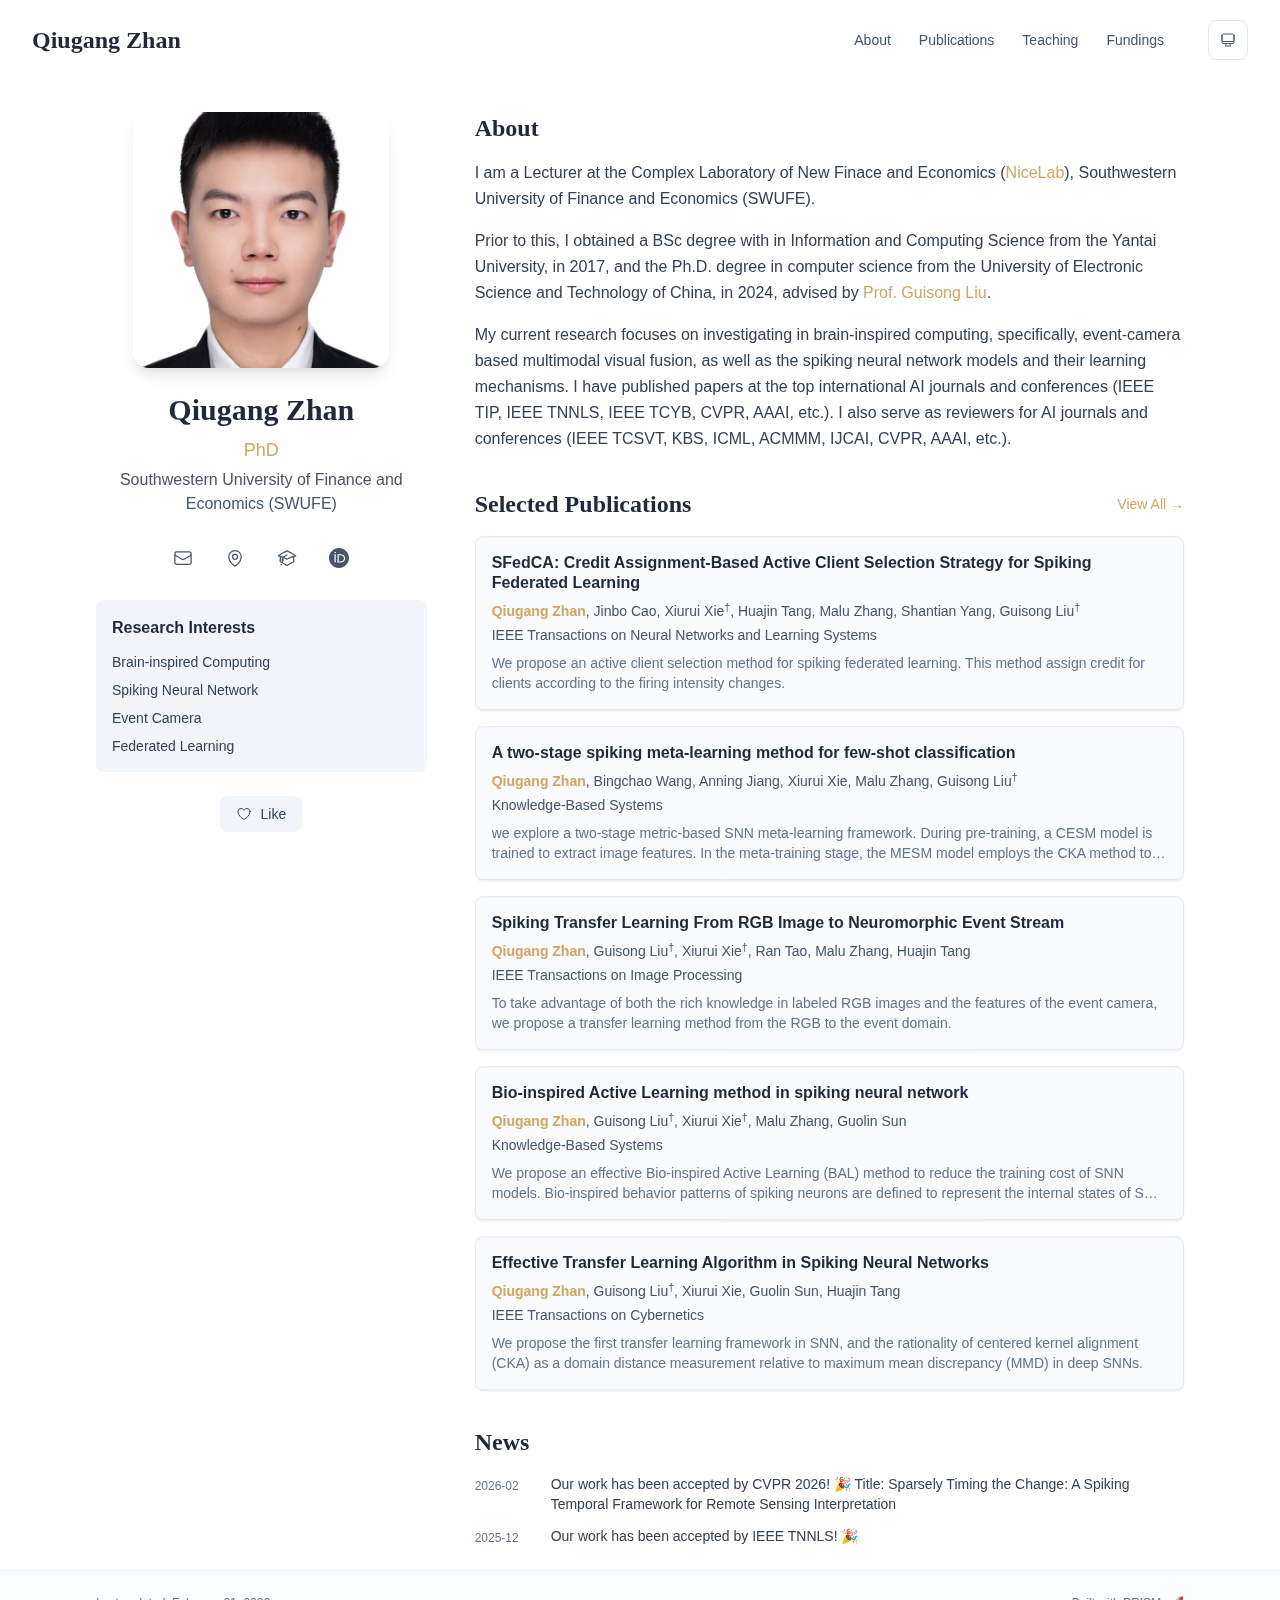
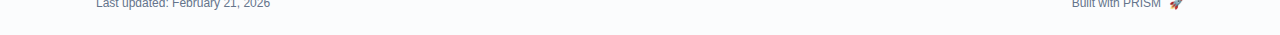
<file: index.html>
<!DOCTYPE html><html lang="en" class="scroll-smooth"><head><meta charSet="utf-8"/><meta name="viewport" content="width=device-width, initial-scale=1"/><link rel="preload" as="image" href="/bio.jpg"/><link rel="stylesheet" href="/_next/static/css/4c59616ffa01abc8.css" data-precedence="next"/><link rel="preload" as="script" fetchPriority="low" href="/_next/static/chunks/webpack-af78f5c2c11af041.js"/><script src="/_next/static/chunks/4bd1b696-70b6d399998de86a.js" async=""></script><script src="/_next/static/chunks/684-5aaa8290a129f299.js" async=""></script><script src="/_next/static/chunks/main-app-8967dbb337c2822d.js" async=""></script><script src="/_next/static/chunks/17-9c04c9413a9f9f1f.js" async=""></script><script src="/_next/static/chunks/874-6cc630662f3664af.js" async=""></script><script src="/_next/static/chunks/862-15038af301665bb3.js" async=""></script><script src="/_next/static/chunks/app/layout-a118809a65dd8e19.js" async=""></script><script src="/_next/static/chunks/178-595a94b9af1e67b5.js" async=""></script><script src="/_next/static/chunks/748-b0753eeaf12cb586.js" async=""></script><script src="/_next/static/chunks/app/page-31460eb0e55869a4.js" async=""></script><link rel="icon" href="/favicon.svg" type="image/svg+xml"/><link rel="dns-prefetch" href="https://google-fonts.jialeliu.com"/><link rel="preconnect" href="https://google-fonts.jialeliu.com" crossorigin=""/><link rel="preload" as="style" href="https://google-fonts.jialeliu.com/css2?family=Inter:wght@300;400;500;600;700&amp;family=Crimson+Text:ital,wght@0,400;0,600;1,400&amp;display=swap"/><link rel="stylesheet" id="gfonts-css" href="https://google-fonts.jialeliu.com/css2?family=Inter:wght@300;400;500;600;700&amp;family=Crimson+Text:ital,wght@0,400;0,600;1,400&amp;display=swap" media="print"/><script>
              (function(){
                var l = document.getElementById('gfonts-css');
                if (!l) return;
                if (l.media !== 'all') {
                  l.addEventListener('load', function(){ try { l.media = 'all'; } catch(e){} });
                }
              })();
            </script><noscript><link rel="stylesheet" href="https://google-fonts.jialeliu.com/css2?family=Inter:wght@300;400;500;600;700&amp;family=Crimson+Text:ital,wght@0,400;0,600;1,400&amp;display=swap"/></noscript><script>
              try {
                const theme = localStorage.getItem('theme-storage');
                const parsed = theme ? JSON.parse(theme) : null;
                const setting = parsed?.state?.theme || 'system';
                const prefersDark = typeof window !== 'undefined' && window.matchMedia && window.matchMedia('(prefers-color-scheme: dark)').matches;
                const effective = setting === 'dark' ? 'dark' : (setting === 'light' ? 'light' : (prefersDark ? 'dark' : 'light'));
                var root = document.documentElement;
                root.classList.add(effective);
                root.setAttribute('data-theme', effective);
              } catch (e) {
                var root = document.documentElement;
                root.classList.add('light');
                root.setAttribute('data-theme', 'light');
              }
            </script><title>Qiugang Zhan</title><meta name="description" content="Lecturer at the Southwestern University of Finance and Economics (SWUFE)."/><meta name="author" content="Qiugang Zhan"/><meta name="keywords" content="Qiugang Zhan,PhD,Research,Southwestern University of Finance and Economics (SWUFE)"/><meta name="creator" content="Qiugang Zhan"/><meta name="publisher" content="Qiugang Zhan"/><meta property="og:title" content="Qiugang Zhan"/><meta property="og:description" content="Lecturer at the Southwestern University of Finance and Economics (SWUFE)."/><meta property="og:site_name" content="Qiugang Zhan&#x27;s Academic Website"/><meta property="og:locale" content="en_US"/><meta property="og:type" content="website"/><meta name="twitter:card" content="summary"/><meta name="twitter:title" content="Qiugang Zhan"/><meta name="twitter:description" content="Lecturer at the Southwestern University of Finance and Economics (SWUFE)."/><link rel="icon" href="/favicon.svg"/><script>document.querySelectorAll('body link[rel="icon"], body link[rel="apple-touch-icon"]').forEach(el => document.head.appendChild(el))</script><script src="/_next/static/chunks/polyfills-42372ed130431b0a.js" noModule=""></script></head><body class="font-sans antialiased"><div style="visibility:hidden"><nav class="fixed top-0 left-0 right-0 z-50" data-headlessui-state=""><div class="transition-all duration-300 ease-out bg-transparent" style="transform:translateY(-100px)"><div class="max-w-7xl mx-auto px-4 sm:px-6 lg:px-8"><div class="flex justify-between items-center h-16 lg:h-20"><div class="flex-shrink-0" tabindex="0"><a class="text-xl lg:text-2xl font-serif font-semibold text-primary hover:text-accent transition-colors duration-200" href="/">Qiugang Zhan</a></div><div class="hidden lg:block"><div class="ml-10 flex items-center space-x-8"><div class="flex items-baseline space-x-1"><a class="relative px-3 py-2 text-sm font-medium rounded-lg transition-colors duration-150 text-primary" href="/"><span class="relative z-10">About</span><div class="absolute inset-0 rounded-lg bg-accent/10"></div></a><a class="relative px-3 py-2 text-sm font-medium rounded-lg transition-colors duration-150 text-neutral-600" href="/publications/"><span class="relative z-10">Publications</span></a><a class="relative px-3 py-2 text-sm font-medium rounded-lg transition-colors duration-150 text-neutral-600" href="/teaching/"><span class="relative z-10">Teaching</span></a><a class="relative px-3 py-2 text-sm font-medium rounded-lg transition-colors duration-150 text-neutral-600" href="/fundings/"><span class="relative z-10">Fundings</span></a></div><div class="flex items-center justify-center w-10 h-10 rounded-lg border border-neutral-200 dark:border-[rgba(148,163,184,0.24)] bg-background dark:bg-neutral-800"><div class="w-4 h-4 rounded-full bg-neutral-300 animate-pulse"></div></div></div></div><div class="lg:hidden flex items-center space-x-2"><div class="flex items-center justify-center w-10 h-10 rounded-lg border border-neutral-200 dark:border-[rgba(148,163,184,0.24)] bg-background dark:bg-neutral-800"><div class="w-4 h-4 rounded-full bg-neutral-300 animate-pulse"></div></div><button class="inline-flex items-center justify-center p-2 rounded-md text-neutral-600 hover:text-primary hover:bg-neutral-100 dark:hover:bg-neutral-800 focus:outline-none focus:ring-2 focus:ring-inset focus:ring-accent transition-colors duration-200" id="headlessui-disclosure-button-«R5pdb»" type="button" aria-expanded="false" data-headlessui-state=""><span class="sr-only">Open main menu</span><div><svg xmlns="http://www.w3.org/2000/svg" fill="none" viewBox="0 0 24 24" stroke-width="1.5" stroke="currentColor" aria-hidden="true" data-slot="icon" class="block h-6 w-6"><path stroke-linecap="round" stroke-linejoin="round" d="M3.75 6.75h16.5M3.75 12h16.5m-16.5 5.25h16.5"></path></svg></div></button></div></div></div></div></nav><main class="min-h-screen pt-16 lg:pt-20"><div class="max-w-6xl mx-auto px-4 sm:px-6 lg:px-8 py-8 bg-background min-h-screen"><div class="grid grid-cols-1 lg:grid-cols-3 gap-12"><div class="lg:col-span-1"><div class="sticky top-8" style="opacity:0;transform:translateY(20px)"><div class="w-64 h-64 mx-auto mb-6 rounded-2xl overflow-hidden shadow-lg hover:shadow-xl transition-all duration-200 hover:scale-105"><img alt="Qiugang Zhan" width="256" height="256" decoding="async" data-nimg="1" class="w-full h-full object-cover object-[32%_center]" style="color:transparent" src="/bio.jpg"/></div><div class="text-center mb-6"><h1 class="text-3xl font-serif font-bold text-primary mb-2">Qiugang Zhan</h1><p class="text-lg text-accent font-medium mb-1">PhD</p><p class="text-neutral-600 mb-2">Southwestern University of Finance and Economics (SWUFE)</p></div><div class="flex flex-wrap justify-center gap-3 sm:gap-4 mb-6 relative px-2"><div class="relative"><button class="p-2 sm:p-2 transition-colors duration-200 text-neutral-600 dark:text-neutral-400 hover:text-accent" aria-label="Email"><svg xmlns="http://www.w3.org/2000/svg" fill="none" viewBox="0 0 24 24" stroke-width="1.5" stroke="currentColor" aria-hidden="true" data-slot="icon" class="h-5 w-5"><path stroke-linecap="round" stroke-linejoin="round" d="M21.75 6.75v10.5a2.25 2.25 0 0 1-2.25 2.25h-15a2.25 2.25 0 0 1-2.25-2.25V6.75m19.5 0A2.25 2.25 0 0 0 19.5 4.5h-15a2.25 2.25 0 0 0-2.25 2.25m19.5 0v.243a2.25 2.25 0 0 1-1.07 1.916l-7.5 4.615a2.25 2.25 0 0 1-2.36 0L3.32 8.91a2.25 2.25 0 0 1-1.07-1.916V6.75"></path></svg></button></div><div class="relative"><button class="p-2 sm:p-2 transition-colors duration-200 text-neutral-600 dark:text-neutral-400 hover:text-accent" aria-label="Location"><svg xmlns="http://www.w3.org/2000/svg" fill="none" viewBox="0 0 24 24" stroke-width="1.5" stroke="currentColor" aria-hidden="true" data-slot="icon" class="h-5 w-5"><path stroke-linecap="round" stroke-linejoin="round" d="M15 10.5a3 3 0 1 1-6 0 3 3 0 0 1 6 0Z"></path><path stroke-linecap="round" stroke-linejoin="round" d="M19.5 10.5c0 7.142-7.5 11.25-7.5 11.25S4.5 17.642 4.5 10.5a7.5 7.5 0 1 1 15 0Z"></path></svg></button></div><a href="https://scholar.google.com/citations?hl=zh-CN&amp;user=n3VYo4YAAAAJ" target="_blank" rel="noopener noreferrer" class="p-2 sm:p-2 text-neutral-600 dark:text-neutral-400 hover:text-accent transition-colors duration-200" aria-label="Google Scholar"><svg xmlns="http://www.w3.org/2000/svg" fill="none" viewBox="0 0 24 24" stroke-width="1.5" stroke="currentColor" aria-hidden="true" data-slot="icon" class="h-5 w-5"><path stroke-linecap="round" stroke-linejoin="round" d="M4.26 10.147a60.438 60.438 0 0 0-.491 6.347A48.62 48.62 0 0 1 12 20.904a48.62 48.62 0 0 1 8.232-4.41 60.46 60.46 0 0 0-.491-6.347m-15.482 0a50.636 50.636 0 0 0-2.658-.813A59.906 59.906 0 0 1 12 3.493a59.903 59.903 0 0 1 10.399 5.84c-.896.248-1.783.52-2.658.814m-15.482 0A50.717 50.717 0 0 1 12 13.489a50.702 50.702 0 0 1 7.74-3.342M6.75 15a.75.75 0 1 0 0-1.5.75.75 0 0 0 0 1.5Zm0 0v-3.675A55.378 55.378 0 0 1 12 8.443m-7.007 11.55A5.981 5.981 0 0 0 6.75 15.75v-1.5"></path></svg></a><a href="https://orcid.org/0000-0002-9474-0135" target="_blank" rel="noopener noreferrer" class="p-2 sm:p-2 text-neutral-600 dark:text-neutral-400 hover:text-accent transition-colors duration-200" aria-label="ORCID"><svg viewBox="0 0 24 24" fill="currentColor" class="h-5 w-5" xmlns="http://www.w3.org/2000/svg"><path d="M12 0C5.372 0 0 5.372 0 12s5.372 12 12 12 12-5.372 12-12S18.628 0 12 0zM7.369 4.378c.525 0 .947.431.947.947s-.422.947-.947.947a.95.95 0 0 1-.947-.947c0-.525.422-.947.947-.947zm-.722 3.038h1.444v10.041H6.647V7.416zm3.562 0h3.9c3.712 0 5.344 2.653 5.344 5.025 0 2.578-2.016 5.025-5.325 5.025h-3.919V7.416zm1.444 1.303v7.444h2.297c3.272 0 4.022-2.484 4.022-3.722 0-2.016-1.284-3.722-4.097-3.722h-2.222z"></path></svg></a></div><div class="bg-neutral-100 dark:bg-neutral-800 rounded-lg p-4 mb-6 hover:shadow-lg transition-all duration-200 hover:scale-[1.02]"><h3 class="font-semibold text-primary mb-3">Research Interests</h3><div class="space-y-2 text-sm text-neutral-700 dark:text-neutral-500"><div>Brain-inspired Computing</div><div>Spiking Neural Network</div><div>Event Camera</div><div>Federated Learning</div></div></div><div class="flex justify-center"><div class="relative"><button class="flex items-center space-x-2 px-4 py-2 rounded-lg font-medium text-sm transition-all duration-200 bg-neutral-100 dark:bg-neutral-800 text-neutral-700 dark:text-neutral-500 hover:bg-red-50 dark:hover:bg-red-900/20 hover:text-red-600 dark:hover:text-red-400 cursor-pointer" tabindex="0"><svg xmlns="http://www.w3.org/2000/svg" fill="none" viewBox="0 0 24 24" stroke-width="1.5" stroke="currentColor" aria-hidden="true" data-slot="icon" class="h-4 w-4"><path stroke-linecap="round" stroke-linejoin="round" d="M21 8.25c0-2.485-2.099-4.5-4.688-4.5-1.935 0-3.597 1.126-4.312 2.733-.715-1.607-2.377-2.733-4.313-2.733C5.1 3.75 3 5.765 3 8.25c0 7.22 9 12 9 12s9-4.78 9-12Z"></path></svg><span>Like</span></button></div></div></div></div><div class="lg:col-span-2 space-y-8"><section id="about" class="scroll-mt-24 space-y-8"><section style="opacity:0;transform:translateY(20px)"><h2 class="text-2xl font-serif font-bold text-primary mb-4">About</h2><div class="text-neutral-700 dark:text-neutral-600 leading-relaxed"><p class="mb-4 last:mb-0">I am a Lecturer at the Complex Laboratory of New Finace and Economics (<a href="https://nicelab.swufe.edu.cn/index.htm" node="[object Object]" target="_blank" rel="noopener noreferrer" class="text-accent font-medium transition-all duration-200 rounded hover:bg-accent/10 hover:shadow-sm">NiceLab</a>), Southwestern University of Finance and Economics (SWUFE).</p>
<p class="mb-4 last:mb-0">Prior to this, I obtained a BSc degree with in Information and Computing Science from the Yantai University, in 2017, and the Ph.D. degree in computer science from the University of Electronic Science and Technology of China, in 2024, advised by <a href="https://nicelab.swufe.edu.cn/info/1013/1170.htm" node="[object Object]" target="_blank" rel="noopener noreferrer" class="text-accent font-medium transition-all duration-200 rounded hover:bg-accent/10 hover:shadow-sm">Prof. Guisong Liu</a>.</p>
<p class="mb-4 last:mb-0">My current research focuses on investigating  in brain-inspired computing, specifically, event-camera based multimodal visual fusion, as well as the spiking neural network models and their learning mechanisms. I have published papers at the top international AI journals and conferences (IEEE TIP, IEEE TNNLS, IEEE TCYB, CVPR, AAAI, etc.). I also serve as reviewers for AI journals and conferences (IEEE TCSVT, KBS, ICML, ACMMM, IJCAI, CVPR, AAAI, etc.).</p></div></section><section style="opacity:0;transform:translateY(20px)"><div class="flex items-center justify-between mb-4"><h2 class="text-2xl font-serif font-bold text-primary">Selected Publications</h2><a class="text-accent hover:text-accent-dark text-sm font-medium transition-all duration-200 rounded hover:bg-accent/10 hover:shadow-sm" href="/publications/">View All →</a></div><div class="space-y-4"><div class="bg-neutral-50 dark:bg-neutral-800 p-4 rounded-lg shadow-sm border border-neutral-200 dark:border-[rgba(148,163,184,0.24)] hover:shadow-lg transition-all duration-200 hover:scale-[1.02]" style="opacity:0;transform:translateY(20px)"><h3 class="font-semibold text-primary mb-2 leading-tight">SFedCA: Credit Assignment-Based Active Client Selection Strategy for Spiking Federated Learning</h3><p class="text-sm text-neutral-600 dark:text-neutral-500 mb-1"><span><span class="font-semibold text-accent ">Qiugang Zhan</span>, </span><span><span class=" ">Jinbo Cao</span>, </span><span><span class=" ">Xiurui Xie</span><sup class="ml-0 text-neutral-600 dark:text-neutral-500">†</sup>, </span><span><span class=" ">Huajin Tang</span>, </span><span><span class=" ">Malu Zhang</span>, </span><span><span class=" ">Shantian Yang</span>, </span><span><span class=" ">Guisong Liu</span><sup class="ml-0 text-neutral-600 dark:text-neutral-500">†</sup></span></p><p class="text-sm text-neutral-600 dark:text-neutral-500 mb-2">IEEE Transactions on Neural Networks and Learning Systems</p><p class="text-sm text-neutral-500 dark:text-neutral-500 line-clamp-2">We propose an active client selection method for spiking federated learning. This method assign credit for clients according to the firing intensity changes.</p></div><div class="bg-neutral-50 dark:bg-neutral-800 p-4 rounded-lg shadow-sm border border-neutral-200 dark:border-[rgba(148,163,184,0.24)] hover:shadow-lg transition-all duration-200 hover:scale-[1.02]" style="opacity:0;transform:translateY(20px)"><h3 class="font-semibold text-primary mb-2 leading-tight">A two-stage spiking meta-learning method for few-shot classification</h3><p class="text-sm text-neutral-600 dark:text-neutral-500 mb-1"><span><span class="font-semibold text-accent ">Qiugang Zhan</span>, </span><span><span class=" ">Bingchao Wang</span>, </span><span><span class=" ">Anning Jiang</span>, </span><span><span class=" ">Xiurui Xie</span>, </span><span><span class=" ">Malu Zhang</span>, </span><span><span class=" ">Guisong Liu</span><sup class="ml-0 text-neutral-600 dark:text-neutral-500">†</sup></span></p><p class="text-sm text-neutral-600 dark:text-neutral-500 mb-2">Knowledge-Based Systems</p><p class="text-sm text-neutral-500 dark:text-neutral-500 line-clamp-2">we explore a two-stage metric-based SNN meta-learning framework. During pre-training, a CESM model is trained to extract image features. In the meta-training stage, the MESM model employs the CKA method to measure the similarity between these learned features for meta-learning.</p></div><div class="bg-neutral-50 dark:bg-neutral-800 p-4 rounded-lg shadow-sm border border-neutral-200 dark:border-[rgba(148,163,184,0.24)] hover:shadow-lg transition-all duration-200 hover:scale-[1.02]" style="opacity:0;transform:translateY(20px)"><h3 class="font-semibold text-primary mb-2 leading-tight">Spiking Transfer Learning From RGB Image to Neuromorphic Event Stream</h3><p class="text-sm text-neutral-600 dark:text-neutral-500 mb-1"><span><span class="font-semibold text-accent ">Qiugang Zhan</span>, </span><span><span class=" ">Guisong Liu</span><sup class="ml-0 text-neutral-600 dark:text-neutral-500">†</sup>, </span><span><span class=" ">Xiurui Xie</span><sup class="ml-0 text-neutral-600 dark:text-neutral-500">†</sup>, </span><span><span class=" ">Ran Tao</span>, </span><span><span class=" ">Malu Zhang</span>, </span><span><span class=" ">Huajin Tang</span></span></p><p class="text-sm text-neutral-600 dark:text-neutral-500 mb-2">IEEE Transactions on Image Processing</p><p class="text-sm text-neutral-500 dark:text-neutral-500 line-clamp-2">To take advantage of both the rich knowledge in labeled RGB images and the features of the event camera, we propose a transfer learning method from the RGB to the event domain.</p></div><div class="bg-neutral-50 dark:bg-neutral-800 p-4 rounded-lg shadow-sm border border-neutral-200 dark:border-[rgba(148,163,184,0.24)] hover:shadow-lg transition-all duration-200 hover:scale-[1.02]" style="opacity:0;transform:translateY(20px)"><h3 class="font-semibold text-primary mb-2 leading-tight">Bio-inspired Active Learning method in spiking neural network</h3><p class="text-sm text-neutral-600 dark:text-neutral-500 mb-1"><span><span class="font-semibold text-accent ">Qiugang Zhan</span>, </span><span><span class=" ">Guisong Liu</span><sup class="ml-0 text-neutral-600 dark:text-neutral-500">†</sup>, </span><span><span class=" ">Xiurui Xie</span><sup class="ml-0 text-neutral-600 dark:text-neutral-500">†</sup>, </span><span><span class=" ">Malu Zhang</span>, </span><span><span class=" ">Guolin Sun</span></span></p><p class="text-sm text-neutral-600 dark:text-neutral-500 mb-2">Knowledge-Based Systems</p><p class="text-sm text-neutral-500 dark:text-neutral-500 line-clamp-2">We propose an effective Bio-inspired Active Learning (BAL) method to reduce the training cost of SNN models. Bio-inspired behavior patterns of spiking neurons are defined to represent the internal states of SNN models for active learning.</p></div><div class="bg-neutral-50 dark:bg-neutral-800 p-4 rounded-lg shadow-sm border border-neutral-200 dark:border-[rgba(148,163,184,0.24)] hover:shadow-lg transition-all duration-200 hover:scale-[1.02]" style="opacity:0;transform:translateY(20px)"><h3 class="font-semibold text-primary mb-2 leading-tight">Effective Transfer Learning Algorithm in Spiking Neural Networks</h3><p class="text-sm text-neutral-600 dark:text-neutral-500 mb-1"><span><span class="font-semibold text-accent ">Qiugang Zhan</span>, </span><span><span class=" ">Guisong Liu</span><sup class="ml-0 text-neutral-600 dark:text-neutral-500">†</sup>, </span><span><span class=" ">Xiurui Xie</span>, </span><span><span class=" ">Guolin Sun</span>, </span><span><span class=" ">Huajin Tang</span></span></p><p class="text-sm text-neutral-600 dark:text-neutral-500 mb-2">IEEE Transactions on Cybernetics</p><p class="text-sm text-neutral-500 dark:text-neutral-500 line-clamp-2">We propose the first transfer learning framework in SNN, and the rationality of centered kernel alignment (CKA) as a domain distance measurement relative to maximum mean discrepancy (MMD) in deep SNNs.</p></div></div></section><section style="opacity:0;transform:translateY(20px)"><h2 class="text-2xl font-serif font-bold text-primary mb-4">News</h2><div class="space-y-3"><div class="flex items-start space-x-3"><span class="text-xs text-neutral-500 mt-1 w-16 flex-shrink-0">2026-02</span><p class="text-sm text-neutral-700">Our work has been accepted by CVPR 2026! 🎉 Title: Sparsely Timing the Change: A Spiking Temporal Framework for Remote Sensing Interpretation </p></div><div class="flex items-start space-x-3"><span class="text-xs text-neutral-500 mt-1 w-16 flex-shrink-0">2025-12</span><p class="text-sm text-neutral-700">Our work has been accepted by IEEE TNNLS! 🎉</p></div></div></section></section></div></div></div><!--$--><!--/$--><!--$--><!--/$--></main><footer class="border-t border-neutral-200/50 bg-neutral-50/50 dark:bg-neutral-900/50 dark:border-neutral-700/50"><div class="max-w-6xl mx-auto px-4 sm:px-6 lg:px-8 py-6"><div class="flex flex-col sm:flex-row justify-between items-center gap-2"><p class="text-xs text-neutral-500">Last updated: <!-- -->February 21, 2026</p><p class="text-xs text-neutral-500 flex items-center"><a href="https://github.com/xyjoey/PRISM" target="_blank" rel="noopener noreferrer">Built with PRISM</a><span class="ml-2">🚀</span></p></div></div></footer></div><script src="/_next/static/chunks/webpack-af78f5c2c11af041.js" async=""></script><script>(self.__next_f=self.__next_f||[]).push([0])</script><script>self.__next_f.push([1,"1:\"$Sreact.fragment\"\n2:I[3719,[\"17\",\"static/chunks/17-9c04c9413a9f9f1f.js\",\"874\",\"static/chunks/874-6cc630662f3664af.js\",\"862\",\"static/chunks/862-15038af301665bb3.js\",\"177\",\"static/chunks/app/layout-a118809a65dd8e19.js\"],\"ThemeProvider\"]\n3:I[768,[\"17\",\"static/chunks/17-9c04c9413a9f9f1f.js\",\"874\",\"static/chunks/874-6cc630662f3664af.js\",\"862\",\"static/chunks/862-15038af301665bb3.js\",\"177\",\"static/chunks/app/layout-a118809a65dd8e19.js\"],\"default\"]\n4:I[7555,[],\"\"]\n5:I[1295,[],\"\"]\n6:I[2548,[\"17\",\"static/chunks/17-9c04c9413a9f9f1f.js\",\"874\",\"static/chunks/874-6cc630662f3664af.js\",\"862\",\"static/chunks/862-15038af301665bb3.js\",\"177\",\"static/chunks/app/layout-a118809a65dd8e19.js\"],\"default\"]\n7:I[7437,[\"17\",\"static/chunks/17-9c04c9413a9f9f1f.js\",\"178\",\"static/chunks/178-595a94b9af1e67b5.js\",\"874\",\"static/chunks/874-6cc630662f3664af.js\",\"748\",\"static/chunks/748-b0753eeaf12cb586.js\",\"974\",\"static/chunks/app/page-31460eb0e55869a4.js\"],\"default\"]\n8:I[9507,[\"17\",\"static/chunks/17-9c04c9413a9f9f1f.js\",\"178\",\"static/chunks/178-595a94b9af1e67b5.js\",\"874\",\"static/chunks/874-6cc630662f3664af.js\",\"748\",\"static/chunks/748-b0753eeaf12cb586.js\",\"974\",\"static/chunks/app/page-31460eb0e55869a4.js\"],\"default\"]\n9:I[5218,[\"17\",\"static/chunks/17-9c04c9413a9f9f1f.js\",\"178\",\"static/chunks/178-595a94b9af1e67b5.js\",\"874\",\"static/chunks/874-6cc630662f3664af.js\",\"748\",\"static/chunks/748-b0753eeaf12cb586.js\",\"974\",\"static/chunks/app/page-31460eb0e55869a4.js\"],\"default\"]\n14:I[1990,[\"17\",\"static/chunks/17-9c04c9413a9f9f1f.js\",\"178\",\"static/chunks/178-595a94b9af1e67b5.js\",\"874\",\"static/chunks/874-6cc630662f3664af.js\",\"748\",\"static/chunks/748-b0753eeaf12cb586.js\",\"974\",\"static/chunks/app/page-31460eb0e55869a4.js\"],\"default\"]\n15:I[9665,[],\"MetadataBoundary\"]\n17:I[9665,[],\"OutletBoundary\"]\n1a:I[4911,[],\"AsyncMetadataOutlet\"]\n1c:I[9665,[],\"ViewportBoundary\"]\n1e:I[6614,[],\"\"]\n:HL[\"/_next/static/css/4c59616ffa01abc8.css\",\"style\"]\na:T4f2,The spiking federated learning (FL) is an emerging distributed learning paradigm that allows resource-constrained devices to "])</script><script>self.__next_f.push([1,"train collaboratively at low power consumption without exchanging local data. It takes advantage of both the privacy computation property in FL and the energy efficiency in spiking neural networks (SNNs). However, existing spiking FL methods employ a random selection approach for client aggregation, assuming unbiased client participation. This neglect of statistical heterogeneity significantly affects the convergence and precision of the global model. In this work, we propose a credit assignment-based active client selection strategy for spiking federated learning, the SFedCA, to aggregate clients contributing to the global sample distribution balance judiciously. Specifically, the client credits are assigned by the firing intensity state before and after local model training, which reflects the difference in local data distribution from the global model. The comprehensive experiments are conducted on various non-identical and independent distribution (non-IID) scenarios. The experimental results demonstrate that the SFedCA outperforms the existing state-of-the-art spiking FL methods and requires fewer communication rounds.b:T6cf,@ARTICLE{zhan2025sfedca,\n  author = {Zhan, Qiugang and Cao, Jinbo and Xie, Xiurui and Tang, Huajin and Zhang, Malu and Yang, Shantian and Liu, Guisong},\n  journal = {IEEE Transactions on Neural Networks and Learning Systems},\n  title = {SFedCA: Credit Assignment-Based Active Client Selection Strategy for Spiking Federated Learning},\n  year = {2025},\n  volume = {},\n  number = {},\n  pages = {1-13},\n  publisher = {IEEE},\n  abstract = {The spiking federated learning (FL) is an emerging distributed learning paradigm that allows resource-constrained devices to train collaboratively at low power consumption without exchanging local data. It takes advantage of both the privacy computation property in FL and the energy efficiency in spiking neural networks (SNNs). However, existing spiking FL methods employ a random selection approach for client aggregation, assuming unbiased client participation"])</script><script>self.__next_f.push([1,". This neglect of statistical heterogeneity significantly affects the convergence and precision of the global model. In this work, we propose a credit assignment-based active client selection strategy for spiking federated learning, the SFedCA, to aggregate clients contributing to the global sample distribution balance judiciously. Specifically, the client credits are assigned by the firing intensity state before and after local model training, which reflects the difference in local data distribution from the global model. The comprehensive experiments are conducted on various non-identical and independent distribution (non-IID) scenarios. The experimental results demonstrate that the SFedCA outperforms the existing state-of-the-art spiking FL methods and requires fewer communication rounds.},\n  doi = {10.1109/TNNLS.2025.3639578}\n}c:T549,In recent years, deep spiking neural networks (SNNs) have demonstrated promising performance across various applications, owing to their low-power characteristics. Research on SNN meta-learning has enabled SNNs to reduce both label cost and computational power consumption in few-shot classification tasks. However, current SNN meta-learning methods still lag behind traditional artificial neural networks (ANNs) in terms of accuracy. In this work, we explore a two-stage metric-based SNN meta-learning framework that achieves the highest accuracy performance in SNN. This framework comprises a pre-training stage and a meta-training stage. During pre-training, a classification embedding SNN model (CESM) is trained to extract image features. Subsequently, in the meta-training stage, the meta embedding SNN model (MESM) employs the centered kernel alignment (CKA) method to measure the similarity between these learned features for meta-learning. We conduct extensive experiments on the Omniglot, tieredImageNet, and miniImageNet datasets, evaluating both CESM and MESM models. Experimental results demonstrate that the proposed framework improves performance by 5% on average compared to previou"])</script><script>self.__next_f.push([1,"s SNN meta-learning approaches. The proposed method surpasses the early classical ANN methods and further closes the gap with ANN state-of-the-art methods.d:T732,@article{ZHAN2024111220,\n  title = {A two-stage spiking meta-learning method for few-shot classification},\n  journal = {Knowledge-Based Systems},\n  volume = {284},\n  pages = {111220},\n  year = {2024},\n  issn = {0950-7051},\n  doi = {https://doi.org/10.1016/j.knosys.2023.111220},\n  url = {https://www.sciencedirect.com/science/article/pii/S095070512300970X},\n  author = {Zhan, Qiugang and Wang, Bingchao and Jiang, Anning and Xie, Xiurui and Zhang, Malu and Liu, Guisong},\n  abstract = {In recent years, deep spiking neural networks (SNNs) have demonstrated promising performance across various applications, owing to their low-power characteristics. Research on SNN meta-learning has enabled SNNs to reduce both label cost and computational power consumption in few-shot classification tasks. However, current SNN meta-learning methods still lag behind traditional artificial neural networks (ANNs) in terms of accuracy. In this work, we explore a two-stage metric-based SNN meta-learning framework that achieves the highest accuracy performance in SNN. This framework comprises a pre-training stage and a meta-training stage. During pre-training, a classification embedding SNN model (CESM) is trained to extract image features. Subsequently, in the meta-training stage, the meta embedding SNN model (MESM) employs the centered kernel alignment (CKA) method to measure the similarity between these learned features for meta-learning. We conduct extensive experiments on the Omniglot, tieredImageNet, and miniImageNet datasets, evaluating both CESM and MESM models. Experimental results demonstrate that the proposed framework improves performance by 5% on average compared to previous SNN meta-learning approaches. The proposed method surpasses the early classical ANN methods and further closes the gap with ANN state-of-the-art methods.}\n}e:T654,Recent advances in bio-inspired visio"])</script><script>self.__next_f.push([1,"n with event cameras and associated spiking neural networks (SNNs) have provided promising solutions for low-power consumption neuromorphic tasks. However, as the research of event cameras is still in its infancy, the amount of labeled event stream data is much less than that of the RGB database. The traditional method of converting static images into event streams by simulation to increase the sample size cannot simulate the characteristics of event cameras such as high temporal resolution. To take advantage of both the rich knowledge in labeled RGB images and the features of the event camera, we propose a transfer learning method from the RGB to the event domain in this paper. Specifically, we first introduce a transfer learning framework named R2ETL (RGB to Event Transfer Learning), including a novel encoding alignment module and a feature alignment module. Then, we introduce the temporal centered kernel alignment (TCKA) loss function to improve the efficiency of transfer learning. It aligns the distribution of temporal neuron states by adding a temporal learning constraint. Finally, we theoretically analyze the amount of data required by the deep neuromorphic model to prove the necessity of our method. Numerous experiments demonstrate that our proposed framework outperforms the state-of-the-art SNN and artificial neural network (ANN) models trained on event streams, including N-MNIST, CIFAR10-DVS and N-Caltech101. This indicates that the R2ETL framework is able to leverage the knowledge of labeled RGB images to help the training of SNN on event streams.f:T7f4,@ARTICLE{zhan2024spiking,\n  author = {Zhan, Qiugang and Liu, Guisong and Xie, Xiurui and Tao, Ran and Zhang, Malu and Tang, Huajin},\n  journal = {IEEE Transactions on Image Processing},\n  title = {Spiking Transfer Learning From RGB Image to Neuromorphic Event Stream},\n  year = {2024},\n  volume = {33},\n  number = {},\n  pages = {4274-4287},\n  publisher = {IEEE},\n  abstract = {Recent advances in bio-inspired vision with event cameras and associated spiking "])</script><script>self.__next_f.push([1,"neural networks (SNNs) have provided promising solutions for low-power consumption neuromorphic tasks. However, as the research of event cameras is still in its infancy, the amount of labeled event stream data is much less than that of the RGB database. The traditional method of converting static images into event streams by simulation to increase the sample size cannot simulate the characteristics of event cameras such as high temporal resolution. To take advantage of both the rich knowledge in labeled RGB images and the features of the event camera, we propose a transfer learning method from the RGB to the event domain in this paper. Specifically, we first introduce a transfer learning framework named R2ETL (RGB to Event Transfer Learning), including a novel encoding alignment module and a feature alignment module. Then, we introduce the temporal centered kernel alignment (TCKA) loss function to improve the efficiency of transfer learning. It aligns the distribution of temporal neuron states by adding a temporal learning constraint. Finally, we theoretically analyze the amount of data required by the deep neuromorphic model to prove the necessity of our method. Numerous experiments demonstrate that our proposed framework outperforms the state-of-the-art SNN and artificial neural network (ANN) models trained on event streams, including N-MNIST, CIFAR10-DVS and N-Caltech101. This indicates that the R2ETL framework is able to leverage the knowledge of labeled RGB images to help the training of SNN on event streams.},\n  doi = {10.1109/TIP.2024.3430043}\n}10:T453,Spiking neural networks (SNNs) have gained a lot of attention and achievements recently because of their low-power advantages on neuromorphic hardware. However, training deep SNNs still requires a large number of labeled data which are expensive to obtain. To address this issue, we propose an effective Bio-inspired Active Learning (BAL) method in this paper to reduce the training cost of SNN models. Specifically, bio-inspired behavior patterns of spiking neu"])</script><script>self.__next_f.push([1,"rons are defined to represent the internal states of SNN models for active learning. Then, an active learning sample selection strategy is proposed by leveraging the empirical and generalization pattern divergence in SNNs. By labeling selected samples and adding them to training, behavioral patterns can be optimized to improve the performance of neural networks. Comprehensive experiments are conducted on the CIFAR-10, SVHN, and Fashion-MNIST datasets with various sample proportions. The experimental results demonstrate that the proposed BAL achieves state-of-the-arts performance in SNNs compared with the existing active learning methods.11:T620,@article{ZHAN2023110193,\n  title = {Bio-inspired Active Learning method in spiking neural network},\n  journal = {Knowledge-Based Systems},\n  volume = {261},\n  pages = {110193},\n  year = {2023},\n  issn = {0950-7051},\n  doi = {https://doi.org/10.1016/j.knosys.2022.110193},\n  url = {https://www.sciencedirect.com/science/article/pii/S0950705122012898},\n  author = {Zhan, Qiugang and Liu, Guisong and Xie, Xiurui and Zhang, Malu and Sun, Guolin},\n  abstract = {Spiking neural networks (SNNs) have gained a lot of attention and achievements recently because of their low-power advantages on neuromorphic hardware. However, training deep SNNs still requires a large number of labeled data which are expensive to obtain. To address this issue, we propose an effective Bio-inspired Active Learning (BAL) method in this paper to reduce the training cost of SNN models. Specifically, bio-inspired behavior patterns of spiking neurons are defined to represent the internal states of SNN models for active learning. Then, an active learning sample selection strategy is proposed by leveraging the empirical and generalization pattern divergence in SNNs. By labeling selected samples and adding them to training, behavioral patterns can be optimized to improve the performance of neural networks. Comprehensive experiments are conducted on the CIFAR-10, SVHN, and Fashion-MNIST datasets with various sample "])</script><script>self.__next_f.push([1,"proportions. The experimental results demonstrate that the proposed BAL achieves state-of-the-arts performance in SNNs compared with the existing active learning methods.}\n}12:T42f,As the third generation of neural networks, spiking neural networks (SNNs) have gained much attention recently because of their high energy efficiency on neuromorphic hardware. However, training deep SNNs requires many labeled data that are expensive to obtain in real-world applications, as traditional artificial neural networks (ANNs). In order to address this issue, transfer learning has been proposed and widely used in traditional ANNs, but it has limited use in SNNs. In this article, we propose an effective transfer learning framework for deep SNNs based on the domain in-variance representation. Specifically, we analyze the rationality of centered kernel alignment (CKA) as a domain distance measurement relative to maximum mean discrepancy (MMD) in deep SNNs. In addition, we study the feature transferability across different layers by testing on the Office-31, Office-Caltech-10, and PACS datasets. The experimental results demonstrate the transferability of SNNs and show the effectiveness of the proposed transfer learning framework by using CKA in SNNs.13:T5bf,@ARTICLE{zhan2022effective,\n  author = {Zhan, Qiugang and Liu, Guisong and Xie, Xiurui and Sun, Guolin and Tang, Huajin},\n  journal = {IEEE Transactions on Cybernetics},\n  title = {Effective Transfer Learning Algorithm in Spiking Neural Networks},\n  year = {2022},\n  volume = {52},\n  number = {12},\n  pages = {13323-13335},\n  publisher = {IEEE},\n  abstract = {As the third generation of neural networks, spiking neural networks (SNNs) have gained much attention recently because of their high energy efficiency on neuromorphic hardware. However, training deep SNNs requires many labeled data that are expensive to obtain in real-world applications, as traditional artificial neural networks (ANNs). In order to address this issue, transfer learning has been proposed and widely used in tr"])</script><script>self.__next_f.push([1,"aditional ANNs, but it has limited use in SNNs. In this article, we propose an effective transfer learning framework for deep SNNs based on the domain in-variance representation. Specifically, we analyze the rationality of centered kernel alignment (CKA) as a domain distance measurement relative to maximum mean discrepancy (MMD) in deep SNNs. In addition, we study the feature transferability across different layers by testing on the Office-31, Office-Caltech-10, and PACS datasets. The experimental results demonstrate the transferability of SNNs and show the effectiveness of the proposed transfer learning framework by using CKA in SNNs.},\n  doi = {10.1109/TCYB.2021.3079097}\n}"])</script><script>self.__next_f.push([1,"0:{\"P\":null,\"b\":\"k-ps3BQe1Ib6TwtNC5ngO\",\"p\":\"\",\"c\":[\"\",\"\"],\"i\":false,\"f\":[[[\"\",{\"children\":[\"__PAGE__\",{}]},\"$undefined\",\"$undefined\",true],[\"\",[\"$\",\"$1\",\"c\",{\"children\":[[[\"$\",\"link\",\"0\",{\"rel\":\"stylesheet\",\"href\":\"/_next/static/css/4c59616ffa01abc8.css\",\"precedence\":\"next\",\"crossOrigin\":\"$undefined\",\"nonce\":\"$undefined\"}]],[\"$\",\"html\",null,{\"lang\":\"en\",\"className\":\"scroll-smooth\",\"suppressHydrationWarning\":true,\"children\":[[\"$\",\"head\",null,{\"children\":[[\"$\",\"link\",null,{\"rel\":\"icon\",\"href\":\"/favicon.svg\",\"type\":\"image/svg+xml\"}],[\"$\",\"link\",null,{\"rel\":\"dns-prefetch\",\"href\":\"https://google-fonts.jialeliu.com\"}],[\"$\",\"link\",null,{\"rel\":\"preconnect\",\"href\":\"https://google-fonts.jialeliu.com\",\"crossOrigin\":\"\"}],[\"$\",\"link\",null,{\"rel\":\"preload\",\"as\":\"style\",\"href\":\"https://google-fonts.jialeliu.com/css2?family=Inter:wght@300;400;500;600;700\u0026family=Crimson+Text:ital,wght@0,400;0,600;1,400\u0026display=swap\"}],[\"$\",\"link\",null,{\"rel\":\"stylesheet\",\"id\":\"gfonts-css\",\"href\":\"https://google-fonts.jialeliu.com/css2?family=Inter:wght@300;400;500;600;700\u0026family=Crimson+Text:ital,wght@0,400;0,600;1,400\u0026display=swap\",\"media\":\"print\"}],[\"$\",\"script\",null,{\"dangerouslySetInnerHTML\":{\"__html\":\"\\n              (function(){\\n                var l = document.getElementById('gfonts-css');\\n                if (!l) return;\\n                if (l.media !== 'all') {\\n                  l.addEventListener('load', function(){ try { l.media = 'all'; } catch(e){} });\\n                }\\n              })();\\n            \"}}],[\"$\",\"noscript\",null,{\"children\":[\"$\",\"link\",null,{\"rel\":\"stylesheet\",\"href\":\"https://google-fonts.jialeliu.com/css2?family=Inter:wght@300;400;500;600;700\u0026family=Crimson+Text:ital,wght@0,400;0,600;1,400\u0026display=swap\"}]}],[\"$\",\"script\",null,{\"dangerouslySetInnerHTML\":{\"__html\":\"\\n              try {\\n                const theme = localStorage.getItem('theme-storage');\\n                const parsed = theme ? JSON.parse(theme) : null;\\n                const setting = parsed?.state?.theme || 'system';\\n                const prefersDark = typeof window !== 'undefined' \u0026\u0026 window.matchMedia \u0026\u0026 window.matchMedia('(prefers-color-scheme: dark)').matches;\\n                const effective = setting === 'dark' ? 'dark' : (setting === 'light' ? 'light' : (prefersDark ? 'dark' : 'light'));\\n                var root = document.documentElement;\\n                root.classList.add(effective);\\n                root.setAttribute('data-theme', effective);\\n              } catch (e) {\\n                var root = document.documentElement;\\n                root.classList.add('light');\\n                root.setAttribute('data-theme', 'light');\\n              }\\n            \"}}]]}],[\"$\",\"body\",null,{\"className\":\"font-sans antialiased\",\"children\":[\"$\",\"$L2\",null,{\"children\":[[\"$\",\"$L3\",null,{\"items\":[{\"title\":\"About\",\"type\":\"page\",\"target\":\"about\",\"href\":\"/\"},{\"title\":\"Publications\",\"type\":\"page\",\"target\":\"publications\",\"href\":\"/publications\"},{\"title\":\"Teaching\",\"type\":\"page\",\"target\":\"teaching\",\"href\":\"/teaching\"},{\"title\":\"Fundings\",\"type\":\"page\",\"target\":\"fundings\",\"href\":\"/fundings\"}],\"siteTitle\":\"Qiugang Zhan\",\"enableOnePageMode\":false}],[\"$\",\"main\",null,{\"className\":\"min-h-screen pt-16 lg:pt-20\",\"children\":[\"$\",\"$L4\",null,{\"parallelRouterKey\":\"children\",\"error\":\"$undefined\",\"errorStyles\":\"$undefined\",\"errorScripts\":\"$undefined\",\"template\":[\"$\",\"$L5\",null,{}],\"templateStyles\":\"$undefined\",\"templateScripts\":\"$undefined\",\"notFound\":[[[\"$\",\"title\",null,{\"children\":\"404: This page could not be found.\"}],[\"$\",\"div\",null,{\"style\":{\"fontFamily\":\"system-ui,\\\"Segoe UI\\\",Roboto,Helvetica,Arial,sans-serif,\\\"Apple Color Emoji\\\",\\\"Segoe UI Emoji\\\"\",\"height\":\"100vh\",\"textAlign\":\"center\",\"display\":\"flex\",\"flexDirection\":\"column\",\"alignItems\":\"center\",\"justifyContent\":\"center\"},\"children\":[\"$\",\"div\",null,{\"children\":[[\"$\",\"style\",null,{\"dangerouslySetInnerHTML\":{\"__html\":\"body{color:#000;background:#fff;margin:0}.next-error-h1{border-right:1px solid rgba(0,0,0,.3)}@media (prefers-color-scheme:dark){body{color:#fff;background:#000}.next-error-h1{border-right:1px solid rgba(255,255,255,.3)}}\"}}],[\"$\",\"h1\",null,{\"className\":\"next-error-h1\",\"style\":{\"display\":\"inline-block\",\"margin\":\"0 20px 0 0\",\"padding\":\"0 23px 0 0\",\"fontSize\":24,\"fontWeight\":500,\"verticalAlign\":\"top\",\"lineHeight\":\"49px\"},\"children\":404}],[\"$\",\"div\",null,{\"style\":{\"display\":\"inline-block\"},\"children\":[\"$\",\"h2\",null,{\"style\":{\"fontSize\":14,\"fontWeight\":400,\"lineHeight\":\"49px\",\"margin\":0},\"children\":\"This page could not be found.\"}]}]]}]}]],[]],\"forbidden\":\"$undefined\",\"unauthorized\":\"$undefined\"}]}],[\"$\",\"$L6\",null,{\"lastUpdated\":\"February 21, 2026\"}]]}]}]]}]]}],{\"children\":[\"__PAGE__\",[\"$\",\"$1\",\"c\",{\"children\":[[\"$\",\"div\",null,{\"className\":\"max-w-6xl mx-auto px-4 sm:px-6 lg:px-8 py-8 bg-background min-h-screen\",\"children\":[\"$\",\"div\",null,{\"className\":\"grid grid-cols-1 lg:grid-cols-3 gap-12\",\"children\":[[\"$\",\"div\",null,{\"className\":\"lg:col-span-1\",\"children\":[\"$\",\"$L7\",null,{\"author\":{\"name\":\"Qiugang Zhan\",\"title\":\"PhD\",\"institution\":\"Southwestern University of Finance and Economics (SWUFE)\",\"avatar\":\"/bio.jpg\"},\"social\":{\"email\":\"zhanqg@swufe.edu.cn\",\"location\":\"Chengdu, China\",\"location_details\":[\"555, Liutai Avenue, Chengdu , China\"],\"google_scholar\":\"https://scholar.google.com/citations?hl=zh-CN\u0026user=n3VYo4YAAAAJ\",\"orcid\":\"https://orcid.org/0000-0002-9474-0135\"},\"features\":{\"enable_likes\":true,\"enable_one_page_mode\":false},\"researchInterests\":[\"Brain-inspired Computing\",\"Spiking Neural Network\",\"Event Camera\",\"Federated Learning\"]}]}],[\"$\",\"div\",null,{\"className\":\"lg:col-span-2 space-y-8\",\"children\":[[\"$\",\"section\",\"about\",{\"id\":\"about\",\"className\":\"scroll-mt-24 space-y-8\",\"children\":[[[\"$\",\"$L8\",\"about\",{\"content\":\"I am a Lecturer at the Complex Laboratory of New Finace and Economics ([NiceLab](https://nicelab.swufe.edu.cn/index.htm)), Southwestern University of Finance and Economics (SWUFE).\\n\\nPrior to this, I obtained a BSc degree with in Information and Computing Science from the Yantai University, in 2017, and the Ph.D. degree in computer science from the University of Electronic Science and Technology of China, in 2024, advised by [Prof. Guisong Liu](https://nicelab.swufe.edu.cn/info/1013/1170.htm). \\n\\nMy current research focuses on investigating  in brain-inspired computing, specifically, event-camera based multimodal visual fusion, as well as the spiking neural network models and their learning mechanisms. I have published papers at the top international AI journals and conferences (IEEE TIP, IEEE TNNLS, IEEE TCYB, CVPR, AAAI, etc.). I also serve as reviewers for AI journals and conferences (IEEE TCSVT, KBS, ICML, ACMMM, IJCAI, CVPR, AAAI, etc.).\\n\\n\",\"title\":\"About\"}],[\"$\",\"$L9\",\"featured_publications\",{\"publications\":[{\"id\":\"zhan2025sfedca\",\"title\":\"SFedCA: Credit Assignment-Based Active Client Selection Strategy for Spiking Federated Learning\",\"authors\":[{\"name\":\"Qiugang Zhan\",\"isHighlighted\":true,\"isCorresponding\":false,\"isCoAuthor\":false},{\"name\":\"Jinbo Cao\",\"isHighlighted\":false,\"isCorresponding\":false,\"isCoAuthor\":false},{\"name\":\"Xiurui Xie\",\"isHighlighted\":false,\"isCorresponding\":true,\"isCoAuthor\":false},{\"name\":\"Huajin Tang\",\"isHighlighted\":false,\"isCorresponding\":false,\"isCoAuthor\":false},{\"name\":\"Malu Zhang\",\"isHighlighted\":false,\"isCorresponding\":false,\"isCoAuthor\":false},{\"name\":\"Shantian Yang\",\"isHighlighted\":false,\"isCorresponding\":false,\"isCoAuthor\":false},{\"name\":\"Guisong Liu\",\"isHighlighted\":false,\"isCorresponding\":true,\"isCoAuthor\":false}],\"year\":2025,\"type\":\"journal\",\"status\":\"published\",\"tags\":[\"Neurons;Data models;Training;Firing;Servers;Convergence;Membrane potentials;Biological system modeling;Federated learning;Adaptation models;Data heterogeneity;federated learning (FL);selection strategy;spiking neural network (SNN)\"],\"keywords\":\"$0:f:0:1:2:children:1:props:children:0:props:children:props:children:1:props:children:0:props:children:0:1:props:publications:0:tags\",\"researchArea\":\"neural-networks\",\"journal\":\"IEEE Transactions on Neural Networks and Learning Systems\",\"conference\":\"\",\"volume\":\"\",\"issue\":\"\",\"pages\":\"1-13\",\"doi\":\"10.1109/TNNLS.2025.3639578\",\"code\":\"\",\"abstract\":\"$a\",\"description\":\"We propose an active client selection method for spiking federated learning. This method assign credit for clients according to the firing intensity changes.\",\"selected\":true,\"preview\":\"SFedCA.png\",\"bibtex\":\"$b\"},{\"id\":\"ZHAN2024111220\",\"title\":\"A two-stage spiking meta-learning method for few-shot classification\",\"authors\":[{\"name\":\"Qiugang Zhan\",\"isHighlighted\":true,\"isCorresponding\":false,\"isCoAuthor\":false},{\"name\":\"Bingchao Wang\",\"isHighlighted\":false,\"isCorresponding\":false,\"isCoAuthor\":false},{\"name\":\"Anning Jiang\",\"isHighlighted\":false,\"isCorresponding\":false,\"isCoAuthor\":false},{\"name\":\"Xiurui Xie\",\"isHighlighted\":false,\"isCorresponding\":false,\"isCoAuthor\":false},{\"name\":\"Malu Zhang\",\"isHighlighted\":false,\"isCorresponding\":false,\"isCoAuthor\":false},{\"name\":\"Guisong Liu\",\"isHighlighted\":false,\"isCorresponding\":true,\"isCoAuthor\":false}],\"year\":2024,\"type\":\"journal\",\"status\":\"published\",\"tags\":[\"Spiking neural networks\",\"Meta-learning\",\"Centered Kernel alignment\",\"Few-shot classification\"],\"keywords\":\"$0:f:0:1:2:children:1:props:children:0:props:children:props:children:1:props:children:0:props:children:0:1:props:publications:1:tags\",\"researchArea\":\"neural-networks\",\"journal\":\"Knowledge-Based Systems\",\"conference\":\"\",\"volume\":\"284\",\"pages\":\"111220\",\"doi\":\"https://doi.org/10.1016/j.knosys.2023.111220\",\"url\":\"https://www.sciencedirect.com/science/article/pii/S095070512300970X\",\"code\":\"\",\"abstract\":\"$c\",\"description\":\"we explore a two-stage metric-based SNN meta-learning framework. During pre-training, a CESM model is trained to extract image features. In the meta-training stage, the MESM model employs the CKA method to measure the similarity between these learned features for meta-learning.\",\"selected\":true,\"preview\":\"meta learning.png\",\"bibtex\":\"$d\"},{\"id\":\"zhan2024spiking\",\"title\":\"Spiking Transfer Learning From RGB Image to Neuromorphic Event Stream\",\"authors\":[{\"name\":\"Qiugang Zhan\",\"isHighlighted\":true,\"isCorresponding\":false,\"isCoAuthor\":false},{\"name\":\"Guisong Liu\",\"isHighlighted\":false,\"isCorresponding\":true,\"isCoAuthor\":false},{\"name\":\"Xiurui Xie\",\"isHighlighted\":false,\"isCorresponding\":true,\"isCoAuthor\":false},{\"name\":\"Ran Tao\",\"isHighlighted\":false,\"isCorresponding\":false,\"isCoAuthor\":false},{\"name\":\"Malu Zhang\",\"isHighlighted\":false,\"isCorresponding\":false,\"isCoAuthor\":false},{\"name\":\"Huajin Tang\",\"isHighlighted\":false,\"isCorresponding\":false,\"isCoAuthor\":false}],\"year\":2024,\"type\":\"journal\",\"status\":\"published\",\"tags\":[\"Transfer learning;Cameras;Streaming media;Data models;Training;Loss measurement;Brightness;Spiking neural networks;transfer learning;event camera\"],\"keywords\":\"$0:f:0:1:2:children:1:props:children:0:props:children:props:children:1:props:children:0:props:children:0:1:props:publications:2:tags\",\"researchArea\":\"neural-networks\",\"journal\":\"IEEE Transactions on Image Processing\",\"conference\":\"\",\"volume\":\"33\",\"issue\":\"\",\"pages\":\"4274-4287\",\"doi\":\"10.1109/TIP.2024.3430043\",\"code\":\"\",\"abstract\":\"$e\",\"description\":\"To take advantage of both the rich knowledge in labeled RGB images and the features of the event camera, we propose a transfer learning method from the RGB to the event domain.\",\"selected\":true,\"preview\":\"R2ETL.png\",\"bibtex\":\"$f\"},{\"id\":\"ZHAN2023110193\",\"title\":\"Bio-inspired Active Learning method in spiking neural network\",\"authors\":[{\"name\":\"Qiugang Zhan\",\"isHighlighted\":true,\"isCorresponding\":false,\"isCoAuthor\":false},{\"name\":\"Guisong Liu\",\"isHighlighted\":false,\"isCorresponding\":true,\"isCoAuthor\":false},{\"name\":\"Xiurui Xie\",\"isHighlighted\":false,\"isCorresponding\":true,\"isCoAuthor\":false},{\"name\":\"Malu Zhang\",\"isHighlighted\":false,\"isCorresponding\":false,\"isCoAuthor\":false},{\"name\":\"Guolin Sun\",\"isHighlighted\":false,\"isCorresponding\":false,\"isCoAuthor\":false}],\"year\":2023,\"type\":\"journal\",\"status\":\"published\",\"tags\":[\"Spiking neural networks\",\"Active learning\",\"Bio-inspired behavior patterns\"],\"keywords\":\"$0:f:0:1:2:children:1:props:children:0:props:children:props:children:1:props:children:0:props:children:0:1:props:publications:3:tags\",\"researchArea\":\"neural-networks\",\"journal\":\"Knowledge-Based Systems\",\"conference\":\"\",\"volume\":\"261\",\"pages\":\"110193\",\"doi\":\"https://doi.org/10.1016/j.knosys.2022.110193\",\"url\":\"https://www.sciencedirect.com/science/article/pii/S0950705122012898\",\"code\":\"\",\"abstract\":\"$10\",\"description\":\"We propose an effective Bio-inspired Active Learning (BAL) method to reduce the training cost of SNN models. Bio-inspired behavior patterns of spiking neurons are defined to represent the internal states of SNN models for active learning.\",\"selected\":true,\"preview\":\"active learning.png\",\"bibtex\":\"$11\"},{\"id\":\"zhan2022effective\",\"title\":\"Effective Transfer Learning Algorithm in Spiking Neural Networks\",\"authors\":[{\"name\":\"Qiugang Zhan\",\"isHighlighted\":true,\"isCorresponding\":false,\"isCoAuthor\":false},{\"name\":\"Guisong Liu\",\"isHighlighted\":false,\"isCorresponding\":true,\"isCoAuthor\":false},{\"name\":\"Xiurui Xie\",\"isHighlighted\":false,\"isCorresponding\":false,\"isCoAuthor\":false},{\"name\":\"Guolin Sun\",\"isHighlighted\":false,\"isCorresponding\":false,\"isCoAuthor\":false},{\"name\":\"Huajin Tang\",\"isHighlighted\":false,\"isCorresponding\":false,\"isCoAuthor\":false}],\"year\":2022,\"type\":\"journal\",\"status\":\"published\",\"tags\":[\"Transfer learning;Deep learning;Neurons;Kernel;Feature extraction;Artificial neural networks;Membrane potentials;Centered kernel alignment;deep learning;spiking neural network (SNN);transfer learning\"],\"keywords\":\"$0:f:0:1:2:children:1:props:children:0:props:children:props:children:1:props:children:0:props:children:0:1:props:publications:4:tags\",\"researchArea\":\"neural-networks\",\"journal\":\"IEEE Transactions on Cybernetics\",\"conference\":\"\",\"volume\":\"52\",\"issue\":\"12\",\"pages\":\"13323-13335\",\"doi\":\"10.1109/TCYB.2021.3079097\",\"code\":\"https://github.com/QgZhan/SNNTL\",\"abstract\":\"$12\",\"description\":\"We propose the first transfer learning framework in SNN, and the rationality of centered kernel alignment (CKA) as a domain distance measurement relative to maximum mean discrepancy (MMD) in deep SNNs.\",\"selected\":true,\"preview\":\"SNNTL.png\",\"bibtex\":\"$13\"}],\"title\":\"Selected Publications\",\"enableOnePageMode\":false}],[\"$\",\"$L14\",\"news\",{\"items\":[{\"date\":\"2026-02\",\"content\":\"Our work has been accepted by CVPR 2026! 🎉 Title: Sparsely Timing the Change: A Spiking Temporal Framework for Remote Sensing Interpretation \"},{\"date\":\"2025-12\",\"content\":\"Our work has been accepted by IEEE TNNLS! 🎉\"}],\"title\":\"News\"}]],false,false,false]}]]}]]}]}],[\"$\",\"$L15\",null,{\"children\":\"$L16\"}],null,[\"$\",\"$L17\",null,{\"children\":[\"$L18\",\"$L19\",[\"$\",\"$L1a\",null,{\"promise\":\"$@1b\"}]]}]]}],{},null,false]},null,false],[\"$\",\"$1\",\"h\",{\"children\":[null,[\"$\",\"$1\",\"VNi2aQgPEmzRkKXiosz3d\",{\"children\":[[\"$\",\"$L1c\",null,{\"children\":\"$L1d\"}],null]}],null]}],false]],\"m\":\"$undefined\",\"G\":[\"$1e\",\"$undefined\"],\"s\":false,\"S\":true}\n"])</script><script>self.__next_f.push([1,"1f:\"$Sreact.suspense\"\n20:I[4911,[],\"AsyncMetadata\"]\n16:[\"$\",\"$1f\",null,{\"fallback\":null,\"children\":[\"$\",\"$L20\",null,{\"promise\":\"$@21\"}]}]\n"])</script><script>self.__next_f.push([1,"19:null\n"])</script><script>self.__next_f.push([1,"1d:[[\"$\",\"meta\",\"0\",{\"charSet\":\"utf-8\"}],[\"$\",\"meta\",\"1\",{\"name\":\"viewport\",\"content\":\"width=device-width, initial-scale=1\"}]]\n18:null\n"])</script><script>self.__next_f.push([1,"21:{\"metadata\":[[\"$\",\"title\",\"0\",{\"children\":\"Qiugang Zhan\"}],[\"$\",\"meta\",\"1\",{\"name\":\"description\",\"content\":\"Lecturer at the Southwestern University of Finance and Economics (SWUFE).\"}],[\"$\",\"meta\",\"2\",{\"name\":\"author\",\"content\":\"Qiugang Zhan\"}],[\"$\",\"meta\",\"3\",{\"name\":\"keywords\",\"content\":\"Qiugang Zhan,PhD,Research,Southwestern University of Finance and Economics (SWUFE)\"}],[\"$\",\"meta\",\"4\",{\"name\":\"creator\",\"content\":\"Qiugang Zhan\"}],[\"$\",\"meta\",\"5\",{\"name\":\"publisher\",\"content\":\"Qiugang Zhan\"}],[\"$\",\"meta\",\"6\",{\"property\":\"og:title\",\"content\":\"Qiugang Zhan\"}],[\"$\",\"meta\",\"7\",{\"property\":\"og:description\",\"content\":\"Lecturer at the Southwestern University of Finance and Economics (SWUFE).\"}],[\"$\",\"meta\",\"8\",{\"property\":\"og:site_name\",\"content\":\"Qiugang Zhan's Academic Website\"}],[\"$\",\"meta\",\"9\",{\"property\":\"og:locale\",\"content\":\"en_US\"}],[\"$\",\"meta\",\"10\",{\"property\":\"og:type\",\"content\":\"website\"}],[\"$\",\"meta\",\"11\",{\"name\":\"twitter:card\",\"content\":\"summary\"}],[\"$\",\"meta\",\"12\",{\"name\":\"twitter:title\",\"content\":\"Qiugang Zhan\"}],[\"$\",\"meta\",\"13\",{\"name\":\"twitter:description\",\"content\":\"Lecturer at the Southwestern University of Finance and Economics (SWUFE).\"}],[\"$\",\"link\",\"14\",{\"rel\":\"icon\",\"href\":\"/favicon.svg\"}]],\"error\":null,\"digest\":\"$undefined\"}\n1b:{\"metadata\":\"$21:metadata\",\"error\":null,\"digest\":\"$undefined\"}\n"])</script></body></html>
</file>
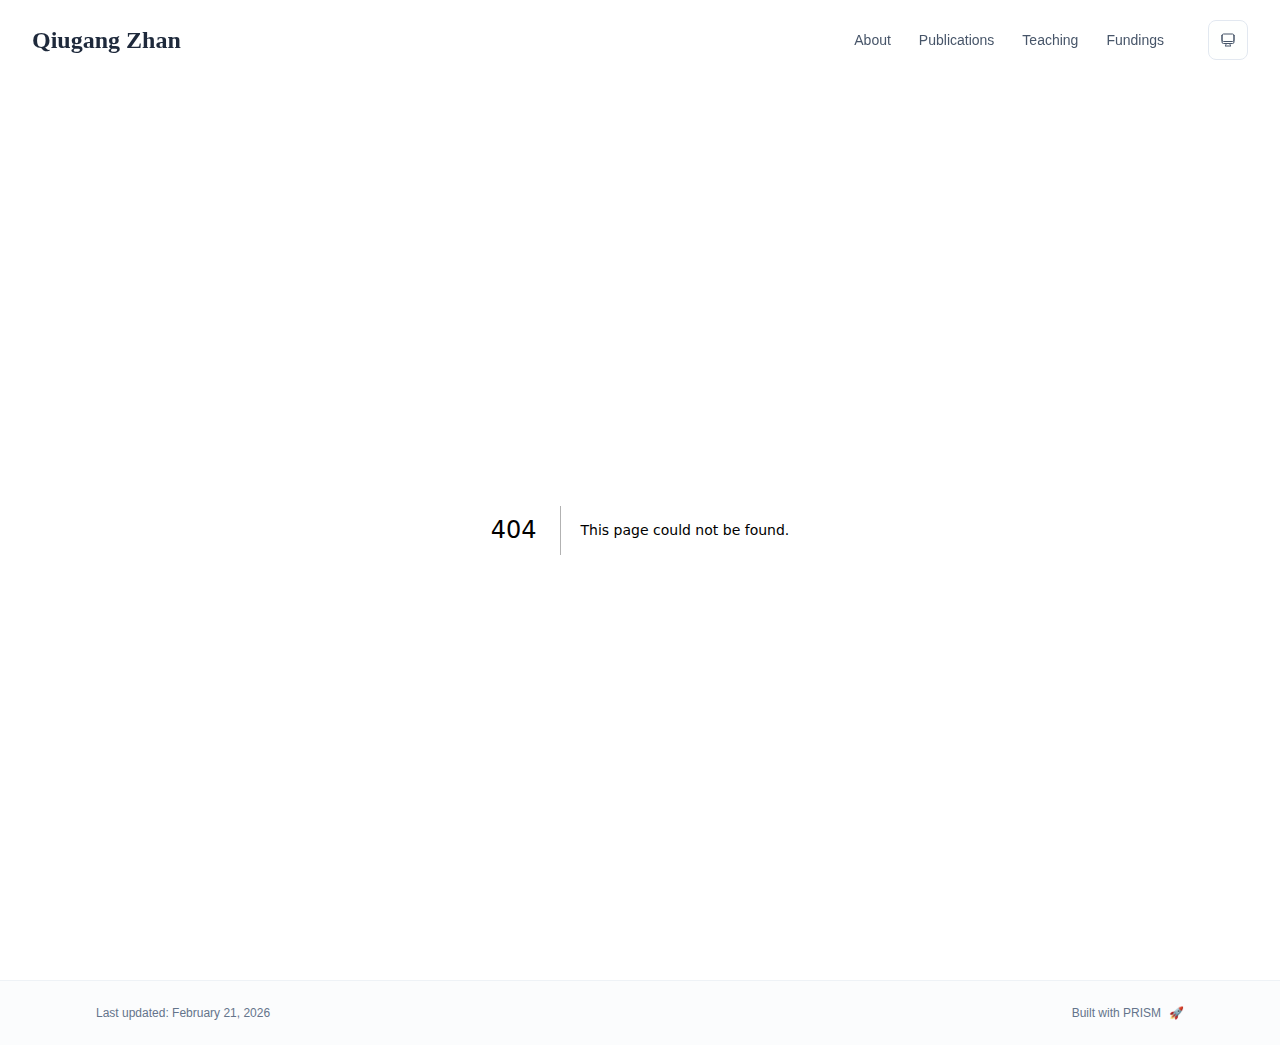
<file: 404/index.html>
<!DOCTYPE html><html lang="en" class="scroll-smooth"><head><meta charSet="utf-8"/><meta name="viewport" content="width=device-width, initial-scale=1"/><link rel="stylesheet" href="/_next/static/css/4c59616ffa01abc8.css" data-precedence="next"/><link rel="preload" as="script" fetchPriority="low" href="/_next/static/chunks/webpack-af78f5c2c11af041.js"/><script src="/_next/static/chunks/4bd1b696-70b6d399998de86a.js" async=""></script><script src="/_next/static/chunks/684-5aaa8290a129f299.js" async=""></script><script src="/_next/static/chunks/main-app-8967dbb337c2822d.js" async=""></script><script src="/_next/static/chunks/17-9c04c9413a9f9f1f.js" async=""></script><script src="/_next/static/chunks/874-6cc630662f3664af.js" async=""></script><script src="/_next/static/chunks/862-15038af301665bb3.js" async=""></script><script src="/_next/static/chunks/app/layout-a118809a65dd8e19.js" async=""></script><meta name="robots" content="noindex"/><title>404: This page could not be found.</title><link rel="icon" href="/favicon.svg" type="image/svg+xml"/><link rel="dns-prefetch" href="https://google-fonts.jialeliu.com"/><link rel="preconnect" href="https://google-fonts.jialeliu.com" crossorigin=""/><link rel="preload" as="style" href="https://google-fonts.jialeliu.com/css2?family=Inter:wght@300;400;500;600;700&amp;family=Crimson+Text:ital,wght@0,400;0,600;1,400&amp;display=swap"/><link rel="stylesheet" id="gfonts-css" href="https://google-fonts.jialeliu.com/css2?family=Inter:wght@300;400;500;600;700&amp;family=Crimson+Text:ital,wght@0,400;0,600;1,400&amp;display=swap" media="print"/><script>
              (function(){
                var l = document.getElementById('gfonts-css');
                if (!l) return;
                if (l.media !== 'all') {
                  l.addEventListener('load', function(){ try { l.media = 'all'; } catch(e){} });
                }
              })();
            </script><noscript><link rel="stylesheet" href="https://google-fonts.jialeliu.com/css2?family=Inter:wght@300;400;500;600;700&amp;family=Crimson+Text:ital,wght@0,400;0,600;1,400&amp;display=swap"/></noscript><script>
              try {
                const theme = localStorage.getItem('theme-storage');
                const parsed = theme ? JSON.parse(theme) : null;
                const setting = parsed?.state?.theme || 'system';
                const prefersDark = typeof window !== 'undefined' && window.matchMedia && window.matchMedia('(prefers-color-scheme: dark)').matches;
                const effective = setting === 'dark' ? 'dark' : (setting === 'light' ? 'light' : (prefersDark ? 'dark' : 'light'));
                var root = document.documentElement;
                root.classList.add(effective);
                root.setAttribute('data-theme', effective);
              } catch (e) {
                var root = document.documentElement;
                root.classList.add('light');
                root.setAttribute('data-theme', 'light');
              }
            </script><title>Qiugang Zhan</title><meta name="description" content="Lecturer at the Southwestern University of Finance and Economics (SWUFE)."/><meta name="author" content="Qiugang Zhan"/><meta name="keywords" content="Qiugang Zhan,PhD,Research,Southwestern University of Finance and Economics (SWUFE)"/><meta name="creator" content="Qiugang Zhan"/><meta name="publisher" content="Qiugang Zhan"/><meta property="og:title" content="Qiugang Zhan"/><meta property="og:description" content="Lecturer at the Southwestern University of Finance and Economics (SWUFE)."/><meta property="og:site_name" content="Qiugang Zhan&#x27;s Academic Website"/><meta property="og:locale" content="en_US"/><meta property="og:type" content="website"/><meta name="twitter:card" content="summary"/><meta name="twitter:title" content="Qiugang Zhan"/><meta name="twitter:description" content="Lecturer at the Southwestern University of Finance and Economics (SWUFE)."/><link rel="icon" href="/favicon.svg"/><script>document.querySelectorAll('body link[rel="icon"], body link[rel="apple-touch-icon"]').forEach(el => document.head.appendChild(el))</script><script src="/_next/static/chunks/polyfills-42372ed130431b0a.js" noModule=""></script></head><body class="font-sans antialiased"><div style="visibility:hidden"><nav class="fixed top-0 left-0 right-0 z-50" data-headlessui-state=""><div class="transition-all duration-300 ease-out bg-transparent" style="transform:translateY(-100px)"><div class="max-w-7xl mx-auto px-4 sm:px-6 lg:px-8"><div class="flex justify-between items-center h-16 lg:h-20"><div class="flex-shrink-0" tabindex="0"><a class="text-xl lg:text-2xl font-serif font-semibold text-primary hover:text-accent transition-colors duration-200" href="/">Qiugang Zhan</a></div><div class="hidden lg:block"><div class="ml-10 flex items-center space-x-8"><div class="flex items-baseline space-x-1"><a class="relative px-3 py-2 text-sm font-medium rounded-lg transition-colors duration-150 text-neutral-600" href="/"><span class="relative z-10">About</span></a><a class="relative px-3 py-2 text-sm font-medium rounded-lg transition-colors duration-150 text-neutral-600" href="/publications/"><span class="relative z-10">Publications</span></a><a class="relative px-3 py-2 text-sm font-medium rounded-lg transition-colors duration-150 text-neutral-600" href="/teaching/"><span class="relative z-10">Teaching</span></a><a class="relative px-3 py-2 text-sm font-medium rounded-lg transition-colors duration-150 text-neutral-600" href="/fundings/"><span class="relative z-10">Fundings</span></a></div><div class="flex items-center justify-center w-10 h-10 rounded-lg border border-neutral-200 dark:border-[rgba(148,163,184,0.24)] bg-background dark:bg-neutral-800"><div class="w-4 h-4 rounded-full bg-neutral-300 animate-pulse"></div></div></div></div><div class="lg:hidden flex items-center space-x-2"><div class="flex items-center justify-center w-10 h-10 rounded-lg border border-neutral-200 dark:border-[rgba(148,163,184,0.24)] bg-background dark:bg-neutral-800"><div class="w-4 h-4 rounded-full bg-neutral-300 animate-pulse"></div></div><button class="inline-flex items-center justify-center p-2 rounded-md text-neutral-600 hover:text-primary hover:bg-neutral-100 dark:hover:bg-neutral-800 focus:outline-none focus:ring-2 focus:ring-inset focus:ring-accent transition-colors duration-200" id="headlessui-disclosure-button-«R5pdb»" type="button" aria-expanded="false" data-headlessui-state=""><span class="sr-only">Open main menu</span><div><svg xmlns="http://www.w3.org/2000/svg" fill="none" viewBox="0 0 24 24" stroke-width="1.5" stroke="currentColor" aria-hidden="true" data-slot="icon" class="block h-6 w-6"><path stroke-linecap="round" stroke-linejoin="round" d="M3.75 6.75h16.5M3.75 12h16.5m-16.5 5.25h16.5"></path></svg></div></button></div></div></div></div></nav><main class="min-h-screen pt-16 lg:pt-20"><div style="font-family:system-ui,&quot;Segoe UI&quot;,Roboto,Helvetica,Arial,sans-serif,&quot;Apple Color Emoji&quot;,&quot;Segoe UI Emoji&quot;;height:100vh;text-align:center;display:flex;flex-direction:column;align-items:center;justify-content:center"><div><style>body{color:#000;background:#fff;margin:0}.next-error-h1{border-right:1px solid rgba(0,0,0,.3)}@media (prefers-color-scheme:dark){body{color:#fff;background:#000}.next-error-h1{border-right:1px solid rgba(255,255,255,.3)}}</style><h1 class="next-error-h1" style="display:inline-block;margin:0 20px 0 0;padding:0 23px 0 0;font-size:24px;font-weight:500;vertical-align:top;line-height:49px">404</h1><div style="display:inline-block"><h2 style="font-size:14px;font-weight:400;line-height:49px;margin:0">This page could not be found.</h2></div></div></div><!--$--><!--/$--><!--$--><!--/$--></main><footer class="border-t border-neutral-200/50 bg-neutral-50/50 dark:bg-neutral-900/50 dark:border-neutral-700/50"><div class="max-w-6xl mx-auto px-4 sm:px-6 lg:px-8 py-6"><div class="flex flex-col sm:flex-row justify-between items-center gap-2"><p class="text-xs text-neutral-500">Last updated: <!-- -->February 21, 2026</p><p class="text-xs text-neutral-500 flex items-center"><a href="https://github.com/xyjoey/PRISM" target="_blank" rel="noopener noreferrer">Built with PRISM</a><span class="ml-2">🚀</span></p></div></div></footer></div><script src="/_next/static/chunks/webpack-af78f5c2c11af041.js" async=""></script><script>(self.__next_f=self.__next_f||[]).push([0])</script><script>self.__next_f.push([1,"1:\"$Sreact.fragment\"\n2:I[3719,[\"17\",\"static/chunks/17-9c04c9413a9f9f1f.js\",\"874\",\"static/chunks/874-6cc630662f3664af.js\",\"862\",\"static/chunks/862-15038af301665bb3.js\",\"177\",\"static/chunks/app/layout-a118809a65dd8e19.js\"],\"ThemeProvider\"]\n3:I[768,[\"17\",\"static/chunks/17-9c04c9413a9f9f1f.js\",\"874\",\"static/chunks/874-6cc630662f3664af.js\",\"862\",\"static/chunks/862-15038af301665bb3.js\",\"177\",\"static/chunks/app/layout-a118809a65dd8e19.js\"],\"default\"]\n4:I[7555,[],\"\"]\n5:I[1295,[],\"\"]\n6:I[2548,[\"17\",\"static/chunks/17-9c04c9413a9f9f1f.js\",\"874\",\"static/chunks/874-6cc630662f3664af.js\",\"862\",\"static/chunks/862-15038af301665bb3.js\",\"177\",\"static/chunks/app/layout-a118809a65dd8e19.js\"],\"default\"]\n7:I[9665,[],\"MetadataBoundary\"]\n9:I[9665,[],\"OutletBoundary\"]\nc:I[4911,[],\"AsyncMetadataOutlet\"]\ne:I[9665,[],\"ViewportBoundary\"]\n10:I[6614,[],\"\"]\n:HL[\"/_next/static/css/4c59616ffa01abc8.css\",\"style\"]\n"])</script><script>self.__next_f.push([1,"0:{\"P\":null,\"b\":\"k-ps3BQe1Ib6TwtNC5ngO\",\"p\":\"\",\"c\":[\"\",\"_not-found\",\"\"],\"i\":false,\"f\":[[[\"\",{\"children\":[\"/_not-found\",{\"children\":[\"__PAGE__\",{}]}]},\"$undefined\",\"$undefined\",true],[\"\",[\"$\",\"$1\",\"c\",{\"children\":[[[\"$\",\"link\",\"0\",{\"rel\":\"stylesheet\",\"href\":\"/_next/static/css/4c59616ffa01abc8.css\",\"precedence\":\"next\",\"crossOrigin\":\"$undefined\",\"nonce\":\"$undefined\"}]],[\"$\",\"html\",null,{\"lang\":\"en\",\"className\":\"scroll-smooth\",\"suppressHydrationWarning\":true,\"children\":[[\"$\",\"head\",null,{\"children\":[[\"$\",\"link\",null,{\"rel\":\"icon\",\"href\":\"/favicon.svg\",\"type\":\"image/svg+xml\"}],[\"$\",\"link\",null,{\"rel\":\"dns-prefetch\",\"href\":\"https://google-fonts.jialeliu.com\"}],[\"$\",\"link\",null,{\"rel\":\"preconnect\",\"href\":\"https://google-fonts.jialeliu.com\",\"crossOrigin\":\"\"}],[\"$\",\"link\",null,{\"rel\":\"preload\",\"as\":\"style\",\"href\":\"https://google-fonts.jialeliu.com/css2?family=Inter:wght@300;400;500;600;700\u0026family=Crimson+Text:ital,wght@0,400;0,600;1,400\u0026display=swap\"}],[\"$\",\"link\",null,{\"rel\":\"stylesheet\",\"id\":\"gfonts-css\",\"href\":\"https://google-fonts.jialeliu.com/css2?family=Inter:wght@300;400;500;600;700\u0026family=Crimson+Text:ital,wght@0,400;0,600;1,400\u0026display=swap\",\"media\":\"print\"}],[\"$\",\"script\",null,{\"dangerouslySetInnerHTML\":{\"__html\":\"\\n              (function(){\\n                var l = document.getElementById('gfonts-css');\\n                if (!l) return;\\n                if (l.media !== 'all') {\\n                  l.addEventListener('load', function(){ try { l.media = 'all'; } catch(e){} });\\n                }\\n              })();\\n            \"}}],[\"$\",\"noscript\",null,{\"children\":[\"$\",\"link\",null,{\"rel\":\"stylesheet\",\"href\":\"https://google-fonts.jialeliu.com/css2?family=Inter:wght@300;400;500;600;700\u0026family=Crimson+Text:ital,wght@0,400;0,600;1,400\u0026display=swap\"}]}],[\"$\",\"script\",null,{\"dangerouslySetInnerHTML\":{\"__html\":\"\\n              try {\\n                const theme = localStorage.getItem('theme-storage');\\n                const parsed = theme ? JSON.parse(theme) : null;\\n                const setting = parsed?.state?.theme || 'system';\\n                const prefersDark = typeof window !== 'undefined' \u0026\u0026 window.matchMedia \u0026\u0026 window.matchMedia('(prefers-color-scheme: dark)').matches;\\n                const effective = setting === 'dark' ? 'dark' : (setting === 'light' ? 'light' : (prefersDark ? 'dark' : 'light'));\\n                var root = document.documentElement;\\n                root.classList.add(effective);\\n                root.setAttribute('data-theme', effective);\\n              } catch (e) {\\n                var root = document.documentElement;\\n                root.classList.add('light');\\n                root.setAttribute('data-theme', 'light');\\n              }\\n            \"}}]]}],[\"$\",\"body\",null,{\"className\":\"font-sans antialiased\",\"children\":[\"$\",\"$L2\",null,{\"children\":[[\"$\",\"$L3\",null,{\"items\":[{\"title\":\"About\",\"type\":\"page\",\"target\":\"about\",\"href\":\"/\"},{\"title\":\"Publications\",\"type\":\"page\",\"target\":\"publications\",\"href\":\"/publications\"},{\"title\":\"Teaching\",\"type\":\"page\",\"target\":\"teaching\",\"href\":\"/teaching\"},{\"title\":\"Fundings\",\"type\":\"page\",\"target\":\"fundings\",\"href\":\"/fundings\"}],\"siteTitle\":\"Qiugang Zhan\",\"enableOnePageMode\":false}],[\"$\",\"main\",null,{\"className\":\"min-h-screen pt-16 lg:pt-20\",\"children\":[\"$\",\"$L4\",null,{\"parallelRouterKey\":\"children\",\"error\":\"$undefined\",\"errorStyles\":\"$undefined\",\"errorScripts\":\"$undefined\",\"template\":[\"$\",\"$L5\",null,{}],\"templateStyles\":\"$undefined\",\"templateScripts\":\"$undefined\",\"notFound\":[[[\"$\",\"title\",null,{\"children\":\"404: This page could not be found.\"}],[\"$\",\"div\",null,{\"style\":{\"fontFamily\":\"system-ui,\\\"Segoe UI\\\",Roboto,Helvetica,Arial,sans-serif,\\\"Apple Color Emoji\\\",\\\"Segoe UI Emoji\\\"\",\"height\":\"100vh\",\"textAlign\":\"center\",\"display\":\"flex\",\"flexDirection\":\"column\",\"alignItems\":\"center\",\"justifyContent\":\"center\"},\"children\":[\"$\",\"div\",null,{\"children\":[[\"$\",\"style\",null,{\"dangerouslySetInnerHTML\":{\"__html\":\"body{color:#000;background:#fff;margin:0}.next-error-h1{border-right:1px solid rgba(0,0,0,.3)}@media (prefers-color-scheme:dark){body{color:#fff;background:#000}.next-error-h1{border-right:1px solid rgba(255,255,255,.3)}}\"}}],[\"$\",\"h1\",null,{\"className\":\"next-error-h1\",\"style\":{\"display\":\"inline-block\",\"margin\":\"0 20px 0 0\",\"padding\":\"0 23px 0 0\",\"fontSize\":24,\"fontWeight\":500,\"verticalAlign\":\"top\",\"lineHeight\":\"49px\"},\"children\":404}],[\"$\",\"div\",null,{\"style\":{\"display\":\"inline-block\"},\"children\":[\"$\",\"h2\",null,{\"style\":{\"fontSize\":14,\"fontWeight\":400,\"lineHeight\":\"49px\",\"margin\":0},\"children\":\"This page could not be found.\"}]}]]}]}]],[]],\"forbidden\":\"$undefined\",\"unauthorized\":\"$undefined\"}]}],[\"$\",\"$L6\",null,{\"lastUpdated\":\"February 21, 2026\"}]]}]}]]}]]}],{\"children\":[\"/_not-found\",[\"$\",\"$1\",\"c\",{\"children\":[null,[\"$\",\"$L4\",null,{\"parallelRouterKey\":\"children\",\"error\":\"$undefined\",\"errorStyles\":\"$undefined\",\"errorScripts\":\"$undefined\",\"template\":[\"$\",\"$L5\",null,{}],\"templateStyles\":\"$undefined\",\"templateScripts\":\"$undefined\",\"notFound\":\"$undefined\",\"forbidden\":\"$undefined\",\"unauthorized\":\"$undefined\"}]]}],{\"children\":[\"__PAGE__\",[\"$\",\"$1\",\"c\",{\"children\":[[[\"$\",\"title\",null,{\"children\":\"404: This page could not be found.\"}],[\"$\",\"div\",null,{\"style\":\"$0:f:0:1:1:props:children:1:props:children:1:props:children:props:children:1:props:children:props:notFound:0:1:props:style\",\"children\":[\"$\",\"div\",null,{\"children\":[[\"$\",\"style\",null,{\"dangerouslySetInnerHTML\":{\"__html\":\"body{color:#000;background:#fff;margin:0}.next-error-h1{border-right:1px solid rgba(0,0,0,.3)}@media (prefers-color-scheme:dark){body{color:#fff;background:#000}.next-error-h1{border-right:1px solid rgba(255,255,255,.3)}}\"}}],[\"$\",\"h1\",null,{\"className\":\"next-error-h1\",\"style\":\"$0:f:0:1:1:props:children:1:props:children:1:props:children:props:children:1:props:children:props:notFound:0:1:props:children:props:children:1:props:style\",\"children\":404}],[\"$\",\"div\",null,{\"style\":\"$0:f:0:1:1:props:children:1:props:children:1:props:children:props:children:1:props:children:props:notFound:0:1:props:children:props:children:2:props:style\",\"children\":[\"$\",\"h2\",null,{\"style\":\"$0:f:0:1:1:props:children:1:props:children:1:props:children:props:children:1:props:children:props:notFound:0:1:props:children:props:children:2:props:children:props:style\",\"children\":\"This page could not be found.\"}]}]]}]}]],[\"$\",\"$L7\",null,{\"children\":\"$L8\"}],null,[\"$\",\"$L9\",null,{\"children\":[\"$La\",\"$Lb\",[\"$\",\"$Lc\",null,{\"promise\":\"$@d\"}]]}]]}],{},null,false]},null,false]},null,false],[\"$\",\"$1\",\"h\",{\"children\":[[\"$\",\"meta\",null,{\"name\":\"robots\",\"content\":\"noindex\"}],[\"$\",\"$1\",\"ugMtEeMVCAmJtCtXTUWDU\",{\"children\":[[\"$\",\"$Le\",null,{\"children\":\"$Lf\"}],null]}],null]}],false]],\"m\":\"$undefined\",\"G\":[\"$10\",\"$undefined\"],\"s\":false,\"S\":true}\n"])</script><script>self.__next_f.push([1,"11:\"$Sreact.suspense\"\n12:I[4911,[],\"AsyncMetadata\"]\n8:[\"$\",\"$11\",null,{\"fallback\":null,\"children\":[\"$\",\"$L12\",null,{\"promise\":\"$@13\"}]}]\n"])</script><script>self.__next_f.push([1,"b:null\n"])</script><script>self.__next_f.push([1,"f:[[\"$\",\"meta\",\"0\",{\"charSet\":\"utf-8\"}],[\"$\",\"meta\",\"1\",{\"name\":\"viewport\",\"content\":\"width=device-width, initial-scale=1\"}]]\na:null\n"])</script><script>self.__next_f.push([1,"13:{\"metadata\":[[\"$\",\"title\",\"0\",{\"children\":\"Qiugang Zhan\"}],[\"$\",\"meta\",\"1\",{\"name\":\"description\",\"content\":\"Lecturer at the Southwestern University of Finance and Economics (SWUFE).\"}],[\"$\",\"meta\",\"2\",{\"name\":\"author\",\"content\":\"Qiugang Zhan\"}],[\"$\",\"meta\",\"3\",{\"name\":\"keywords\",\"content\":\"Qiugang Zhan,PhD,Research,Southwestern University of Finance and Economics (SWUFE)\"}],[\"$\",\"meta\",\"4\",{\"name\":\"creator\",\"content\":\"Qiugang Zhan\"}],[\"$\",\"meta\",\"5\",{\"name\":\"publisher\",\"content\":\"Qiugang Zhan\"}],[\"$\",\"meta\",\"6\",{\"property\":\"og:title\",\"content\":\"Qiugang Zhan\"}],[\"$\",\"meta\",\"7\",{\"property\":\"og:description\",\"content\":\"Lecturer at the Southwestern University of Finance and Economics (SWUFE).\"}],[\"$\",\"meta\",\"8\",{\"property\":\"og:site_name\",\"content\":\"Qiugang Zhan's Academic Website\"}],[\"$\",\"meta\",\"9\",{\"property\":\"og:locale\",\"content\":\"en_US\"}],[\"$\",\"meta\",\"10\",{\"property\":\"og:type\",\"content\":\"website\"}],[\"$\",\"meta\",\"11\",{\"name\":\"twitter:card\",\"content\":\"summary\"}],[\"$\",\"meta\",\"12\",{\"name\":\"twitter:title\",\"content\":\"Qiugang Zhan\"}],[\"$\",\"meta\",\"13\",{\"name\":\"twitter:description\",\"content\":\"Lecturer at the Southwestern University of Finance and Economics (SWUFE).\"}],[\"$\",\"link\",\"14\",{\"rel\":\"icon\",\"href\":\"/favicon.svg\"}]],\"error\":null,\"digest\":\"$undefined\"}\nd:{\"metadata\":\"$13:metadata\",\"error\":null,\"digest\":\"$undefined\"}\n"])</script></body></html>
</file>
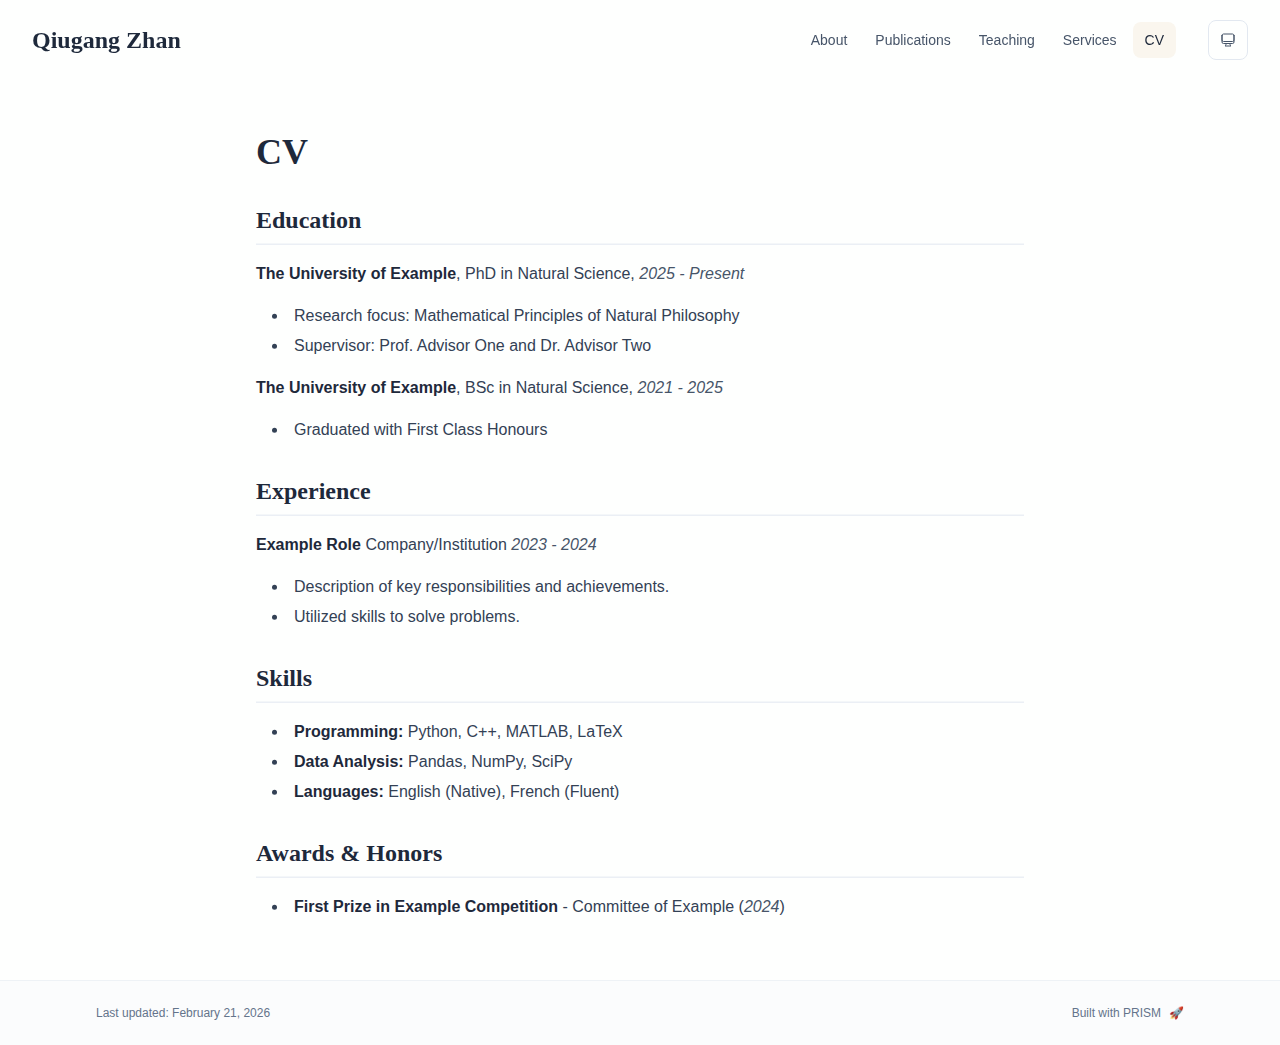
<file: cv/index.html>
<!DOCTYPE html><html lang="en" class="scroll-smooth"><head><meta charSet="utf-8"/><meta name="viewport" content="width=device-width, initial-scale=1"/><link rel="stylesheet" href="/_next/static/css/4c59616ffa01abc8.css" data-precedence="next"/><link rel="preload" as="script" fetchPriority="low" href="/_next/static/chunks/webpack-af78f5c2c11af041.js"/><script src="/_next/static/chunks/4bd1b696-70b6d399998de86a.js" async=""></script><script src="/_next/static/chunks/684-5aaa8290a129f299.js" async=""></script><script src="/_next/static/chunks/main-app-8967dbb337c2822d.js" async=""></script><script src="/_next/static/chunks/17-9c04c9413a9f9f1f.js" async=""></script><script src="/_next/static/chunks/874-6cc630662f3664af.js" async=""></script><script src="/_next/static/chunks/862-15038af301665bb3.js" async=""></script><script src="/_next/static/chunks/app/layout-a118809a65dd8e19.js" async=""></script><script src="/_next/static/chunks/178-595a94b9af1e67b5.js" async=""></script><script src="/_next/static/chunks/748-b0753eeaf12cb586.js" async=""></script><script src="/_next/static/chunks/app/%5Bslug%5D/page-f6d7032b5a4faf85.js" async=""></script><link rel="icon" href="/favicon.svg" type="image/svg+xml"/><link rel="dns-prefetch" href="https://google-fonts.jialeliu.com"/><link rel="preconnect" href="https://google-fonts.jialeliu.com" crossorigin=""/><link rel="preload" as="style" href="https://google-fonts.jialeliu.com/css2?family=Inter:wght@300;400;500;600;700&amp;family=Crimson+Text:ital,wght@0,400;0,600;1,400&amp;display=swap"/><link rel="stylesheet" id="gfonts-css" href="https://google-fonts.jialeliu.com/css2?family=Inter:wght@300;400;500;600;700&amp;family=Crimson+Text:ital,wght@0,400;0,600;1,400&amp;display=swap" media="print"/><script>
              (function(){
                var l = document.getElementById('gfonts-css');
                if (!l) return;
                if (l.media !== 'all') {
                  l.addEventListener('load', function(){ try { l.media = 'all'; } catch(e){} });
                }
              })();
            </script><noscript><link rel="stylesheet" href="https://google-fonts.jialeliu.com/css2?family=Inter:wght@300;400;500;600;700&amp;family=Crimson+Text:ital,wght@0,400;0,600;1,400&amp;display=swap"/></noscript><script>
              try {
                const theme = localStorage.getItem('theme-storage');
                const parsed = theme ? JSON.parse(theme) : null;
                const setting = parsed?.state?.theme || 'system';
                const prefersDark = typeof window !== 'undefined' && window.matchMedia && window.matchMedia('(prefers-color-scheme: dark)').matches;
                const effective = setting === 'dark' ? 'dark' : (setting === 'light' ? 'light' : (prefersDark ? 'dark' : 'light'));
                var root = document.documentElement;
                root.classList.add(effective);
                root.setAttribute('data-theme', effective);
              } catch (e) {
                var root = document.documentElement;
                root.classList.add('light');
                root.setAttribute('data-theme', 'light');
              }
            </script><title>CV | Qiugang Zhan</title><meta name="author" content="Qiugang Zhan"/><meta name="keywords" content="Qiugang Zhan,PhD,Research,Southwestern University of Finance and Economics (SWUFE)"/><meta name="creator" content="Qiugang Zhan"/><meta name="publisher" content="Qiugang Zhan"/><meta property="og:title" content="Qiugang Zhan"/><meta property="og:description" content="Lecturer at the Southwestern University of Finance and Economics (SWUFE)."/><meta property="og:site_name" content="Qiugang Zhan&#x27;s Academic Website"/><meta property="og:locale" content="en_US"/><meta property="og:type" content="website"/><meta name="twitter:card" content="summary"/><meta name="twitter:title" content="Qiugang Zhan"/><meta name="twitter:description" content="Lecturer at the Southwestern University of Finance and Economics (SWUFE)."/><link rel="icon" href="/favicon.svg"/><script>document.querySelectorAll('body link[rel="icon"], body link[rel="apple-touch-icon"]').forEach(el => document.head.appendChild(el))</script><script src="/_next/static/chunks/polyfills-42372ed130431b0a.js" noModule=""></script></head><body class="font-sans antialiased"><div style="visibility:hidden"><nav class="fixed top-0 left-0 right-0 z-50" data-headlessui-state=""><div class="transition-all duration-300 ease-out bg-transparent" style="transform:translateY(-100px)"><div class="max-w-7xl mx-auto px-4 sm:px-6 lg:px-8"><div class="flex justify-between items-center h-16 lg:h-20"><div class="flex-shrink-0" tabindex="0"><a class="text-xl lg:text-2xl font-serif font-semibold text-primary hover:text-accent transition-colors duration-200" href="/">Qiugang Zhan</a></div><div class="hidden lg:block"><div class="ml-10 flex items-center space-x-8"><div class="flex items-baseline space-x-1"><a class="relative px-3 py-2 text-sm font-medium rounded-lg transition-colors duration-150 text-neutral-600" href="/"><span class="relative z-10">About</span></a><a class="relative px-3 py-2 text-sm font-medium rounded-lg transition-colors duration-150 text-neutral-600" href="/publications/"><span class="relative z-10">Publications</span></a><a class="relative px-3 py-2 text-sm font-medium rounded-lg transition-colors duration-150 text-neutral-600" href="/teaching/"><span class="relative z-10">Teaching</span></a><a class="relative px-3 py-2 text-sm font-medium rounded-lg transition-colors duration-150 text-neutral-600" href="/services/"><span class="relative z-10">Services</span></a><a class="relative px-3 py-2 text-sm font-medium rounded-lg transition-colors duration-150 text-primary" href="/cv/"><span class="relative z-10">CV</span><div class="absolute inset-0 rounded-lg bg-accent/10"></div></a></div><div class="flex items-center justify-center w-10 h-10 rounded-lg border border-neutral-200 dark:border-[rgba(148,163,184,0.24)] bg-background dark:bg-neutral-800"><div class="w-4 h-4 rounded-full bg-neutral-300 animate-pulse"></div></div></div></div><div class="lg:hidden flex items-center space-x-2"><div class="flex items-center justify-center w-10 h-10 rounded-lg border border-neutral-200 dark:border-[rgba(148,163,184,0.24)] bg-background dark:bg-neutral-800"><div class="w-4 h-4 rounded-full bg-neutral-300 animate-pulse"></div></div><button class="inline-flex items-center justify-center p-2 rounded-md text-neutral-600 hover:text-primary hover:bg-neutral-100 dark:hover:bg-neutral-800 focus:outline-none focus:ring-2 focus:ring-inset focus:ring-accent transition-colors duration-200" id="headlessui-disclosure-button-«R5pdb»" type="button" aria-expanded="false" data-headlessui-state=""><span class="sr-only">Open main menu</span><div><svg xmlns="http://www.w3.org/2000/svg" fill="none" viewBox="0 0 24 24" stroke-width="1.5" stroke="currentColor" aria-hidden="true" data-slot="icon" class="block h-6 w-6"><path stroke-linecap="round" stroke-linejoin="round" d="M3.75 6.75h16.5M3.75 12h16.5m-16.5 5.25h16.5"></path></svg></div></button></div></div></div></div></nav><main class="min-h-screen pt-16 lg:pt-20"><div class="max-w-4xl mx-auto px-4 sm:px-6 lg:px-8 py-12"><div class="max-w-3xl mx-auto" style="opacity:0;transform:translateY(20px)"><h1 class="text-4xl font-serif font-bold text-primary mb-4">CV</h1><div class="text-neutral-700 dark:text-neutral-600 leading-relaxed"><h2 class="text-2xl font-serif font-bold text-primary mt-8 mb-4 border-b border-neutral-200 dark:border-neutral-800 pb-2">Education</h2>
<p class="mb-4 last:mb-0"><strong class="font-semibold text-primary">The University of Example</strong>, PhD in Natural Science, <em class="italic text-neutral-600 dark:text-neutral-500">2025 - Present</em></p>
<ul class="list-disc list-inside mb-4 space-y-1 ml-4">
<li class="mb-1">Research focus: Mathematical Principles of Natural Philosophy</li>
<li class="mb-1">Supervisor: Prof. Advisor One and Dr. Advisor Two</li>
</ul>
<p class="mb-4 last:mb-0"><strong class="font-semibold text-primary">The University of Example</strong>, BSc in Natural Science, <em class="italic text-neutral-600 dark:text-neutral-500">2021 - 2025</em></p>
<ul class="list-disc list-inside mb-4 space-y-1 ml-4">
<li class="mb-1">Graduated with First Class Honours</li>
</ul>
<h2 class="text-2xl font-serif font-bold text-primary mt-8 mb-4 border-b border-neutral-200 dark:border-neutral-800 pb-2">Experience</h2>
<p class="mb-4 last:mb-0"><strong class="font-semibold text-primary">Example Role</strong>
Company/Institution
<em class="italic text-neutral-600 dark:text-neutral-500">2023 - 2024</em></p>
<ul class="list-disc list-inside mb-4 space-y-1 ml-4">
<li class="mb-1">Description of key responsibilities and achievements.</li>
<li class="mb-1">Utilized skills to solve problems.</li>
</ul>
<h2 class="text-2xl font-serif font-bold text-primary mt-8 mb-4 border-b border-neutral-200 dark:border-neutral-800 pb-2">Skills</h2>
<ul class="list-disc list-inside mb-4 space-y-1 ml-4">
<li class="mb-1"><strong class="font-semibold text-primary">Programming:</strong> Python, C++, MATLAB, LaTeX</li>
<li class="mb-1"><strong class="font-semibold text-primary">Data Analysis:</strong> Pandas, NumPy, SciPy</li>
<li class="mb-1"><strong class="font-semibold text-primary">Languages:</strong> English (Native), French (Fluent)</li>
</ul>
<h2 class="text-2xl font-serif font-bold text-primary mt-8 mb-4 border-b border-neutral-200 dark:border-neutral-800 pb-2">Awards &amp; Honors</h2>
<ul class="list-disc list-inside mb-4 space-y-1 ml-4">
<li class="mb-1"><strong class="font-semibold text-primary">First Prize in Example Competition</strong> - Committee of Example (<em class="italic text-neutral-600 dark:text-neutral-500">2024</em>)</li>
</ul></div></div></div><!--$--><!--/$--><!--$--><!--/$--></main><footer class="border-t border-neutral-200/50 bg-neutral-50/50 dark:bg-neutral-900/50 dark:border-neutral-700/50"><div class="max-w-6xl mx-auto px-4 sm:px-6 lg:px-8 py-6"><div class="flex flex-col sm:flex-row justify-between items-center gap-2"><p class="text-xs text-neutral-500">Last updated: <!-- -->February 21, 2026</p><p class="text-xs text-neutral-500 flex items-center"><a href="https://github.com/xyjoey/PRISM" target="_blank" rel="noopener noreferrer">Built with PRISM</a><span class="ml-2">🚀</span></p></div></div></footer></div><script src="/_next/static/chunks/webpack-af78f5c2c11af041.js" async=""></script><script>(self.__next_f=self.__next_f||[]).push([0])</script><script>self.__next_f.push([1,"1:\"$Sreact.fragment\"\n2:I[3719,[\"17\",\"static/chunks/17-9c04c9413a9f9f1f.js\",\"874\",\"static/chunks/874-6cc630662f3664af.js\",\"862\",\"static/chunks/862-15038af301665bb3.js\",\"177\",\"static/chunks/app/layout-a118809a65dd8e19.js\"],\"ThemeProvider\"]\n3:I[768,[\"17\",\"static/chunks/17-9c04c9413a9f9f1f.js\",\"874\",\"static/chunks/874-6cc630662f3664af.js\",\"862\",\"static/chunks/862-15038af301665bb3.js\",\"177\",\"static/chunks/app/layout-a118809a65dd8e19.js\"],\"default\"]\n4:I[7555,[],\"\"]\n5:I[1295,[],\"\"]\n6:I[2548,[\"17\",\"static/chunks/17-9c04c9413a9f9f1f.js\",\"874\",\"static/chunks/874-6cc630662f3664af.js\",\"862\",\"static/chunks/862-15038af301665bb3.js\",\"177\",\"static/chunks/app/layout-a118809a65dd8e19.js\"],\"default\"]\n8:I[9665,[],\"MetadataBoundary\"]\na:I[9665,[],\"OutletBoundary\"]\nd:I[4911,[],\"AsyncMetadataOutlet\"]\nf:I[9665,[],\"ViewportBoundary\"]\n11:I[6614,[],\"\"]\n:HL[\"/_next/static/css/4c59616ffa01abc8.css\",\"style\"]\n"])</script><script>self.__next_f.push([1,"0:{\"P\":null,\"b\":\"41aUwkjzsenCq-WfxNfCc\",\"p\":\"\",\"c\":[\"\",\"cv\",\"\"],\"i\":false,\"f\":[[[\"\",{\"children\":[[\"slug\",\"cv\",\"d\"],{\"children\":[\"__PAGE__\",{}]}]},\"$undefined\",\"$undefined\",true],[\"\",[\"$\",\"$1\",\"c\",{\"children\":[[[\"$\",\"link\",\"0\",{\"rel\":\"stylesheet\",\"href\":\"/_next/static/css/4c59616ffa01abc8.css\",\"precedence\":\"next\",\"crossOrigin\":\"$undefined\",\"nonce\":\"$undefined\"}]],[\"$\",\"html\",null,{\"lang\":\"en\",\"className\":\"scroll-smooth\",\"suppressHydrationWarning\":true,\"children\":[[\"$\",\"head\",null,{\"children\":[[\"$\",\"link\",null,{\"rel\":\"icon\",\"href\":\"/favicon.svg\",\"type\":\"image/svg+xml\"}],[\"$\",\"link\",null,{\"rel\":\"dns-prefetch\",\"href\":\"https://google-fonts.jialeliu.com\"}],[\"$\",\"link\",null,{\"rel\":\"preconnect\",\"href\":\"https://google-fonts.jialeliu.com\",\"crossOrigin\":\"\"}],[\"$\",\"link\",null,{\"rel\":\"preload\",\"as\":\"style\",\"href\":\"https://google-fonts.jialeliu.com/css2?family=Inter:wght@300;400;500;600;700\u0026family=Crimson+Text:ital,wght@0,400;0,600;1,400\u0026display=swap\"}],[\"$\",\"link\",null,{\"rel\":\"stylesheet\",\"id\":\"gfonts-css\",\"href\":\"https://google-fonts.jialeliu.com/css2?family=Inter:wght@300;400;500;600;700\u0026family=Crimson+Text:ital,wght@0,400;0,600;1,400\u0026display=swap\",\"media\":\"print\"}],[\"$\",\"script\",null,{\"dangerouslySetInnerHTML\":{\"__html\":\"\\n              (function(){\\n                var l = document.getElementById('gfonts-css');\\n                if (!l) return;\\n                if (l.media !== 'all') {\\n                  l.addEventListener('load', function(){ try { l.media = 'all'; } catch(e){} });\\n                }\\n              })();\\n            \"}}],[\"$\",\"noscript\",null,{\"children\":[\"$\",\"link\",null,{\"rel\":\"stylesheet\",\"href\":\"https://google-fonts.jialeliu.com/css2?family=Inter:wght@300;400;500;600;700\u0026family=Crimson+Text:ital,wght@0,400;0,600;1,400\u0026display=swap\"}]}],[\"$\",\"script\",null,{\"dangerouslySetInnerHTML\":{\"__html\":\"\\n              try {\\n                const theme = localStorage.getItem('theme-storage');\\n                const parsed = theme ? JSON.parse(theme) : null;\\n                const setting = parsed?.state?.theme || 'system';\\n                const prefersDark = typeof window !== 'undefined' \u0026\u0026 window.matchMedia \u0026\u0026 window.matchMedia('(prefers-color-scheme: dark)').matches;\\n                const effective = setting === 'dark' ? 'dark' : (setting === 'light' ? 'light' : (prefersDark ? 'dark' : 'light'));\\n                var root = document.documentElement;\\n                root.classList.add(effective);\\n                root.setAttribute('data-theme', effective);\\n              } catch (e) {\\n                var root = document.documentElement;\\n                root.classList.add('light');\\n                root.setAttribute('data-theme', 'light');\\n              }\\n            \"}}]]}],[\"$\",\"body\",null,{\"className\":\"font-sans antialiased\",\"children\":[\"$\",\"$L2\",null,{\"children\":[[\"$\",\"$L3\",null,{\"items\":[{\"title\":\"About\",\"type\":\"page\",\"target\":\"about\",\"href\":\"/\"},{\"title\":\"Publications\",\"type\":\"page\",\"target\":\"publications\",\"href\":\"/publications\"},{\"title\":\"Teaching\",\"type\":\"page\",\"target\":\"teaching\",\"href\":\"/teaching\"},{\"title\":\"Services\",\"type\":\"page\",\"target\":\"services\",\"href\":\"/services\"},{\"title\":\"CV\",\"type\":\"page\",\"target\":\"cv\",\"href\":\"/cv\"}],\"siteTitle\":\"Qiugang Zhan\",\"enableOnePageMode\":false}],[\"$\",\"main\",null,{\"className\":\"min-h-screen pt-16 lg:pt-20\",\"children\":[\"$\",\"$L4\",null,{\"parallelRouterKey\":\"children\",\"error\":\"$undefined\",\"errorStyles\":\"$undefined\",\"errorScripts\":\"$undefined\",\"template\":[\"$\",\"$L5\",null,{}],\"templateStyles\":\"$undefined\",\"templateScripts\":\"$undefined\",\"notFound\":[[[\"$\",\"title\",null,{\"children\":\"404: This page could not be found.\"}],[\"$\",\"div\",null,{\"style\":{\"fontFamily\":\"system-ui,\\\"Segoe UI\\\",Roboto,Helvetica,Arial,sans-serif,\\\"Apple Color Emoji\\\",\\\"Segoe UI Emoji\\\"\",\"height\":\"100vh\",\"textAlign\":\"center\",\"display\":\"flex\",\"flexDirection\":\"column\",\"alignItems\":\"center\",\"justifyContent\":\"center\"},\"children\":[\"$\",\"div\",null,{\"children\":[[\"$\",\"style\",null,{\"dangerouslySetInnerHTML\":{\"__html\":\"body{color:#000;background:#fff;margin:0}.next-error-h1{border-right:1px solid rgba(0,0,0,.3)}@media (prefers-color-scheme:dark){body{color:#fff;background:#000}.next-error-h1{border-right:1px solid rgba(255,255,255,.3)}}\"}}],[\"$\",\"h1\",null,{\"className\":\"next-error-h1\",\"style\":{\"display\":\"inline-block\",\"margin\":\"0 20px 0 0\",\"padding\":\"0 23px 0 0\",\"fontSize\":24,\"fontWeight\":500,\"verticalAlign\":\"top\",\"lineHeight\":\"49px\"},\"children\":404}],[\"$\",\"div\",null,{\"style\":{\"display\":\"inline-block\"},\"children\":[\"$\",\"h2\",null,{\"style\":{\"fontSize\":14,\"fontWeight\":400,\"lineHeight\":\"49px\",\"margin\":0},\"children\":\"This page could not be found.\"}]}]]}]}]],[]],\"forbidden\":\"$undefined\",\"unauthorized\":\"$undefined\"}]}],[\"$\",\"$L6\",null,{\"lastUpdated\":\"February 21, 2026\"}]]}]}]]}]]}],{\"children\":[[\"slug\",\"cv\",\"d\"],[\"$\",\"$1\",\"c\",{\"children\":[null,[\"$\",\"$L4\",null,{\"parallelRouterKey\":\"children\",\"error\":\"$undefined\",\"errorStyles\":\"$undefined\",\"errorScripts\":\"$undefined\",\"template\":[\"$\",\"$L5\",null,{}],\"templateStyles\":\"$undefined\",\"templateScripts\":\"$undefined\",\"notFound\":\"$undefined\",\"forbidden\":\"$undefined\",\"unauthorized\":\"$undefined\"}]]}],{\"children\":[\"__PAGE__\",[\"$\",\"$1\",\"c\",{\"children\":[\"$L7\",[\"$\",\"$L8\",null,{\"children\":\"$L9\"}],null,[\"$\",\"$La\",null,{\"children\":[\"$Lb\",\"$Lc\",[\"$\",\"$Ld\",null,{\"promise\":\"$@e\"}]]}]]}],{},null,false]},null,false]},null,false],[\"$\",\"$1\",\"h\",{\"children\":[null,[\"$\",\"$1\",\"QCVqJ1ds4LXFO8QlAvWeQ\",{\"children\":[[\"$\",\"$Lf\",null,{\"children\":\"$L10\"}],null]}],null]}],false]],\"m\":\"$undefined\",\"G\":[\"$11\",\"$undefined\"],\"s\":false,\"S\":true}\n"])</script><script>self.__next_f.push([1,"12:\"$Sreact.suspense\"\n13:I[4911,[],\"AsyncMetadata\"]\n15:I[4059,[\"17\",\"static/chunks/17-9c04c9413a9f9f1f.js\",\"178\",\"static/chunks/178-595a94b9af1e67b5.js\",\"748\",\"static/chunks/748-b0753eeaf12cb586.js\",\"182\",\"static/chunks/app/%5Bslug%5D/page-f6d7032b5a4faf85.js\"],\"default\"]\n9:[\"$\",\"$12\",null,{\"fallback\":null,\"children\":[\"$\",\"$L13\",null,{\"promise\":\"$@14\"}]}]\n7:[\"$\",\"div\",null,{\"className\":\"max-w-4xl mx-auto px-4 sm:px-6 lg:px-8 py-12\",\"children\":[false,[\"$\",\"$L15\",null,{\"config\":{\"type\":\"text\",\"title\":\"CV\",\"source\":\"cv.md\"},\"content\":\"## Education\\n\\n**The University of Example**, PhD in Natural Science, *2025 - Present*\\n- Research focus: Mathematical Principles of Natural Philosophy\\n- Supervisor: Prof. Advisor One and Dr. Advisor Two\\n\\n**The University of Example**, BSc in Natural Science, *2021 - 2025*\\n- Graduated with First Class Honours\\n\\n## Experience\\n\\n**Example Role**\\nCompany/Institution\\n*2023 - 2024*\\n- Description of key responsibilities and achievements.\\n- Utilized skills to solve problems.\\n\\n## Skills\\n\\n- **Programming:** Python, C++, MATLAB, LaTeX\\n- **Data Analysis:** Pandas, NumPy, SciPy\\n- **Languages:** English (Native), French (Fluent)\\n\\n## Awards \u0026 Honors\\n\\n- **First Prize in Example Competition** - Committee of Example (*2024*)\\n\"}],false]}]\n"])</script><script>self.__next_f.push([1,"c:null\n"])</script><script>self.__next_f.push([1,"10:[[\"$\",\"meta\",\"0\",{\"charSet\":\"utf-8\"}],[\"$\",\"meta\",\"1\",{\"name\":\"viewport\",\"content\":\"width=device-width, initial-scale=1\"}]]\nb:null\n"])</script><script>self.__next_f.push([1,"14:{\"metadata\":[[\"$\",\"title\",\"0\",{\"children\":\"CV | Qiugang Zhan\"}],[\"$\",\"meta\",\"1\",{\"name\":\"author\",\"content\":\"Qiugang Zhan\"}],[\"$\",\"meta\",\"2\",{\"name\":\"keywords\",\"content\":\"Qiugang Zhan,PhD,Research,Southwestern University of Finance and Economics (SWUFE)\"}],[\"$\",\"meta\",\"3\",{\"name\":\"creator\",\"content\":\"Qiugang Zhan\"}],[\"$\",\"meta\",\"4\",{\"name\":\"publisher\",\"content\":\"Qiugang Zhan\"}],[\"$\",\"meta\",\"5\",{\"property\":\"og:title\",\"content\":\"Qiugang Zhan\"}],[\"$\",\"meta\",\"6\",{\"property\":\"og:description\",\"content\":\"Lecturer at the Southwestern University of Finance and Economics (SWUFE).\"}],[\"$\",\"meta\",\"7\",{\"property\":\"og:site_name\",\"content\":\"Qiugang Zhan's Academic Website\"}],[\"$\",\"meta\",\"8\",{\"property\":\"og:locale\",\"content\":\"en_US\"}],[\"$\",\"meta\",\"9\",{\"property\":\"og:type\",\"content\":\"website\"}],[\"$\",\"meta\",\"10\",{\"name\":\"twitter:card\",\"content\":\"summary\"}],[\"$\",\"meta\",\"11\",{\"name\":\"twitter:title\",\"content\":\"Qiugang Zhan\"}],[\"$\",\"meta\",\"12\",{\"name\":\"twitter:description\",\"content\":\"Lecturer at the Southwestern University of Finance and Economics (SWUFE).\"}],[\"$\",\"link\",\"13\",{\"rel\":\"icon\",\"href\":\"/favicon.svg\"}]],\"error\":null,\"digest\":\"$undefined\"}\ne:{\"metadata\":\"$14:metadata\",\"error\":null,\"digest\":\"$undefined\"}\n"])</script></body></html>
</file>
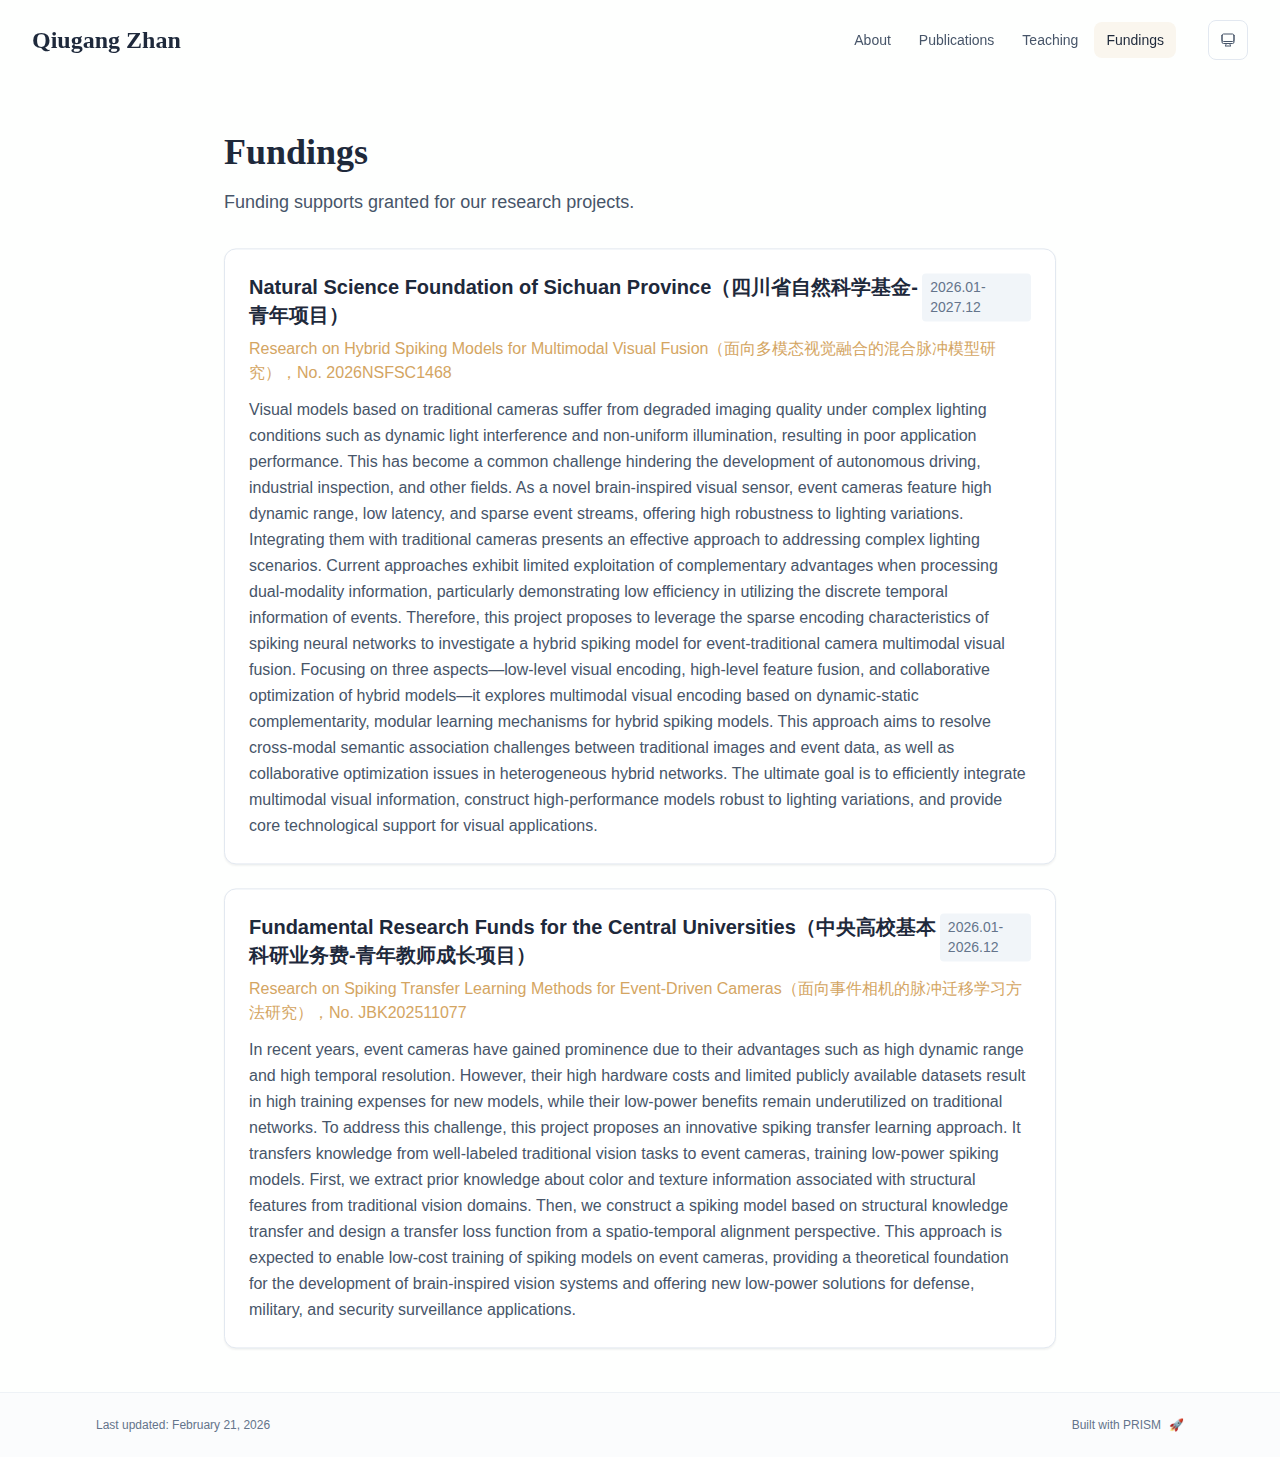
<file: fundings/index.html>
<!DOCTYPE html><html lang="en" class="scroll-smooth"><head><meta charSet="utf-8"/><meta name="viewport" content="width=device-width, initial-scale=1"/><link rel="stylesheet" href="/_next/static/css/4c59616ffa01abc8.css" data-precedence="next"/><link rel="preload" as="script" fetchPriority="low" href="/_next/static/chunks/webpack-af78f5c2c11af041.js"/><script src="/_next/static/chunks/4bd1b696-70b6d399998de86a.js" async=""></script><script src="/_next/static/chunks/684-5aaa8290a129f299.js" async=""></script><script src="/_next/static/chunks/main-app-8967dbb337c2822d.js" async=""></script><script src="/_next/static/chunks/17-9c04c9413a9f9f1f.js" async=""></script><script src="/_next/static/chunks/874-6cc630662f3664af.js" async=""></script><script src="/_next/static/chunks/862-15038af301665bb3.js" async=""></script><script src="/_next/static/chunks/app/layout-a118809a65dd8e19.js" async=""></script><script src="/_next/static/chunks/178-595a94b9af1e67b5.js" async=""></script><script src="/_next/static/chunks/748-b0753eeaf12cb586.js" async=""></script><script src="/_next/static/chunks/app/%5Bslug%5D/page-f6d7032b5a4faf85.js" async=""></script><link rel="icon" href="/favicon.svg" type="image/svg+xml"/><link rel="dns-prefetch" href="https://google-fonts.jialeliu.com"/><link rel="preconnect" href="https://google-fonts.jialeliu.com" crossorigin=""/><link rel="preload" as="style" href="https://google-fonts.jialeliu.com/css2?family=Inter:wght@300;400;500;600;700&amp;family=Crimson+Text:ital,wght@0,400;0,600;1,400&amp;display=swap"/><link rel="stylesheet" id="gfonts-css" href="https://google-fonts.jialeliu.com/css2?family=Inter:wght@300;400;500;600;700&amp;family=Crimson+Text:ital,wght@0,400;0,600;1,400&amp;display=swap" media="print"/><script>
              (function(){
                var l = document.getElementById('gfonts-css');
                if (!l) return;
                if (l.media !== 'all') {
                  l.addEventListener('load', function(){ try { l.media = 'all'; } catch(e){} });
                }
              })();
            </script><noscript><link rel="stylesheet" href="https://google-fonts.jialeliu.com/css2?family=Inter:wght@300;400;500;600;700&amp;family=Crimson+Text:ital,wght@0,400;0,600;1,400&amp;display=swap"/></noscript><script>
              try {
                const theme = localStorage.getItem('theme-storage');
                const parsed = theme ? JSON.parse(theme) : null;
                const setting = parsed?.state?.theme || 'system';
                const prefersDark = typeof window !== 'undefined' && window.matchMedia && window.matchMedia('(prefers-color-scheme: dark)').matches;
                const effective = setting === 'dark' ? 'dark' : (setting === 'light' ? 'light' : (prefersDark ? 'dark' : 'light'));
                var root = document.documentElement;
                root.classList.add(effective);
                root.setAttribute('data-theme', effective);
              } catch (e) {
                var root = document.documentElement;
                root.classList.add('light');
                root.setAttribute('data-theme', 'light');
              }
            </script><title>Fundings | Qiugang Zhan</title><meta name="description" content="Funding supports granted for our research projects."/><meta name="author" content="Qiugang Zhan"/><meta name="keywords" content="Qiugang Zhan,PhD,Research,Southwestern University of Finance and Economics (SWUFE)"/><meta name="creator" content="Qiugang Zhan"/><meta name="publisher" content="Qiugang Zhan"/><meta property="og:title" content="Qiugang Zhan"/><meta property="og:description" content="Lecturer at the Southwestern University of Finance and Economics (SWUFE)."/><meta property="og:site_name" content="Qiugang Zhan&#x27;s Academic Website"/><meta property="og:locale" content="en_US"/><meta property="og:type" content="website"/><meta name="twitter:card" content="summary"/><meta name="twitter:title" content="Qiugang Zhan"/><meta name="twitter:description" content="Lecturer at the Southwestern University of Finance and Economics (SWUFE)."/><link rel="icon" href="/favicon.svg"/><script>document.querySelectorAll('body link[rel="icon"], body link[rel="apple-touch-icon"]').forEach(el => document.head.appendChild(el))</script><script src="/_next/static/chunks/polyfills-42372ed130431b0a.js" noModule=""></script></head><body class="font-sans antialiased"><div style="visibility:hidden"><nav class="fixed top-0 left-0 right-0 z-50" data-headlessui-state=""><div class="transition-all duration-300 ease-out bg-transparent" style="transform:translateY(-100px)"><div class="max-w-7xl mx-auto px-4 sm:px-6 lg:px-8"><div class="flex justify-between items-center h-16 lg:h-20"><div class="flex-shrink-0" tabindex="0"><a class="text-xl lg:text-2xl font-serif font-semibold text-primary hover:text-accent transition-colors duration-200" href="/">Qiugang Zhan</a></div><div class="hidden lg:block"><div class="ml-10 flex items-center space-x-8"><div class="flex items-baseline space-x-1"><a class="relative px-3 py-2 text-sm font-medium rounded-lg transition-colors duration-150 text-neutral-600" href="/"><span class="relative z-10">About</span></a><a class="relative px-3 py-2 text-sm font-medium rounded-lg transition-colors duration-150 text-neutral-600" href="/publications/"><span class="relative z-10">Publications</span></a><a class="relative px-3 py-2 text-sm font-medium rounded-lg transition-colors duration-150 text-neutral-600" href="/teaching/"><span class="relative z-10">Teaching</span></a><a class="relative px-3 py-2 text-sm font-medium rounded-lg transition-colors duration-150 text-primary" href="/fundings/"><span class="relative z-10">Fundings</span><div class="absolute inset-0 rounded-lg bg-accent/10"></div></a></div><div class="flex items-center justify-center w-10 h-10 rounded-lg border border-neutral-200 dark:border-[rgba(148,163,184,0.24)] bg-background dark:bg-neutral-800"><div class="w-4 h-4 rounded-full bg-neutral-300 animate-pulse"></div></div></div></div><div class="lg:hidden flex items-center space-x-2"><div class="flex items-center justify-center w-10 h-10 rounded-lg border border-neutral-200 dark:border-[rgba(148,163,184,0.24)] bg-background dark:bg-neutral-800"><div class="w-4 h-4 rounded-full bg-neutral-300 animate-pulse"></div></div><button class="inline-flex items-center justify-center p-2 rounded-md text-neutral-600 hover:text-primary hover:bg-neutral-100 dark:hover:bg-neutral-800 focus:outline-none focus:ring-2 focus:ring-inset focus:ring-accent transition-colors duration-200" id="headlessui-disclosure-button-«R5pdb»" type="button" aria-expanded="false" data-headlessui-state=""><span class="sr-only">Open main menu</span><div><svg xmlns="http://www.w3.org/2000/svg" fill="none" viewBox="0 0 24 24" stroke-width="1.5" stroke="currentColor" aria-hidden="true" data-slot="icon" class="block h-6 w-6"><path stroke-linecap="round" stroke-linejoin="round" d="M3.75 6.75h16.5M3.75 12h16.5m-16.5 5.25h16.5"></path></svg></div></button></div></div></div></div></nav><main class="min-h-screen pt-16 lg:pt-20"><div class="max-w-4xl mx-auto px-4 sm:px-6 lg:px-8 py-12"><div style="opacity:0;transform:translateY(20px)"><div class="mb-8"><h1 class="text-4xl font-serif font-bold text-primary mb-4">Fundings</h1><p class="text-lg text-neutral-600 dark:text-neutral-500 max-w-2xl">Funding supports granted for our research projects.</p></div><div class="grid gap-6"><div class="bg-white dark:bg-neutral-900 p-6 rounded-xl shadow-sm border border-neutral-200 dark:border-neutral-800 hover:shadow-lg transition-all duration-200 hover:scale-[1.01]" style="opacity:0;transform:translateY(20px)"><div class="flex justify-between items-start mb-2"><h3 class="text-xl font-semibold text-primary">Natural Science Foundation of Sichuan Province（四川省自然科学基金-青年项目） </h3><span class="text-sm text-neutral-500 font-medium bg-neutral-100 dark:bg-neutral-800 px-2 py-1 rounded">2026.01-2027.12</span></div><p class="text-base text-accent font-medium mb-3">Research on Hybrid Spiking Models for Multimodal Visual Fusion（面向多模态视觉融合的混合脉冲模型研究），No. 2026NSFSC1468</p><p class="text-base text-neutral-600 dark:text-neutral-500 leading-relaxed">Visual models based on traditional cameras suffer from degraded imaging quality under complex lighting conditions such as dynamic light interference and non-uniform illumination, resulting in poor application performance. This has become a common challenge hindering the development of autonomous driving, industrial inspection, and other fields. As a novel brain-inspired visual sensor, event cameras feature high dynamic range, low latency, and sparse event streams, offering high robustness to lighting variations. Integrating them with traditional cameras presents an effective approach to addressing complex lighting scenarios. Current approaches exhibit limited exploitation of complementary advantages when processing dual-modality information, particularly demonstrating low efficiency in utilizing the discrete temporal information of events. Therefore, this project proposes to leverage the sparse encoding characteristics of spiking neural networks to investigate a hybrid spiking model for event-traditional camera multimodal visual fusion. Focusing on three aspects—low-level visual encoding, high-level feature fusion, and collaborative optimization of hybrid models—it explores multimodal visual encoding based on dynamic-static complementarity, modular learning mechanisms for hybrid spiking models. This approach aims to resolve cross-modal semantic association challenges between traditional images and event data, as well as collaborative optimization issues in heterogeneous hybrid networks. The ultimate goal is to efficiently integrate multimodal visual information, construct high-performance models robust to lighting variations, and provide core technological support for visual applications.</p></div><div class="bg-white dark:bg-neutral-900 p-6 rounded-xl shadow-sm border border-neutral-200 dark:border-neutral-800 hover:shadow-lg transition-all duration-200 hover:scale-[1.01]" style="opacity:0;transform:translateY(20px)"><div class="flex justify-between items-start mb-2"><h3 class="text-xl font-semibold text-primary">Fundamental Research Funds for the Central Universities（中央高校基本科研业务费-青年教师成长项目） </h3><span class="text-sm text-neutral-500 font-medium bg-neutral-100 dark:bg-neutral-800 px-2 py-1 rounded">2026.01-2026.12</span></div><p class="text-base text-accent font-medium mb-3">Research on Spiking Transfer Learning Methods for Event-Driven Cameras（面向事件相机的脉冲迁移学习方法研究），No. JBK202511077</p><p class="text-base text-neutral-600 dark:text-neutral-500 leading-relaxed">In recent years, event cameras have gained prominence due to their advantages such as high dynamic range and high temporal resolution. However, their high hardware costs and limited publicly available datasets result in high training expenses for new models, while their low-power benefits remain underutilized on traditional networks. To address this challenge, this project proposes an innovative spiking transfer learning approach. It transfers knowledge from well-labeled traditional vision tasks to event cameras, training low-power spiking models. First, we extract prior knowledge about color and texture information associated with structural features from traditional vision domains. Then, we construct a spiking model based on structural knowledge transfer and design a transfer loss function from a spatio-temporal alignment perspective. This approach is expected to enable low-cost training of spiking models on event cameras, providing a theoretical foundation for the development of brain-inspired vision systems and offering new low-power solutions for defense, military, and security surveillance applications.</p></div></div></div></div><!--$--><!--/$--><!--$--><!--/$--></main><footer class="border-t border-neutral-200/50 bg-neutral-50/50 dark:bg-neutral-900/50 dark:border-neutral-700/50"><div class="max-w-6xl mx-auto px-4 sm:px-6 lg:px-8 py-6"><div class="flex flex-col sm:flex-row justify-between items-center gap-2"><p class="text-xs text-neutral-500">Last updated: <!-- -->February 21, 2026</p><p class="text-xs text-neutral-500 flex items-center"><a href="https://github.com/xyjoey/PRISM" target="_blank" rel="noopener noreferrer">Built with PRISM</a><span class="ml-2">🚀</span></p></div></div></footer></div><script src="/_next/static/chunks/webpack-af78f5c2c11af041.js" async=""></script><script>(self.__next_f=self.__next_f||[]).push([0])</script><script>self.__next_f.push([1,"1:\"$Sreact.fragment\"\n2:I[3719,[\"17\",\"static/chunks/17-9c04c9413a9f9f1f.js\",\"874\",\"static/chunks/874-6cc630662f3664af.js\",\"862\",\"static/chunks/862-15038af301665bb3.js\",\"177\",\"static/chunks/app/layout-a118809a65dd8e19.js\"],\"ThemeProvider\"]\n3:I[768,[\"17\",\"static/chunks/17-9c04c9413a9f9f1f.js\",\"874\",\"static/chunks/874-6cc630662f3664af.js\",\"862\",\"static/chunks/862-15038af301665bb3.js\",\"177\",\"static/chunks/app/layout-a118809a65dd8e19.js\"],\"default\"]\n4:I[7555,[],\"\"]\n5:I[1295,[],\"\"]\n6:I[2548,[\"17\",\"static/chunks/17-9c04c9413a9f9f1f.js\",\"874\",\"static/chunks/874-6cc630662f3664af.js\",\"862\",\"static/chunks/862-15038af301665bb3.js\",\"177\",\"static/chunks/app/layout-a118809a65dd8e19.js\"],\"default\"]\n8:I[9665,[],\"MetadataBoundary\"]\na:I[9665,[],\"OutletBoundary\"]\nd:I[4911,[],\"AsyncMetadataOutlet\"]\nf:I[9665,[],\"ViewportBoundary\"]\n11:I[6614,[],\"\"]\n:HL[\"/_next/static/css/4c59616ffa01abc8.css\",\"style\"]\n"])</script><script>self.__next_f.push([1,"0:{\"P\":null,\"b\":\"k-ps3BQe1Ib6TwtNC5ngO\",\"p\":\"\",\"c\":[\"\",\"fundings\",\"\"],\"i\":false,\"f\":[[[\"\",{\"children\":[[\"slug\",\"fundings\",\"d\"],{\"children\":[\"__PAGE__\",{}]}]},\"$undefined\",\"$undefined\",true],[\"\",[\"$\",\"$1\",\"c\",{\"children\":[[[\"$\",\"link\",\"0\",{\"rel\":\"stylesheet\",\"href\":\"/_next/static/css/4c59616ffa01abc8.css\",\"precedence\":\"next\",\"crossOrigin\":\"$undefined\",\"nonce\":\"$undefined\"}]],[\"$\",\"html\",null,{\"lang\":\"en\",\"className\":\"scroll-smooth\",\"suppressHydrationWarning\":true,\"children\":[[\"$\",\"head\",null,{\"children\":[[\"$\",\"link\",null,{\"rel\":\"icon\",\"href\":\"/favicon.svg\",\"type\":\"image/svg+xml\"}],[\"$\",\"link\",null,{\"rel\":\"dns-prefetch\",\"href\":\"https://google-fonts.jialeliu.com\"}],[\"$\",\"link\",null,{\"rel\":\"preconnect\",\"href\":\"https://google-fonts.jialeliu.com\",\"crossOrigin\":\"\"}],[\"$\",\"link\",null,{\"rel\":\"preload\",\"as\":\"style\",\"href\":\"https://google-fonts.jialeliu.com/css2?family=Inter:wght@300;400;500;600;700\u0026family=Crimson+Text:ital,wght@0,400;0,600;1,400\u0026display=swap\"}],[\"$\",\"link\",null,{\"rel\":\"stylesheet\",\"id\":\"gfonts-css\",\"href\":\"https://google-fonts.jialeliu.com/css2?family=Inter:wght@300;400;500;600;700\u0026family=Crimson+Text:ital,wght@0,400;0,600;1,400\u0026display=swap\",\"media\":\"print\"}],[\"$\",\"script\",null,{\"dangerouslySetInnerHTML\":{\"__html\":\"\\n              (function(){\\n                var l = document.getElementById('gfonts-css');\\n                if (!l) return;\\n                if (l.media !== 'all') {\\n                  l.addEventListener('load', function(){ try { l.media = 'all'; } catch(e){} });\\n                }\\n              })();\\n            \"}}],[\"$\",\"noscript\",null,{\"children\":[\"$\",\"link\",null,{\"rel\":\"stylesheet\",\"href\":\"https://google-fonts.jialeliu.com/css2?family=Inter:wght@300;400;500;600;700\u0026family=Crimson+Text:ital,wght@0,400;0,600;1,400\u0026display=swap\"}]}],[\"$\",\"script\",null,{\"dangerouslySetInnerHTML\":{\"__html\":\"\\n              try {\\n                const theme = localStorage.getItem('theme-storage');\\n                const parsed = theme ? JSON.parse(theme) : null;\\n                const setting = parsed?.state?.theme || 'system';\\n                const prefersDark = typeof window !== 'undefined' \u0026\u0026 window.matchMedia \u0026\u0026 window.matchMedia('(prefers-color-scheme: dark)').matches;\\n                const effective = setting === 'dark' ? 'dark' : (setting === 'light' ? 'light' : (prefersDark ? 'dark' : 'light'));\\n                var root = document.documentElement;\\n                root.classList.add(effective);\\n                root.setAttribute('data-theme', effective);\\n              } catch (e) {\\n                var root = document.documentElement;\\n                root.classList.add('light');\\n                root.setAttribute('data-theme', 'light');\\n              }\\n            \"}}]]}],[\"$\",\"body\",null,{\"className\":\"font-sans antialiased\",\"children\":[\"$\",\"$L2\",null,{\"children\":[[\"$\",\"$L3\",null,{\"items\":[{\"title\":\"About\",\"type\":\"page\",\"target\":\"about\",\"href\":\"/\"},{\"title\":\"Publications\",\"type\":\"page\",\"target\":\"publications\",\"href\":\"/publications\"},{\"title\":\"Teaching\",\"type\":\"page\",\"target\":\"teaching\",\"href\":\"/teaching\"},{\"title\":\"Fundings\",\"type\":\"page\",\"target\":\"fundings\",\"href\":\"/fundings\"}],\"siteTitle\":\"Qiugang Zhan\",\"enableOnePageMode\":false}],[\"$\",\"main\",null,{\"className\":\"min-h-screen pt-16 lg:pt-20\",\"children\":[\"$\",\"$L4\",null,{\"parallelRouterKey\":\"children\",\"error\":\"$undefined\",\"errorStyles\":\"$undefined\",\"errorScripts\":\"$undefined\",\"template\":[\"$\",\"$L5\",null,{}],\"templateStyles\":\"$undefined\",\"templateScripts\":\"$undefined\",\"notFound\":[[[\"$\",\"title\",null,{\"children\":\"404: This page could not be found.\"}],[\"$\",\"div\",null,{\"style\":{\"fontFamily\":\"system-ui,\\\"Segoe UI\\\",Roboto,Helvetica,Arial,sans-serif,\\\"Apple Color Emoji\\\",\\\"Segoe UI Emoji\\\"\",\"height\":\"100vh\",\"textAlign\":\"center\",\"display\":\"flex\",\"flexDirection\":\"column\",\"alignItems\":\"center\",\"justifyContent\":\"center\"},\"children\":[\"$\",\"div\",null,{\"children\":[[\"$\",\"style\",null,{\"dangerouslySetInnerHTML\":{\"__html\":\"body{color:#000;background:#fff;margin:0}.next-error-h1{border-right:1px solid rgba(0,0,0,.3)}@media (prefers-color-scheme:dark){body{color:#fff;background:#000}.next-error-h1{border-right:1px solid rgba(255,255,255,.3)}}\"}}],[\"$\",\"h1\",null,{\"className\":\"next-error-h1\",\"style\":{\"display\":\"inline-block\",\"margin\":\"0 20px 0 0\",\"padding\":\"0 23px 0 0\",\"fontSize\":24,\"fontWeight\":500,\"verticalAlign\":\"top\",\"lineHeight\":\"49px\"},\"children\":404}],[\"$\",\"div\",null,{\"style\":{\"display\":\"inline-block\"},\"children\":[\"$\",\"h2\",null,{\"style\":{\"fontSize\":14,\"fontWeight\":400,\"lineHeight\":\"49px\",\"margin\":0},\"children\":\"This page could not be found.\"}]}]]}]}]],[]],\"forbidden\":\"$undefined\",\"unauthorized\":\"$undefined\"}]}],[\"$\",\"$L6\",null,{\"lastUpdated\":\"February 21, 2026\"}]]}]}]]}]]}],{\"children\":[[\"slug\",\"fundings\",\"d\"],[\"$\",\"$1\",\"c\",{\"children\":[null,[\"$\",\"$L4\",null,{\"parallelRouterKey\":\"children\",\"error\":\"$undefined\",\"errorStyles\":\"$undefined\",\"errorScripts\":\"$undefined\",\"template\":[\"$\",\"$L5\",null,{}],\"templateStyles\":\"$undefined\",\"templateScripts\":\"$undefined\",\"notFound\":\"$undefined\",\"forbidden\":\"$undefined\",\"unauthorized\":\"$undefined\"}]]}],{\"children\":[\"__PAGE__\",[\"$\",\"$1\",\"c\",{\"children\":[\"$L7\",[\"$\",\"$L8\",null,{\"children\":\"$L9\"}],null,[\"$\",\"$La\",null,{\"children\":[\"$Lb\",\"$Lc\",[\"$\",\"$Ld\",null,{\"promise\":\"$@e\"}]]}]]}],{},null,false]},null,false]},null,false],[\"$\",\"$1\",\"h\",{\"children\":[null,[\"$\",\"$1\",\"DjwaHq9tur5aKa66Ioi16\",{\"children\":[[\"$\",\"$Lf\",null,{\"children\":\"$L10\"}],null]}],null]}],false]],\"m\":\"$undefined\",\"G\":[\"$11\",\"$undefined\"],\"s\":false,\"S\":true}\n"])</script><script>self.__next_f.push([1,"12:\"$Sreact.suspense\"\n13:I[4911,[],\"AsyncMetadata\"]\n15:I[3684,[\"17\",\"static/chunks/17-9c04c9413a9f9f1f.js\",\"178\",\"static/chunks/178-595a94b9af1e67b5.js\",\"748\",\"static/chunks/748-b0753eeaf12cb586.js\",\"182\",\"static/chunks/app/%5Bslug%5D/page-f6d7032b5a4faf85.js\"],\"default\"]\n9:[\"$\",\"$12\",null,{\"fallback\":null,\"children\":[\"$\",\"$L13\",null,{\"promise\":\"$@14\"}]}]\n16:T6b9,Visual models based on traditional cameras suffer from degraded imaging quality under complex lighting conditions such as dynamic light interference and non-uniform illumination, resulting in poor application performance. This has become a common challenge hindering the development of autonomous driving, industrial inspection, and other fields. As a novel brain-inspired visual sensor, event cameras feature high dynamic range, low latency, and sparse event streams, offering high robustness to lighting variations. Integrating them with traditional cameras presents an effective approach to addressing complex lighting scenarios. Current approaches exhibit limited exploitation of complementary advantages when processing dual-modality information, particularly demonstrating low efficiency in utilizing the discrete temporal information of events. Therefore, this project proposes to leverage the sparse encoding characteristics of spiking neural networks to investigate a hybrid spiking model for event-traditional camera multimodal visual fusion. Focusing on three aspects—low-level visual encoding, high-level feature fusion, and collaborative optimization of hybrid models—it explores multimodal visual encoding based on dynamic-static complementarity, modular learning mechanisms for hybrid spiking models. This approach aims to resolve cross-modal semantic association challenges between traditional images and event data, as well as collaborative optimization issues in heterogeneous hybrid networks. The ultimate goal is to efficiently integrate multimodal visual information, construct high-performance models robust to lighting variations, and provide core technol"])</script><script>self.__next_f.push([1,"ogical support for visual applications.17:T466,In recent years, event cameras have gained prominence due to their advantages such as high dynamic range and high temporal resolution. However, their high hardware costs and limited publicly available datasets result in high training expenses for new models, while their low-power benefits remain underutilized on traditional networks. To address this challenge, this project proposes an innovative spiking transfer learning approach. It transfers knowledge from well-labeled traditional vision tasks to event cameras, training low-power spiking models. First, we extract prior knowledge about color and texture information associated with structural features from traditional vision domains. Then, we construct a spiking model based on structural knowledge transfer and design a transfer loss function from a spatio-temporal alignment perspective. This approach is expected to enable low-cost training of spiking models on event cameras, providing a theoretical foundation for the development of brain-inspired vision systems and offering new low-power solutions for defense, military, and security surveillance applications.7:[\"$\",\"div\",null,{\"className\":\"max-w-4xl mx-auto px-4 sm:px-6 lg:px-8 py-12\",\"children\":[false,false,[\"$\",\"$L15\",null,{\"config\":{\"type\":\"card\",\"title\":\"Fundings\",\"description\":\"Funding supports granted for our research projects.\",\"items\":[{\"title\":\"Natural Science Foundation of Sichuan Province（四川省自然科学基金-青年项目） \",\"subtitle\":\"Research on Hybrid Spiking Models for Multimodal Visual Fusion（面向多模态视觉融合的混合脉冲模型研究），No. 2026NSFSC1468\",\"date\":\"2026.01-2027.12\",\"content\":\"$16\"},{\"title\":\"Fundamental Research Funds for the Central Universities（中央高校基本科研业务费-青年教师成长项目） \",\"subtitle\":\"Research on Spiking Transfer Learning Methods for Event-Driven Cameras（面向事件相机的脉冲迁移学习方法研究），No. JBK202511077\",\"date\":\"2026.01-2026.12\",\"content\":\"$17\""])</script><script>self.__next_f.push([1,"}]}}]]}]\n"])</script><script>self.__next_f.push([1,"c:null\n"])</script><script>self.__next_f.push([1,"10:[[\"$\",\"meta\",\"0\",{\"charSet\":\"utf-8\"}],[\"$\",\"meta\",\"1\",{\"name\":\"viewport\",\"content\":\"width=device-width, initial-scale=1\"}]]\nb:null\n"])</script><script>self.__next_f.push([1,"14:{\"metadata\":[[\"$\",\"title\",\"0\",{\"children\":\"Fundings | Qiugang Zhan\"}],[\"$\",\"meta\",\"1\",{\"name\":\"description\",\"content\":\"Funding supports granted for our research projects.\"}],[\"$\",\"meta\",\"2\",{\"name\":\"author\",\"content\":\"Qiugang Zhan\"}],[\"$\",\"meta\",\"3\",{\"name\":\"keywords\",\"content\":\"Qiugang Zhan,PhD,Research,Southwestern University of Finance and Economics (SWUFE)\"}],[\"$\",\"meta\",\"4\",{\"name\":\"creator\",\"content\":\"Qiugang Zhan\"}],[\"$\",\"meta\",\"5\",{\"name\":\"publisher\",\"content\":\"Qiugang Zhan\"}],[\"$\",\"meta\",\"6\",{\"property\":\"og:title\",\"content\":\"Qiugang Zhan\"}],[\"$\",\"meta\",\"7\",{\"property\":\"og:description\",\"content\":\"Lecturer at the Southwestern University of Finance and Economics (SWUFE).\"}],[\"$\",\"meta\",\"8\",{\"property\":\"og:site_name\",\"content\":\"Qiugang Zhan's Academic Website\"}],[\"$\",\"meta\",\"9\",{\"property\":\"og:locale\",\"content\":\"en_US\"}],[\"$\",\"meta\",\"10\",{\"property\":\"og:type\",\"content\":\"website\"}],[\"$\",\"meta\",\"11\",{\"name\":\"twitter:card\",\"content\":\"summary\"}],[\"$\",\"meta\",\"12\",{\"name\":\"twitter:title\",\"content\":\"Qiugang Zhan\"}],[\"$\",\"meta\",\"13\",{\"name\":\"twitter:description\",\"content\":\"Lecturer at the Southwestern University of Finance and Economics (SWUFE).\"}],[\"$\",\"link\",\"14\",{\"rel\":\"icon\",\"href\":\"/favicon.svg\"}]],\"error\":null,\"digest\":\"$undefined\"}\ne:{\"metadata\":\"$14:metadata\",\"error\":null,\"digest\":\"$undefined\"}\n"])</script></body></html>
</file>
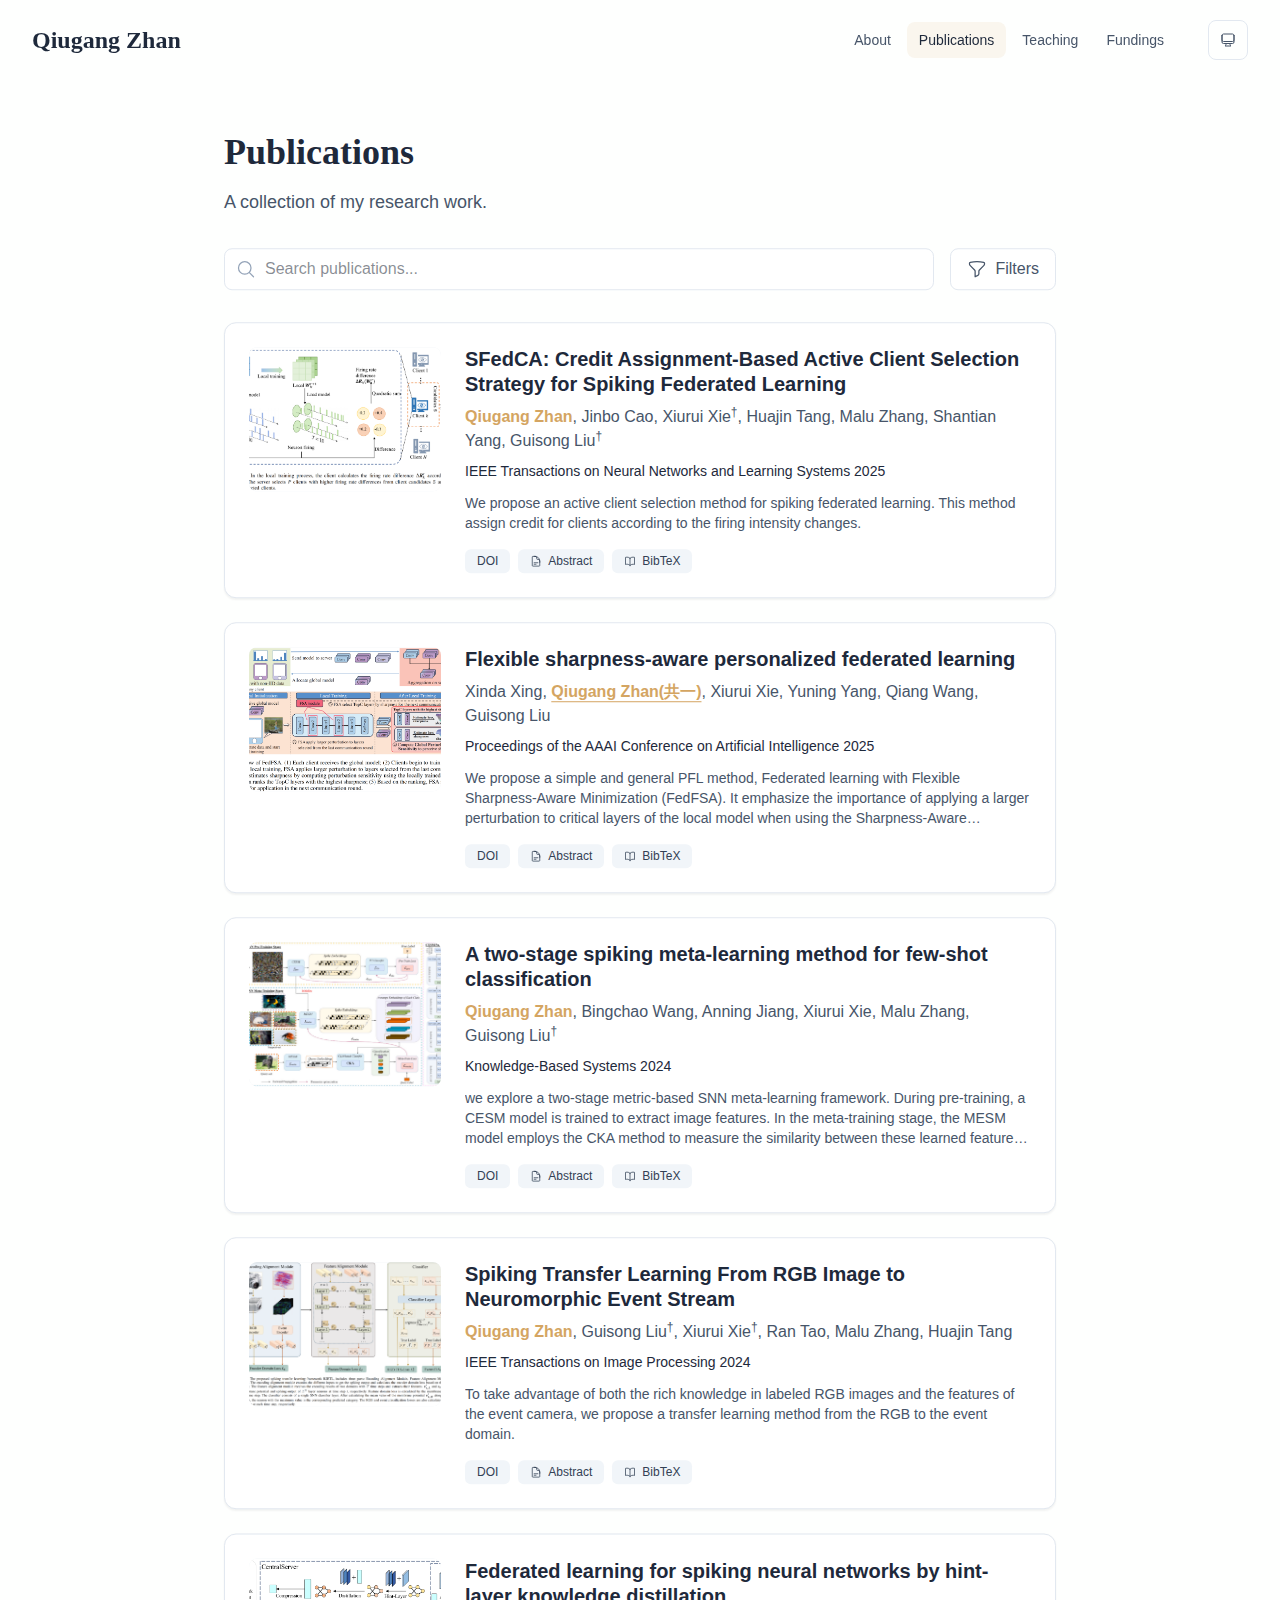
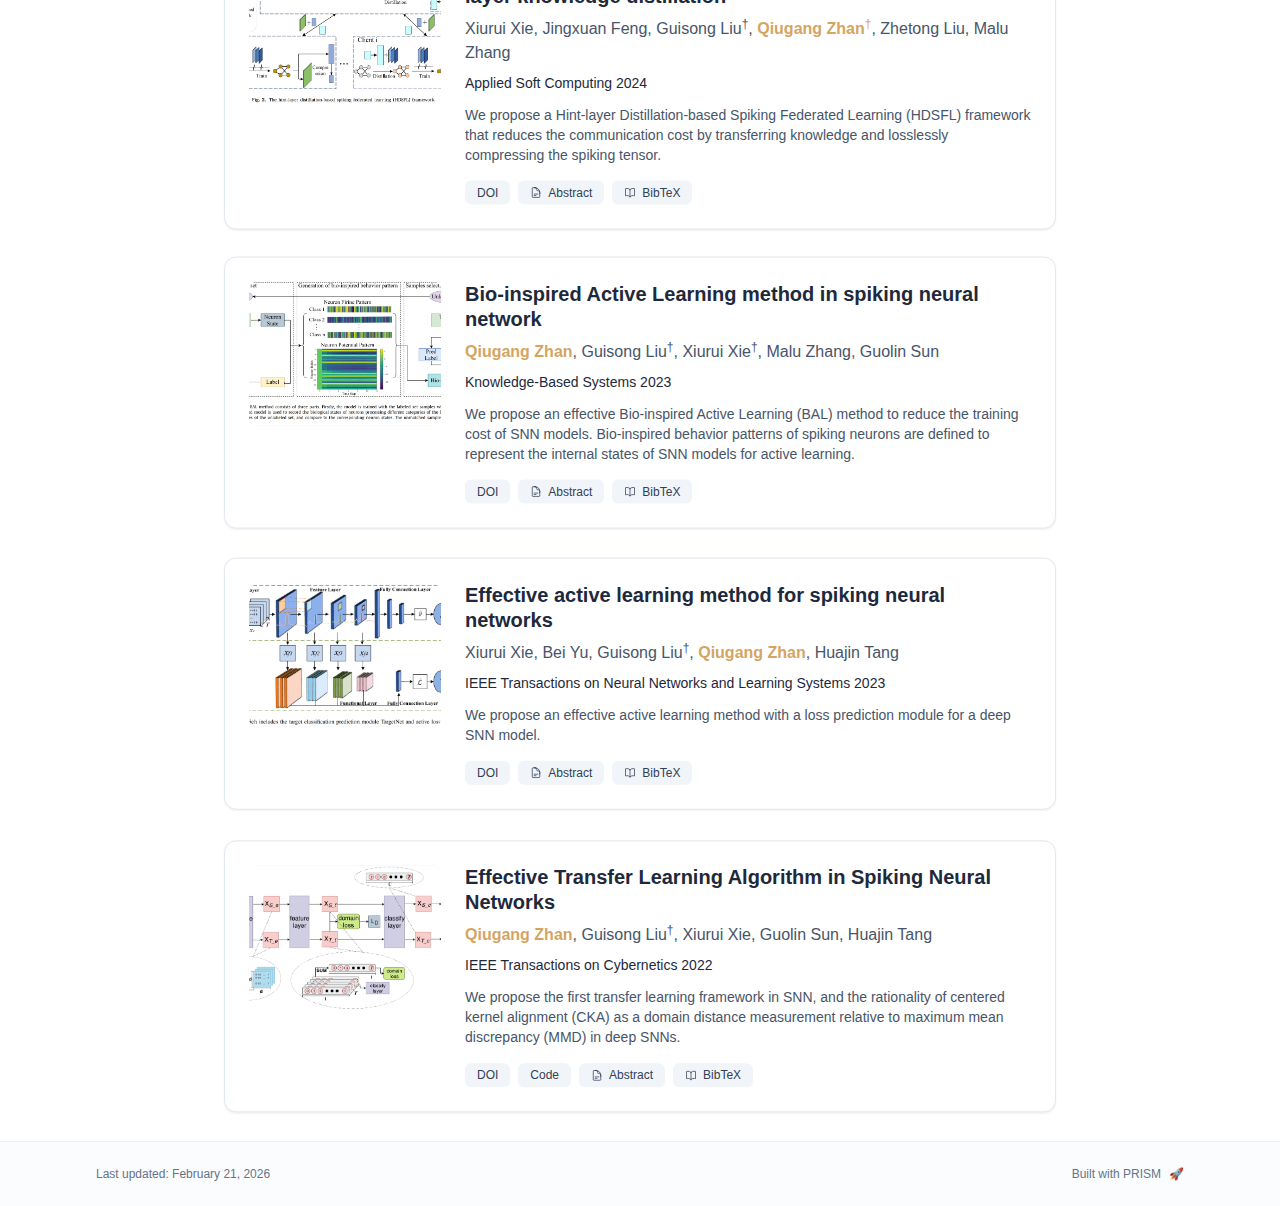
<file: publications/index.html>
<!DOCTYPE html><html lang="en" class="scroll-smooth"><head><meta charSet="utf-8"/><meta name="viewport" content="width=device-width, initial-scale=1"/><link rel="stylesheet" href="/_next/static/css/4c59616ffa01abc8.css" data-precedence="next"/><link rel="preload" as="script" fetchPriority="low" href="/_next/static/chunks/webpack-af78f5c2c11af041.js"/><script src="/_next/static/chunks/4bd1b696-70b6d399998de86a.js" async=""></script><script src="/_next/static/chunks/684-5aaa8290a129f299.js" async=""></script><script src="/_next/static/chunks/main-app-8967dbb337c2822d.js" async=""></script><script src="/_next/static/chunks/17-9c04c9413a9f9f1f.js" async=""></script><script src="/_next/static/chunks/874-6cc630662f3664af.js" async=""></script><script src="/_next/static/chunks/862-15038af301665bb3.js" async=""></script><script src="/_next/static/chunks/app/layout-a118809a65dd8e19.js" async=""></script><script src="/_next/static/chunks/178-595a94b9af1e67b5.js" async=""></script><script src="/_next/static/chunks/748-b0753eeaf12cb586.js" async=""></script><script src="/_next/static/chunks/app/%5Bslug%5D/page-f6d7032b5a4faf85.js" async=""></script><link rel="icon" href="/favicon.svg" type="image/svg+xml"/><link rel="dns-prefetch" href="https://google-fonts.jialeliu.com"/><link rel="preconnect" href="https://google-fonts.jialeliu.com" crossorigin=""/><link rel="preload" as="style" href="https://google-fonts.jialeliu.com/css2?family=Inter:wght@300;400;500;600;700&amp;family=Crimson+Text:ital,wght@0,400;0,600;1,400&amp;display=swap"/><link rel="stylesheet" id="gfonts-css" href="https://google-fonts.jialeliu.com/css2?family=Inter:wght@300;400;500;600;700&amp;family=Crimson+Text:ital,wght@0,400;0,600;1,400&amp;display=swap" media="print"/><script>
              (function(){
                var l = document.getElementById('gfonts-css');
                if (!l) return;
                if (l.media !== 'all') {
                  l.addEventListener('load', function(){ try { l.media = 'all'; } catch(e){} });
                }
              })();
            </script><noscript><link rel="stylesheet" href="https://google-fonts.jialeliu.com/css2?family=Inter:wght@300;400;500;600;700&amp;family=Crimson+Text:ital,wght@0,400;0,600;1,400&amp;display=swap"/></noscript><script>
              try {
                const theme = localStorage.getItem('theme-storage');
                const parsed = theme ? JSON.parse(theme) : null;
                const setting = parsed?.state?.theme || 'system';
                const prefersDark = typeof window !== 'undefined' && window.matchMedia && window.matchMedia('(prefers-color-scheme: dark)').matches;
                const effective = setting === 'dark' ? 'dark' : (setting === 'light' ? 'light' : (prefersDark ? 'dark' : 'light'));
                var root = document.documentElement;
                root.classList.add(effective);
                root.setAttribute('data-theme', effective);
              } catch (e) {
                var root = document.documentElement;
                root.classList.add('light');
                root.setAttribute('data-theme', 'light');
              }
            </script><title>Publications | Qiugang Zhan</title><meta name="description" content="A collection of my research work."/><meta name="author" content="Qiugang Zhan"/><meta name="keywords" content="Qiugang Zhan,PhD,Research,Southwestern University of Finance and Economics (SWUFE)"/><meta name="creator" content="Qiugang Zhan"/><meta name="publisher" content="Qiugang Zhan"/><meta property="og:title" content="Qiugang Zhan"/><meta property="og:description" content="Lecturer at the Southwestern University of Finance and Economics (SWUFE)."/><meta property="og:site_name" content="Qiugang Zhan&#x27;s Academic Website"/><meta property="og:locale" content="en_US"/><meta property="og:type" content="website"/><meta name="twitter:card" content="summary"/><meta name="twitter:title" content="Qiugang Zhan"/><meta name="twitter:description" content="Lecturer at the Southwestern University of Finance and Economics (SWUFE)."/><link rel="icon" href="/favicon.svg"/><script>document.querySelectorAll('body link[rel="icon"], body link[rel="apple-touch-icon"]').forEach(el => document.head.appendChild(el))</script><script src="/_next/static/chunks/polyfills-42372ed130431b0a.js" noModule=""></script></head><body class="font-sans antialiased"><div style="visibility:hidden"><nav class="fixed top-0 left-0 right-0 z-50" data-headlessui-state=""><div class="transition-all duration-300 ease-out bg-transparent" style="transform:translateY(-100px)"><div class="max-w-7xl mx-auto px-4 sm:px-6 lg:px-8"><div class="flex justify-between items-center h-16 lg:h-20"><div class="flex-shrink-0" tabindex="0"><a class="text-xl lg:text-2xl font-serif font-semibold text-primary hover:text-accent transition-colors duration-200" href="/">Qiugang Zhan</a></div><div class="hidden lg:block"><div class="ml-10 flex items-center space-x-8"><div class="flex items-baseline space-x-1"><a class="relative px-3 py-2 text-sm font-medium rounded-lg transition-colors duration-150 text-neutral-600" href="/"><span class="relative z-10">About</span></a><a class="relative px-3 py-2 text-sm font-medium rounded-lg transition-colors duration-150 text-primary" href="/publications/"><span class="relative z-10">Publications</span><div class="absolute inset-0 rounded-lg bg-accent/10"></div></a><a class="relative px-3 py-2 text-sm font-medium rounded-lg transition-colors duration-150 text-neutral-600" href="/teaching/"><span class="relative z-10">Teaching</span></a><a class="relative px-3 py-2 text-sm font-medium rounded-lg transition-colors duration-150 text-neutral-600" href="/fundings/"><span class="relative z-10">Fundings</span></a></div><div class="flex items-center justify-center w-10 h-10 rounded-lg border border-neutral-200 dark:border-[rgba(148,163,184,0.24)] bg-background dark:bg-neutral-800"><div class="w-4 h-4 rounded-full bg-neutral-300 animate-pulse"></div></div></div></div><div class="lg:hidden flex items-center space-x-2"><div class="flex items-center justify-center w-10 h-10 rounded-lg border border-neutral-200 dark:border-[rgba(148,163,184,0.24)] bg-background dark:bg-neutral-800"><div class="w-4 h-4 rounded-full bg-neutral-300 animate-pulse"></div></div><button class="inline-flex items-center justify-center p-2 rounded-md text-neutral-600 hover:text-primary hover:bg-neutral-100 dark:hover:bg-neutral-800 focus:outline-none focus:ring-2 focus:ring-inset focus:ring-accent transition-colors duration-200" id="headlessui-disclosure-button-«R5pdb»" type="button" aria-expanded="false" data-headlessui-state=""><span class="sr-only">Open main menu</span><div><svg xmlns="http://www.w3.org/2000/svg" fill="none" viewBox="0 0 24 24" stroke-width="1.5" stroke="currentColor" aria-hidden="true" data-slot="icon" class="block h-6 w-6"><path stroke-linecap="round" stroke-linejoin="round" d="M3.75 6.75h16.5M3.75 12h16.5m-16.5 5.25h16.5"></path></svg></div></button></div></div></div></div></nav><main class="min-h-screen pt-16 lg:pt-20"><div class="max-w-4xl mx-auto px-4 sm:px-6 lg:px-8 py-12"><div style="opacity:0;transform:translateY(20px)"><div class="mb-8"><h1 class="text-4xl font-serif font-bold text-primary mb-4">Publications</h1><p class="text-lg text-neutral-600 dark:text-neutral-500 max-w-2xl">A collection of my research work.</p></div><div class="mb-8 space-y-4"><div class="flex flex-col sm:flex-row gap-4"><div class="relative flex-grow"><svg xmlns="http://www.w3.org/2000/svg" fill="none" viewBox="0 0 24 24" stroke-width="1.5" stroke="currentColor" aria-hidden="true" data-slot="icon" class="absolute left-3 top-1/2 transform -translate-y-1/2 h-5 w-5 text-neutral-400"><path stroke-linecap="round" stroke-linejoin="round" d="m21 21-5.197-5.197m0 0A7.5 7.5 0 1 0 5.196 5.196a7.5 7.5 0 0 0 10.607 10.607Z"></path></svg><input type="text" placeholder="Search publications..." class="w-full pl-10 pr-4 py-2 rounded-lg border border-neutral-200 dark:border-neutral-800 bg-white dark:bg-neutral-900 focus:ring-2 focus:ring-accent focus:border-transparent transition-all duration-200" value=""/></div><button class="flex items-center justify-center px-4 py-2 rounded-lg border transition-all duration-200 bg-white dark:bg-neutral-900 border-neutral-200 dark:border-neutral-800 text-neutral-600 hover:border-accent hover:text-accent"><svg xmlns="http://www.w3.org/2000/svg" fill="none" viewBox="0 0 24 24" stroke-width="1.5" stroke="currentColor" aria-hidden="true" data-slot="icon" class="h-5 w-5 mr-2"><path stroke-linecap="round" stroke-linejoin="round" d="M12 3c2.755 0 5.455.232 8.083.678.533.09.917.556.917 1.096v1.044a2.25 2.25 0 0 1-.659 1.591l-5.432 5.432a2.25 2.25 0 0 0-.659 1.591v2.927a2.25 2.25 0 0 1-1.244 2.013L9.75 21v-6.568a2.25 2.25 0 0 0-.659-1.591L3.659 7.409A2.25 2.25 0 0 1 3 5.818V4.774c0-.54.384-1.006.917-1.096A48.32 48.32 0 0 1 12 3Z"></path></svg>Filters</button></div></div><div class="space-y-6"><div class="bg-white dark:bg-neutral-900 p-6 rounded-xl shadow-sm border border-neutral-200 dark:border-neutral-800 hover:shadow-md transition-all duration-200" style="opacity:0;transform:translateY(20px)"><div class="flex flex-col md:flex-row gap-6"><div class="w-full md:w-48 flex-shrink-0"><div class="aspect-video md:aspect-[4/3] relative rounded-lg overflow-hidden bg-neutral-100 dark:bg-neutral-800"><img alt="SFedCA: Credit Assignment-Based Active Client Selection Strategy for Spiking Federated Learning" loading="lazy" decoding="async" data-nimg="fill" class="object-cover" style="position:absolute;height:100%;width:100%;left:0;top:0;right:0;bottom:0;color:transparent" src="/papers/SFedCA.png"/></div></div><div class="flex-grow"><h3 class="text-xl font-semibold text-primary mb-2 leading-tight">SFedCA: Credit Assignment-Based Active Client Selection Strategy for Spiking Federated Learning</h3><p class="text-base text-neutral-600 dark:text-neutral-400 mb-2"><span><span class="font-semibold text-accent ">Qiugang Zhan</span>, </span><span><span class=" ">Jinbo Cao</span>, </span><span><span class=" ">Xiurui Xie</span><sup class="ml-0 text-neutral-600 dark:text-neutral-400">†</sup>, </span><span><span class=" ">Huajin Tang</span>, </span><span><span class=" ">Malu Zhang</span>, </span><span><span class=" ">Shantian Yang</span>, </span><span><span class=" ">Guisong Liu</span><sup class="ml-0 text-neutral-600 dark:text-neutral-400">†</sup></span></p><p class="text-sm font-medium text-neutral-800 dark:text-neutral-600 mb-3">IEEE Transactions on Neural Networks and Learning Systems<!-- --> <!-- -->2025</p><p class="text-sm text-neutral-600 dark:text-neutral-500 mb-4 line-clamp-3">We propose an active client selection method for spiking federated learning. This method assign credit for clients according to the firing intensity changes.</p><div class="flex flex-wrap gap-2 mt-auto"><a href="https://doi.org/10.1109/TNNLS.2025.3639578" target="_blank" rel="noopener noreferrer" class="inline-flex items-center px-3 py-1 rounded-md text-xs font-medium bg-neutral-100 dark:bg-neutral-800 text-neutral-700 dark:text-neutral-300 hover:bg-accent hover:text-white transition-colors">DOI</a><button class="inline-flex items-center px-3 py-1 rounded-md text-xs font-medium transition-colors bg-neutral-100 dark:bg-neutral-800 text-neutral-700 dark:text-neutral-300 hover:bg-accent hover:text-white"><svg xmlns="http://www.w3.org/2000/svg" fill="none" viewBox="0 0 24 24" stroke-width="1.5" stroke="currentColor" aria-hidden="true" data-slot="icon" class="h-3 w-3 mr-1.5"><path stroke-linecap="round" stroke-linejoin="round" d="M19.5 14.25v-2.625a3.375 3.375 0 0 0-3.375-3.375h-1.5A1.125 1.125 0 0 1 13.5 7.125v-1.5a3.375 3.375 0 0 0-3.375-3.375H8.25m0 12.75h7.5m-7.5 3H12M10.5 2.25H5.625c-.621 0-1.125.504-1.125 1.125v17.25c0 .621.504 1.125 1.125 1.125h12.75c.621 0 1.125-.504 1.125-1.125V11.25a9 9 0 0 0-9-9Z"></path></svg>Abstract</button><button class="inline-flex items-center px-3 py-1 rounded-md text-xs font-medium transition-colors bg-neutral-100 dark:bg-neutral-800 text-neutral-700 dark:text-neutral-300 hover:bg-accent hover:text-white"><svg xmlns="http://www.w3.org/2000/svg" fill="none" viewBox="0 0 24 24" stroke-width="1.5" stroke="currentColor" aria-hidden="true" data-slot="icon" class="h-3 w-3 mr-1.5"><path stroke-linecap="round" stroke-linejoin="round" d="M12 6.042A8.967 8.967 0 0 0 6 3.75c-1.052 0-2.062.18-3 .512v14.25A8.987 8.987 0 0 1 6 18c2.305 0 4.408.867 6 2.292m0-14.25a8.966 8.966 0 0 1 6-2.292c1.052 0 2.062.18 3 .512v14.25A8.987 8.987 0 0 0 18 18a8.967 8.967 0 0 0-6 2.292m0-14.25v14.25"></path></svg>BibTeX</button></div></div></div></div><div class="bg-white dark:bg-neutral-900 p-6 rounded-xl shadow-sm border border-neutral-200 dark:border-neutral-800 hover:shadow-md transition-all duration-200" style="opacity:0;transform:translateY(20px)"><div class="flex flex-col md:flex-row gap-6"><div class="w-full md:w-48 flex-shrink-0"><div class="aspect-video md:aspect-[4/3] relative rounded-lg overflow-hidden bg-neutral-100 dark:bg-neutral-800"><img alt="Flexible sharpness-aware personalized federated learning" loading="lazy" decoding="async" data-nimg="fill" class="object-cover" style="position:absolute;height:100%;width:100%;left:0;top:0;right:0;bottom:0;color:transparent" src="/papers/FedFSA.png"/></div></div><div class="flex-grow"><h3 class="text-xl font-semibold text-primary mb-2 leading-tight">Flexible sharpness-aware personalized federated learning</h3><p class="text-base text-neutral-600 dark:text-neutral-400 mb-2"><span><span class=" ">Xinda Xing</span>, </span><span><span class="font-semibold text-accent underline underline-offset-4 decoration-accent">Qiugang Zhan(共一)</span>, </span><span><span class=" ">Xiurui Xie</span>, </span><span><span class=" ">Yuning Yang</span>, </span><span><span class=" ">Qiang Wang</span>, </span><span><span class=" ">Guisong Liu</span></span></p><p class="text-sm font-medium text-neutral-800 dark:text-neutral-600 mb-3">Proceedings of the AAAI Conference on Artificial Intelligence<!-- --> <!-- -->2025</p><p class="text-sm text-neutral-600 dark:text-neutral-500 mb-4 line-clamp-3">We propose a simple and general PFL method, Federated learning with Flexible Sharpness-Aware Minimization (FedFSA). It emphasize the importance of applying a larger perturbation to critical layers of the local model when using the Sharpness-Aware Minimization (SAM) optimizer.</p><div class="flex flex-wrap gap-2 mt-auto"><a href="https://doi.org/10.1609/aaai.v39i20.35475" target="_blank" rel="noopener noreferrer" class="inline-flex items-center px-3 py-1 rounded-md text-xs font-medium bg-neutral-100 dark:bg-neutral-800 text-neutral-700 dark:text-neutral-300 hover:bg-accent hover:text-white transition-colors">DOI</a><button class="inline-flex items-center px-3 py-1 rounded-md text-xs font-medium transition-colors bg-neutral-100 dark:bg-neutral-800 text-neutral-700 dark:text-neutral-300 hover:bg-accent hover:text-white"><svg xmlns="http://www.w3.org/2000/svg" fill="none" viewBox="0 0 24 24" stroke-width="1.5" stroke="currentColor" aria-hidden="true" data-slot="icon" class="h-3 w-3 mr-1.5"><path stroke-linecap="round" stroke-linejoin="round" d="M19.5 14.25v-2.625a3.375 3.375 0 0 0-3.375-3.375h-1.5A1.125 1.125 0 0 1 13.5 7.125v-1.5a3.375 3.375 0 0 0-3.375-3.375H8.25m0 12.75h7.5m-7.5 3H12M10.5 2.25H5.625c-.621 0-1.125.504-1.125 1.125v17.25c0 .621.504 1.125 1.125 1.125h12.75c.621 0 1.125-.504 1.125-1.125V11.25a9 9 0 0 0-9-9Z"></path></svg>Abstract</button><button class="inline-flex items-center px-3 py-1 rounded-md text-xs font-medium transition-colors bg-neutral-100 dark:bg-neutral-800 text-neutral-700 dark:text-neutral-300 hover:bg-accent hover:text-white"><svg xmlns="http://www.w3.org/2000/svg" fill="none" viewBox="0 0 24 24" stroke-width="1.5" stroke="currentColor" aria-hidden="true" data-slot="icon" class="h-3 w-3 mr-1.5"><path stroke-linecap="round" stroke-linejoin="round" d="M12 6.042A8.967 8.967 0 0 0 6 3.75c-1.052 0-2.062.18-3 .512v14.25A8.987 8.987 0 0 1 6 18c2.305 0 4.408.867 6 2.292m0-14.25a8.966 8.966 0 0 1 6-2.292c1.052 0 2.062.18 3 .512v14.25A8.987 8.987 0 0 0 18 18a8.967 8.967 0 0 0-6 2.292m0-14.25v14.25"></path></svg>BibTeX</button></div></div></div></div><div class="bg-white dark:bg-neutral-900 p-6 rounded-xl shadow-sm border border-neutral-200 dark:border-neutral-800 hover:shadow-md transition-all duration-200" style="opacity:0;transform:translateY(20px)"><div class="flex flex-col md:flex-row gap-6"><div class="w-full md:w-48 flex-shrink-0"><div class="aspect-video md:aspect-[4/3] relative rounded-lg overflow-hidden bg-neutral-100 dark:bg-neutral-800"><img alt="A two-stage spiking meta-learning method for few-shot classification" loading="lazy" decoding="async" data-nimg="fill" class="object-cover" style="position:absolute;height:100%;width:100%;left:0;top:0;right:0;bottom:0;color:transparent" src="/papers/meta learning.png"/></div></div><div class="flex-grow"><h3 class="text-xl font-semibold text-primary mb-2 leading-tight">A two-stage spiking meta-learning method for few-shot classification</h3><p class="text-base text-neutral-600 dark:text-neutral-400 mb-2"><span><span class="font-semibold text-accent ">Qiugang Zhan</span>, </span><span><span class=" ">Bingchao Wang</span>, </span><span><span class=" ">Anning Jiang</span>, </span><span><span class=" ">Xiurui Xie</span>, </span><span><span class=" ">Malu Zhang</span>, </span><span><span class=" ">Guisong Liu</span><sup class="ml-0 text-neutral-600 dark:text-neutral-400">†</sup></span></p><p class="text-sm font-medium text-neutral-800 dark:text-neutral-600 mb-3">Knowledge-Based Systems<!-- --> <!-- -->2024</p><p class="text-sm text-neutral-600 dark:text-neutral-500 mb-4 line-clamp-3">we explore a two-stage metric-based SNN meta-learning framework. During pre-training, a CESM model is trained to extract image features. In the meta-training stage, the MESM model employs the CKA method to measure the similarity between these learned features for meta-learning.</p><div class="flex flex-wrap gap-2 mt-auto"><a href="https://doi.org/https://doi.org/10.1016/j.knosys.2023.111220" target="_blank" rel="noopener noreferrer" class="inline-flex items-center px-3 py-1 rounded-md text-xs font-medium bg-neutral-100 dark:bg-neutral-800 text-neutral-700 dark:text-neutral-300 hover:bg-accent hover:text-white transition-colors">DOI</a><button class="inline-flex items-center px-3 py-1 rounded-md text-xs font-medium transition-colors bg-neutral-100 dark:bg-neutral-800 text-neutral-700 dark:text-neutral-300 hover:bg-accent hover:text-white"><svg xmlns="http://www.w3.org/2000/svg" fill="none" viewBox="0 0 24 24" stroke-width="1.5" stroke="currentColor" aria-hidden="true" data-slot="icon" class="h-3 w-3 mr-1.5"><path stroke-linecap="round" stroke-linejoin="round" d="M19.5 14.25v-2.625a3.375 3.375 0 0 0-3.375-3.375h-1.5A1.125 1.125 0 0 1 13.5 7.125v-1.5a3.375 3.375 0 0 0-3.375-3.375H8.25m0 12.75h7.5m-7.5 3H12M10.5 2.25H5.625c-.621 0-1.125.504-1.125 1.125v17.25c0 .621.504 1.125 1.125 1.125h12.75c.621 0 1.125-.504 1.125-1.125V11.25a9 9 0 0 0-9-9Z"></path></svg>Abstract</button><button class="inline-flex items-center px-3 py-1 rounded-md text-xs font-medium transition-colors bg-neutral-100 dark:bg-neutral-800 text-neutral-700 dark:text-neutral-300 hover:bg-accent hover:text-white"><svg xmlns="http://www.w3.org/2000/svg" fill="none" viewBox="0 0 24 24" stroke-width="1.5" stroke="currentColor" aria-hidden="true" data-slot="icon" class="h-3 w-3 mr-1.5"><path stroke-linecap="round" stroke-linejoin="round" d="M12 6.042A8.967 8.967 0 0 0 6 3.75c-1.052 0-2.062.18-3 .512v14.25A8.987 8.987 0 0 1 6 18c2.305 0 4.408.867 6 2.292m0-14.25a8.966 8.966 0 0 1 6-2.292c1.052 0 2.062.18 3 .512v14.25A8.987 8.987 0 0 0 18 18a8.967 8.967 0 0 0-6 2.292m0-14.25v14.25"></path></svg>BibTeX</button></div></div></div></div><div class="bg-white dark:bg-neutral-900 p-6 rounded-xl shadow-sm border border-neutral-200 dark:border-neutral-800 hover:shadow-md transition-all duration-200" style="opacity:0;transform:translateY(20px)"><div class="flex flex-col md:flex-row gap-6"><div class="w-full md:w-48 flex-shrink-0"><div class="aspect-video md:aspect-[4/3] relative rounded-lg overflow-hidden bg-neutral-100 dark:bg-neutral-800"><img alt="Spiking Transfer Learning From RGB Image to Neuromorphic Event Stream" loading="lazy" decoding="async" data-nimg="fill" class="object-cover" style="position:absolute;height:100%;width:100%;left:0;top:0;right:0;bottom:0;color:transparent" src="/papers/R2ETL.png"/></div></div><div class="flex-grow"><h3 class="text-xl font-semibold text-primary mb-2 leading-tight">Spiking Transfer Learning From RGB Image to Neuromorphic Event Stream</h3><p class="text-base text-neutral-600 dark:text-neutral-400 mb-2"><span><span class="font-semibold text-accent ">Qiugang Zhan</span>, </span><span><span class=" ">Guisong Liu</span><sup class="ml-0 text-neutral-600 dark:text-neutral-400">†</sup>, </span><span><span class=" ">Xiurui Xie</span><sup class="ml-0 text-neutral-600 dark:text-neutral-400">†</sup>, </span><span><span class=" ">Ran Tao</span>, </span><span><span class=" ">Malu Zhang</span>, </span><span><span class=" ">Huajin Tang</span></span></p><p class="text-sm font-medium text-neutral-800 dark:text-neutral-600 mb-3">IEEE Transactions on Image Processing<!-- --> <!-- -->2024</p><p class="text-sm text-neutral-600 dark:text-neutral-500 mb-4 line-clamp-3">To take advantage of both the rich knowledge in labeled RGB images and the features of the event camera, we propose a transfer learning method from the RGB to the event domain.</p><div class="flex flex-wrap gap-2 mt-auto"><a href="https://doi.org/10.1109/TIP.2024.3430043" target="_blank" rel="noopener noreferrer" class="inline-flex items-center px-3 py-1 rounded-md text-xs font-medium bg-neutral-100 dark:bg-neutral-800 text-neutral-700 dark:text-neutral-300 hover:bg-accent hover:text-white transition-colors">DOI</a><button class="inline-flex items-center px-3 py-1 rounded-md text-xs font-medium transition-colors bg-neutral-100 dark:bg-neutral-800 text-neutral-700 dark:text-neutral-300 hover:bg-accent hover:text-white"><svg xmlns="http://www.w3.org/2000/svg" fill="none" viewBox="0 0 24 24" stroke-width="1.5" stroke="currentColor" aria-hidden="true" data-slot="icon" class="h-3 w-3 mr-1.5"><path stroke-linecap="round" stroke-linejoin="round" d="M19.5 14.25v-2.625a3.375 3.375 0 0 0-3.375-3.375h-1.5A1.125 1.125 0 0 1 13.5 7.125v-1.5a3.375 3.375 0 0 0-3.375-3.375H8.25m0 12.75h7.5m-7.5 3H12M10.5 2.25H5.625c-.621 0-1.125.504-1.125 1.125v17.25c0 .621.504 1.125 1.125 1.125h12.75c.621 0 1.125-.504 1.125-1.125V11.25a9 9 0 0 0-9-9Z"></path></svg>Abstract</button><button class="inline-flex items-center px-3 py-1 rounded-md text-xs font-medium transition-colors bg-neutral-100 dark:bg-neutral-800 text-neutral-700 dark:text-neutral-300 hover:bg-accent hover:text-white"><svg xmlns="http://www.w3.org/2000/svg" fill="none" viewBox="0 0 24 24" stroke-width="1.5" stroke="currentColor" aria-hidden="true" data-slot="icon" class="h-3 w-3 mr-1.5"><path stroke-linecap="round" stroke-linejoin="round" d="M12 6.042A8.967 8.967 0 0 0 6 3.75c-1.052 0-2.062.18-3 .512v14.25A8.987 8.987 0 0 1 6 18c2.305 0 4.408.867 6 2.292m0-14.25a8.966 8.966 0 0 1 6-2.292c1.052 0 2.062.18 3 .512v14.25A8.987 8.987 0 0 0 18 18a8.967 8.967 0 0 0-6 2.292m0-14.25v14.25"></path></svg>BibTeX</button></div></div></div></div><div class="bg-white dark:bg-neutral-900 p-6 rounded-xl shadow-sm border border-neutral-200 dark:border-neutral-800 hover:shadow-md transition-all duration-200" style="opacity:0;transform:translateY(20px)"><div class="flex flex-col md:flex-row gap-6"><div class="w-full md:w-48 flex-shrink-0"><div class="aspect-video md:aspect-[4/3] relative rounded-lg overflow-hidden bg-neutral-100 dark:bg-neutral-800"><img alt="Federated learning for spiking neural networks by hint-layer knowledge distillation" loading="lazy" decoding="async" data-nimg="fill" class="object-cover" style="position:absolute;height:100%;width:100%;left:0;top:0;right:0;bottom:0;color:transparent" src="/papers/HDSFL.png"/></div></div><div class="flex-grow"><h3 class="text-xl font-semibold text-primary mb-2 leading-tight">Federated learning for spiking neural networks by hint-layer knowledge distillation</h3><p class="text-base text-neutral-600 dark:text-neutral-400 mb-2"><span><span class=" ">Xiurui Xie</span>, </span><span><span class=" ">Jingxuan Feng</span>, </span><span><span class=" ">Guisong Liu</span><sup class="ml-0 text-neutral-600 dark:text-neutral-400">†</sup>, </span><span><span class="font-semibold text-accent ">Qiugang Zhan</span><sup class="ml-0 text-accent">†</sup>, </span><span><span class=" ">Zhetong Liu</span>, </span><span><span class=" ">Malu Zhang</span></span></p><p class="text-sm font-medium text-neutral-800 dark:text-neutral-600 mb-3">Applied Soft Computing<!-- --> <!-- -->2024</p><p class="text-sm text-neutral-600 dark:text-neutral-500 mb-4 line-clamp-3">We propose a Hint-layer Distillation-based Spiking Federated Learning (HDSFL) framework that reduces the communication cost by transferring knowledge and losslessly compressing the spiking tensor.</p><div class="flex flex-wrap gap-2 mt-auto"><a href="https://doi.org/https://doi.org/10.1016/j.asoc.2024.111901" target="_blank" rel="noopener noreferrer" class="inline-flex items-center px-3 py-1 rounded-md text-xs font-medium bg-neutral-100 dark:bg-neutral-800 text-neutral-700 dark:text-neutral-300 hover:bg-accent hover:text-white transition-colors">DOI</a><button class="inline-flex items-center px-3 py-1 rounded-md text-xs font-medium transition-colors bg-neutral-100 dark:bg-neutral-800 text-neutral-700 dark:text-neutral-300 hover:bg-accent hover:text-white"><svg xmlns="http://www.w3.org/2000/svg" fill="none" viewBox="0 0 24 24" stroke-width="1.5" stroke="currentColor" aria-hidden="true" data-slot="icon" class="h-3 w-3 mr-1.5"><path stroke-linecap="round" stroke-linejoin="round" d="M19.5 14.25v-2.625a3.375 3.375 0 0 0-3.375-3.375h-1.5A1.125 1.125 0 0 1 13.5 7.125v-1.5a3.375 3.375 0 0 0-3.375-3.375H8.25m0 12.75h7.5m-7.5 3H12M10.5 2.25H5.625c-.621 0-1.125.504-1.125 1.125v17.25c0 .621.504 1.125 1.125 1.125h12.75c.621 0 1.125-.504 1.125-1.125V11.25a9 9 0 0 0-9-9Z"></path></svg>Abstract</button><button class="inline-flex items-center px-3 py-1 rounded-md text-xs font-medium transition-colors bg-neutral-100 dark:bg-neutral-800 text-neutral-700 dark:text-neutral-300 hover:bg-accent hover:text-white"><svg xmlns="http://www.w3.org/2000/svg" fill="none" viewBox="0 0 24 24" stroke-width="1.5" stroke="currentColor" aria-hidden="true" data-slot="icon" class="h-3 w-3 mr-1.5"><path stroke-linecap="round" stroke-linejoin="round" d="M12 6.042A8.967 8.967 0 0 0 6 3.75c-1.052 0-2.062.18-3 .512v14.25A8.987 8.987 0 0 1 6 18c2.305 0 4.408.867 6 2.292m0-14.25a8.966 8.966 0 0 1 6-2.292c1.052 0 2.062.18 3 .512v14.25A8.987 8.987 0 0 0 18 18a8.967 8.967 0 0 0-6 2.292m0-14.25v14.25"></path></svg>BibTeX</button></div></div></div></div><div class="bg-white dark:bg-neutral-900 p-6 rounded-xl shadow-sm border border-neutral-200 dark:border-neutral-800 hover:shadow-md transition-all duration-200" style="opacity:0;transform:translateY(20px)"><div class="flex flex-col md:flex-row gap-6"><div class="w-full md:w-48 flex-shrink-0"><div class="aspect-video md:aspect-[4/3] relative rounded-lg overflow-hidden bg-neutral-100 dark:bg-neutral-800"><img alt="Bio-inspired Active Learning method in spiking neural network" loading="lazy" decoding="async" data-nimg="fill" class="object-cover" style="position:absolute;height:100%;width:100%;left:0;top:0;right:0;bottom:0;color:transparent" src="/papers/active learning.png"/></div></div><div class="flex-grow"><h3 class="text-xl font-semibold text-primary mb-2 leading-tight">Bio-inspired Active Learning method in spiking neural network</h3><p class="text-base text-neutral-600 dark:text-neutral-400 mb-2"><span><span class="font-semibold text-accent ">Qiugang Zhan</span>, </span><span><span class=" ">Guisong Liu</span><sup class="ml-0 text-neutral-600 dark:text-neutral-400">†</sup>, </span><span><span class=" ">Xiurui Xie</span><sup class="ml-0 text-neutral-600 dark:text-neutral-400">†</sup>, </span><span><span class=" ">Malu Zhang</span>, </span><span><span class=" ">Guolin Sun</span></span></p><p class="text-sm font-medium text-neutral-800 dark:text-neutral-600 mb-3">Knowledge-Based Systems<!-- --> <!-- -->2023</p><p class="text-sm text-neutral-600 dark:text-neutral-500 mb-4 line-clamp-3">We propose an effective Bio-inspired Active Learning (BAL) method to reduce the training cost of SNN models. Bio-inspired behavior patterns of spiking neurons are defined to represent the internal states of SNN models for active learning.</p><div class="flex flex-wrap gap-2 mt-auto"><a href="https://doi.org/https://doi.org/10.1016/j.knosys.2022.110193" target="_blank" rel="noopener noreferrer" class="inline-flex items-center px-3 py-1 rounded-md text-xs font-medium bg-neutral-100 dark:bg-neutral-800 text-neutral-700 dark:text-neutral-300 hover:bg-accent hover:text-white transition-colors">DOI</a><button class="inline-flex items-center px-3 py-1 rounded-md text-xs font-medium transition-colors bg-neutral-100 dark:bg-neutral-800 text-neutral-700 dark:text-neutral-300 hover:bg-accent hover:text-white"><svg xmlns="http://www.w3.org/2000/svg" fill="none" viewBox="0 0 24 24" stroke-width="1.5" stroke="currentColor" aria-hidden="true" data-slot="icon" class="h-3 w-3 mr-1.5"><path stroke-linecap="round" stroke-linejoin="round" d="M19.5 14.25v-2.625a3.375 3.375 0 0 0-3.375-3.375h-1.5A1.125 1.125 0 0 1 13.5 7.125v-1.5a3.375 3.375 0 0 0-3.375-3.375H8.25m0 12.75h7.5m-7.5 3H12M10.5 2.25H5.625c-.621 0-1.125.504-1.125 1.125v17.25c0 .621.504 1.125 1.125 1.125h12.75c.621 0 1.125-.504 1.125-1.125V11.25a9 9 0 0 0-9-9Z"></path></svg>Abstract</button><button class="inline-flex items-center px-3 py-1 rounded-md text-xs font-medium transition-colors bg-neutral-100 dark:bg-neutral-800 text-neutral-700 dark:text-neutral-300 hover:bg-accent hover:text-white"><svg xmlns="http://www.w3.org/2000/svg" fill="none" viewBox="0 0 24 24" stroke-width="1.5" stroke="currentColor" aria-hidden="true" data-slot="icon" class="h-3 w-3 mr-1.5"><path stroke-linecap="round" stroke-linejoin="round" d="M12 6.042A8.967 8.967 0 0 0 6 3.75c-1.052 0-2.062.18-3 .512v14.25A8.987 8.987 0 0 1 6 18c2.305 0 4.408.867 6 2.292m0-14.25a8.966 8.966 0 0 1 6-2.292c1.052 0 2.062.18 3 .512v14.25A8.987 8.987 0 0 0 18 18a8.967 8.967 0 0 0-6 2.292m0-14.25v14.25"></path></svg>BibTeX</button></div></div></div></div><div class="bg-white dark:bg-neutral-900 p-6 rounded-xl shadow-sm border border-neutral-200 dark:border-neutral-800 hover:shadow-md transition-all duration-200" style="opacity:0;transform:translateY(20px)"><div class="flex flex-col md:flex-row gap-6"><div class="w-full md:w-48 flex-shrink-0"><div class="aspect-video md:aspect-[4/3] relative rounded-lg overflow-hidden bg-neutral-100 dark:bg-neutral-800"><img alt="Effective active learning method for spiking neural networks" loading="lazy" decoding="async" data-nimg="fill" class="object-cover" style="position:absolute;height:100%;width:100%;left:0;top:0;right:0;bottom:0;color:transparent" src="/papers/TNNLS SAL.png"/></div></div><div class="flex-grow"><h3 class="text-xl font-semibold text-primary mb-2 leading-tight">Effective active learning method for spiking neural networks</h3><p class="text-base text-neutral-600 dark:text-neutral-400 mb-2"><span><span class=" ">Xiurui Xie</span>, </span><span><span class=" ">Bei Yu</span>, </span><span><span class=" ">Guisong Liu</span><sup class="ml-0 text-neutral-600 dark:text-neutral-400">†</sup>, </span><span><span class="font-semibold text-accent ">Qiugang Zhan</span>, </span><span><span class=" ">Huajin Tang</span></span></p><p class="text-sm font-medium text-neutral-800 dark:text-neutral-600 mb-3">IEEE Transactions on Neural Networks and Learning Systems<!-- --> <!-- -->2023</p><p class="text-sm text-neutral-600 dark:text-neutral-500 mb-4 line-clamp-3">We propose an effective active learning method with a loss prediction module for a deep SNN model.</p><div class="flex flex-wrap gap-2 mt-auto"><a href="https://doi.org/10.1109/TNNLS.2023.3257333" target="_blank" rel="noopener noreferrer" class="inline-flex items-center px-3 py-1 rounded-md text-xs font-medium bg-neutral-100 dark:bg-neutral-800 text-neutral-700 dark:text-neutral-300 hover:bg-accent hover:text-white transition-colors">DOI</a><button class="inline-flex items-center px-3 py-1 rounded-md text-xs font-medium transition-colors bg-neutral-100 dark:bg-neutral-800 text-neutral-700 dark:text-neutral-300 hover:bg-accent hover:text-white"><svg xmlns="http://www.w3.org/2000/svg" fill="none" viewBox="0 0 24 24" stroke-width="1.5" stroke="currentColor" aria-hidden="true" data-slot="icon" class="h-3 w-3 mr-1.5"><path stroke-linecap="round" stroke-linejoin="round" d="M19.5 14.25v-2.625a3.375 3.375 0 0 0-3.375-3.375h-1.5A1.125 1.125 0 0 1 13.5 7.125v-1.5a3.375 3.375 0 0 0-3.375-3.375H8.25m0 12.75h7.5m-7.5 3H12M10.5 2.25H5.625c-.621 0-1.125.504-1.125 1.125v17.25c0 .621.504 1.125 1.125 1.125h12.75c.621 0 1.125-.504 1.125-1.125V11.25a9 9 0 0 0-9-9Z"></path></svg>Abstract</button><button class="inline-flex items-center px-3 py-1 rounded-md text-xs font-medium transition-colors bg-neutral-100 dark:bg-neutral-800 text-neutral-700 dark:text-neutral-300 hover:bg-accent hover:text-white"><svg xmlns="http://www.w3.org/2000/svg" fill="none" viewBox="0 0 24 24" stroke-width="1.5" stroke="currentColor" aria-hidden="true" data-slot="icon" class="h-3 w-3 mr-1.5"><path stroke-linecap="round" stroke-linejoin="round" d="M12 6.042A8.967 8.967 0 0 0 6 3.75c-1.052 0-2.062.18-3 .512v14.25A8.987 8.987 0 0 1 6 18c2.305 0 4.408.867 6 2.292m0-14.25a8.966 8.966 0 0 1 6-2.292c1.052 0 2.062.18 3 .512v14.25A8.987 8.987 0 0 0 18 18a8.967 8.967 0 0 0-6 2.292m0-14.25v14.25"></path></svg>BibTeX</button></div></div></div></div><div class="bg-white dark:bg-neutral-900 p-6 rounded-xl shadow-sm border border-neutral-200 dark:border-neutral-800 hover:shadow-md transition-all duration-200" style="opacity:0;transform:translateY(20px)"><div class="flex flex-col md:flex-row gap-6"><div class="w-full md:w-48 flex-shrink-0"><div class="aspect-video md:aspect-[4/3] relative rounded-lg overflow-hidden bg-neutral-100 dark:bg-neutral-800"><img alt="Effective Transfer Learning Algorithm in Spiking Neural Networks" loading="lazy" decoding="async" data-nimg="fill" class="object-cover" style="position:absolute;height:100%;width:100%;left:0;top:0;right:0;bottom:0;color:transparent" src="/papers/SNNTL.png"/></div></div><div class="flex-grow"><h3 class="text-xl font-semibold text-primary mb-2 leading-tight">Effective Transfer Learning Algorithm in Spiking Neural Networks</h3><p class="text-base text-neutral-600 dark:text-neutral-400 mb-2"><span><span class="font-semibold text-accent ">Qiugang Zhan</span>, </span><span><span class=" ">Guisong Liu</span><sup class="ml-0 text-neutral-600 dark:text-neutral-400">†</sup>, </span><span><span class=" ">Xiurui Xie</span>, </span><span><span class=" ">Guolin Sun</span>, </span><span><span class=" ">Huajin Tang</span></span></p><p class="text-sm font-medium text-neutral-800 dark:text-neutral-600 mb-3">IEEE Transactions on Cybernetics<!-- --> <!-- -->2022</p><p class="text-sm text-neutral-600 dark:text-neutral-500 mb-4 line-clamp-3">We propose the first transfer learning framework in SNN, and the rationality of centered kernel alignment (CKA) as a domain distance measurement relative to maximum mean discrepancy (MMD) in deep SNNs.</p><div class="flex flex-wrap gap-2 mt-auto"><a href="https://doi.org/10.1109/TCYB.2021.3079097" target="_blank" rel="noopener noreferrer" class="inline-flex items-center px-3 py-1 rounded-md text-xs font-medium bg-neutral-100 dark:bg-neutral-800 text-neutral-700 dark:text-neutral-300 hover:bg-accent hover:text-white transition-colors">DOI</a><a href="https://github.com/QgZhan/SNNTL" target="_blank" rel="noopener noreferrer" class="inline-flex items-center px-3 py-1 rounded-md text-xs font-medium bg-neutral-100 dark:bg-neutral-800 text-neutral-700 dark:text-neutral-300 hover:bg-accent hover:text-white transition-colors">Code</a><button class="inline-flex items-center px-3 py-1 rounded-md text-xs font-medium transition-colors bg-neutral-100 dark:bg-neutral-800 text-neutral-700 dark:text-neutral-300 hover:bg-accent hover:text-white"><svg xmlns="http://www.w3.org/2000/svg" fill="none" viewBox="0 0 24 24" stroke-width="1.5" stroke="currentColor" aria-hidden="true" data-slot="icon" class="h-3 w-3 mr-1.5"><path stroke-linecap="round" stroke-linejoin="round" d="M19.5 14.25v-2.625a3.375 3.375 0 0 0-3.375-3.375h-1.5A1.125 1.125 0 0 1 13.5 7.125v-1.5a3.375 3.375 0 0 0-3.375-3.375H8.25m0 12.75h7.5m-7.5 3H12M10.5 2.25H5.625c-.621 0-1.125.504-1.125 1.125v17.25c0 .621.504 1.125 1.125 1.125h12.75c.621 0 1.125-.504 1.125-1.125V11.25a9 9 0 0 0-9-9Z"></path></svg>Abstract</button><button class="inline-flex items-center px-3 py-1 rounded-md text-xs font-medium transition-colors bg-neutral-100 dark:bg-neutral-800 text-neutral-700 dark:text-neutral-300 hover:bg-accent hover:text-white"><svg xmlns="http://www.w3.org/2000/svg" fill="none" viewBox="0 0 24 24" stroke-width="1.5" stroke="currentColor" aria-hidden="true" data-slot="icon" class="h-3 w-3 mr-1.5"><path stroke-linecap="round" stroke-linejoin="round" d="M12 6.042A8.967 8.967 0 0 0 6 3.75c-1.052 0-2.062.18-3 .512v14.25A8.987 8.987 0 0 1 6 18c2.305 0 4.408.867 6 2.292m0-14.25a8.966 8.966 0 0 1 6-2.292c1.052 0 2.062.18 3 .512v14.25A8.987 8.987 0 0 0 18 18a8.967 8.967 0 0 0-6 2.292m0-14.25v14.25"></path></svg>BibTeX</button></div></div></div></div></div></div></div><!--$--><!--/$--><!--$--><!--/$--></main><footer class="border-t border-neutral-200/50 bg-neutral-50/50 dark:bg-neutral-900/50 dark:border-neutral-700/50"><div class="max-w-6xl mx-auto px-4 sm:px-6 lg:px-8 py-6"><div class="flex flex-col sm:flex-row justify-between items-center gap-2"><p class="text-xs text-neutral-500">Last updated: <!-- -->February 21, 2026</p><p class="text-xs text-neutral-500 flex items-center"><a href="https://github.com/xyjoey/PRISM" target="_blank" rel="noopener noreferrer">Built with PRISM</a><span class="ml-2">🚀</span></p></div></div></footer></div><script src="/_next/static/chunks/webpack-af78f5c2c11af041.js" async=""></script><script>(self.__next_f=self.__next_f||[]).push([0])</script><script>self.__next_f.push([1,"1:\"$Sreact.fragment\"\n2:I[3719,[\"17\",\"static/chunks/17-9c04c9413a9f9f1f.js\",\"874\",\"static/chunks/874-6cc630662f3664af.js\",\"862\",\"static/chunks/862-15038af301665bb3.js\",\"177\",\"static/chunks/app/layout-a118809a65dd8e19.js\"],\"ThemeProvider\"]\n3:I[768,[\"17\",\"static/chunks/17-9c04c9413a9f9f1f.js\",\"874\",\"static/chunks/874-6cc630662f3664af.js\",\"862\",\"static/chunks/862-15038af301665bb3.js\",\"177\",\"static/chunks/app/layout-a118809a65dd8e19.js\"],\"default\"]\n4:I[7555,[],\"\"]\n5:I[1295,[],\"\"]\n6:I[2548,[\"17\",\"static/chunks/17-9c04c9413a9f9f1f.js\",\"874\",\"static/chunks/874-6cc630662f3664af.js\",\"862\",\"static/chunks/862-15038af301665bb3.js\",\"177\",\"static/chunks/app/layout-a118809a65dd8e19.js\"],\"default\"]\n8:I[9665,[],\"MetadataBoundary\"]\na:I[9665,[],\"OutletBoundary\"]\nd:I[4911,[],\"AsyncMetadataOutlet\"]\nf:I[9665,[],\"ViewportBoundary\"]\n11:I[6614,[],\"\"]\n:HL[\"/_next/static/css/4c59616ffa01abc8.css\",\"style\"]\n"])</script><script>self.__next_f.push([1,"0:{\"P\":null,\"b\":\"k-ps3BQe1Ib6TwtNC5ngO\",\"p\":\"\",\"c\":[\"\",\"publications\",\"\"],\"i\":false,\"f\":[[[\"\",{\"children\":[[\"slug\",\"publications\",\"d\"],{\"children\":[\"__PAGE__\",{}]}]},\"$undefined\",\"$undefined\",true],[\"\",[\"$\",\"$1\",\"c\",{\"children\":[[[\"$\",\"link\",\"0\",{\"rel\":\"stylesheet\",\"href\":\"/_next/static/css/4c59616ffa01abc8.css\",\"precedence\":\"next\",\"crossOrigin\":\"$undefined\",\"nonce\":\"$undefined\"}]],[\"$\",\"html\",null,{\"lang\":\"en\",\"className\":\"scroll-smooth\",\"suppressHydrationWarning\":true,\"children\":[[\"$\",\"head\",null,{\"children\":[[\"$\",\"link\",null,{\"rel\":\"icon\",\"href\":\"/favicon.svg\",\"type\":\"image/svg+xml\"}],[\"$\",\"link\",null,{\"rel\":\"dns-prefetch\",\"href\":\"https://google-fonts.jialeliu.com\"}],[\"$\",\"link\",null,{\"rel\":\"preconnect\",\"href\":\"https://google-fonts.jialeliu.com\",\"crossOrigin\":\"\"}],[\"$\",\"link\",null,{\"rel\":\"preload\",\"as\":\"style\",\"href\":\"https://google-fonts.jialeliu.com/css2?family=Inter:wght@300;400;500;600;700\u0026family=Crimson+Text:ital,wght@0,400;0,600;1,400\u0026display=swap\"}],[\"$\",\"link\",null,{\"rel\":\"stylesheet\",\"id\":\"gfonts-css\",\"href\":\"https://google-fonts.jialeliu.com/css2?family=Inter:wght@300;400;500;600;700\u0026family=Crimson+Text:ital,wght@0,400;0,600;1,400\u0026display=swap\",\"media\":\"print\"}],[\"$\",\"script\",null,{\"dangerouslySetInnerHTML\":{\"__html\":\"\\n              (function(){\\n                var l = document.getElementById('gfonts-css');\\n                if (!l) return;\\n                if (l.media !== 'all') {\\n                  l.addEventListener('load', function(){ try { l.media = 'all'; } catch(e){} });\\n                }\\n              })();\\n            \"}}],[\"$\",\"noscript\",null,{\"children\":[\"$\",\"link\",null,{\"rel\":\"stylesheet\",\"href\":\"https://google-fonts.jialeliu.com/css2?family=Inter:wght@300;400;500;600;700\u0026family=Crimson+Text:ital,wght@0,400;0,600;1,400\u0026display=swap\"}]}],[\"$\",\"script\",null,{\"dangerouslySetInnerHTML\":{\"__html\":\"\\n              try {\\n                const theme = localStorage.getItem('theme-storage');\\n                const parsed = theme ? JSON.parse(theme) : null;\\n                const setting = parsed?.state?.theme || 'system';\\n                const prefersDark = typeof window !== 'undefined' \u0026\u0026 window.matchMedia \u0026\u0026 window.matchMedia('(prefers-color-scheme: dark)').matches;\\n                const effective = setting === 'dark' ? 'dark' : (setting === 'light' ? 'light' : (prefersDark ? 'dark' : 'light'));\\n                var root = document.documentElement;\\n                root.classList.add(effective);\\n                root.setAttribute('data-theme', effective);\\n              } catch (e) {\\n                var root = document.documentElement;\\n                root.classList.add('light');\\n                root.setAttribute('data-theme', 'light');\\n              }\\n            \"}}]]}],[\"$\",\"body\",null,{\"className\":\"font-sans antialiased\",\"children\":[\"$\",\"$L2\",null,{\"children\":[[\"$\",\"$L3\",null,{\"items\":[{\"title\":\"About\",\"type\":\"page\",\"target\":\"about\",\"href\":\"/\"},{\"title\":\"Publications\",\"type\":\"page\",\"target\":\"publications\",\"href\":\"/publications\"},{\"title\":\"Teaching\",\"type\":\"page\",\"target\":\"teaching\",\"href\":\"/teaching\"},{\"title\":\"Fundings\",\"type\":\"page\",\"target\":\"fundings\",\"href\":\"/fundings\"}],\"siteTitle\":\"Qiugang Zhan\",\"enableOnePageMode\":false}],[\"$\",\"main\",null,{\"className\":\"min-h-screen pt-16 lg:pt-20\",\"children\":[\"$\",\"$L4\",null,{\"parallelRouterKey\":\"children\",\"error\":\"$undefined\",\"errorStyles\":\"$undefined\",\"errorScripts\":\"$undefined\",\"template\":[\"$\",\"$L5\",null,{}],\"templateStyles\":\"$undefined\",\"templateScripts\":\"$undefined\",\"notFound\":[[[\"$\",\"title\",null,{\"children\":\"404: This page could not be found.\"}],[\"$\",\"div\",null,{\"style\":{\"fontFamily\":\"system-ui,\\\"Segoe UI\\\",Roboto,Helvetica,Arial,sans-serif,\\\"Apple Color Emoji\\\",\\\"Segoe UI Emoji\\\"\",\"height\":\"100vh\",\"textAlign\":\"center\",\"display\":\"flex\",\"flexDirection\":\"column\",\"alignItems\":\"center\",\"justifyContent\":\"center\"},\"children\":[\"$\",\"div\",null,{\"children\":[[\"$\",\"style\",null,{\"dangerouslySetInnerHTML\":{\"__html\":\"body{color:#000;background:#fff;margin:0}.next-error-h1{border-right:1px solid rgba(0,0,0,.3)}@media (prefers-color-scheme:dark){body{color:#fff;background:#000}.next-error-h1{border-right:1px solid rgba(255,255,255,.3)}}\"}}],[\"$\",\"h1\",null,{\"className\":\"next-error-h1\",\"style\":{\"display\":\"inline-block\",\"margin\":\"0 20px 0 0\",\"padding\":\"0 23px 0 0\",\"fontSize\":24,\"fontWeight\":500,\"verticalAlign\":\"top\",\"lineHeight\":\"49px\"},\"children\":404}],[\"$\",\"div\",null,{\"style\":{\"display\":\"inline-block\"},\"children\":[\"$\",\"h2\",null,{\"style\":{\"fontSize\":14,\"fontWeight\":400,\"lineHeight\":\"49px\",\"margin\":0},\"children\":\"This page could not be found.\"}]}]]}]}]],[]],\"forbidden\":\"$undefined\",\"unauthorized\":\"$undefined\"}]}],[\"$\",\"$L6\",null,{\"lastUpdated\":\"February 21, 2026\"}]]}]}]]}]]}],{\"children\":[[\"slug\",\"publications\",\"d\"],[\"$\",\"$1\",\"c\",{\"children\":[null,[\"$\",\"$L4\",null,{\"parallelRouterKey\":\"children\",\"error\":\"$undefined\",\"errorStyles\":\"$undefined\",\"errorScripts\":\"$undefined\",\"template\":[\"$\",\"$L5\",null,{}],\"templateStyles\":\"$undefined\",\"templateScripts\":\"$undefined\",\"notFound\":\"$undefined\",\"forbidden\":\"$undefined\",\"unauthorized\":\"$undefined\"}]]}],{\"children\":[\"__PAGE__\",[\"$\",\"$1\",\"c\",{\"children\":[\"$L7\",[\"$\",\"$L8\",null,{\"children\":\"$L9\"}],null,[\"$\",\"$La\",null,{\"children\":[\"$Lb\",\"$Lc\",[\"$\",\"$Ld\",null,{\"promise\":\"$@e\"}]]}]]}],{},null,false]},null,false]},null,false],[\"$\",\"$1\",\"h\",{\"children\":[null,[\"$\",\"$1\",\"e81HsDUKAA6MIYGh1_dl7\",{\"children\":[[\"$\",\"$Lf\",null,{\"children\":\"$L10\"}],null]}],null]}],false]],\"m\":\"$undefined\",\"G\":[\"$11\",\"$undefined\"],\"s\":false,\"S\":true}\n"])</script><script>self.__next_f.push([1,"12:\"$Sreact.suspense\"\n13:I[4911,[],\"AsyncMetadata\"]\n15:I[6669,[\"17\",\"static/chunks/17-9c04c9413a9f9f1f.js\",\"178\",\"static/chunks/178-595a94b9af1e67b5.js\",\"748\",\"static/chunks/748-b0753eeaf12cb586.js\",\"182\",\"static/chunks/app/%5Bslug%5D/page-f6d7032b5a4faf85.js\"],\"default\"]\n9:[\"$\",\"$12\",null,{\"fallback\":null,\"children\":[\"$\",\"$L13\",null,{\"promise\":\"$@14\"}]}]\n16:T4f2,The spiking federated learning (FL) is an emerging distributed learning paradigm that allows resource-constrained devices to train collaboratively at low power consumption without exchanging local data. It takes advantage of both the privacy computation property in FL and the energy efficiency in spiking neural networks (SNNs). However, existing spiking FL methods employ a random selection approach for client aggregation, assuming unbiased client participation. This neglect of statistical heterogeneity significantly affects the convergence and precision of the global model. In this work, we propose a credit assignment-based active client selection strategy for spiking federated learning, the SFedCA, to aggregate clients contributing to the global sample distribution balance judiciously. Specifically, the client credits are assigned by the firing intensity state before and after local model training, which reflects the difference in local data distribution from the global model. The comprehensive experiments are conducted on various non-identical and independent distribution (non-IID) scenarios. The experimental results demonstrate that the SFedCA outperforms the existing state-of-the-art spiking FL methods and requires fewer communication rounds.17:T6cf,@ARTICLE{zhan2025sfedca,\n  author = {Zhan, Qiugang and Cao, Jinbo and Xie, Xiurui and Tang, Huajin and Zhang, Malu and Yang, Shantian and Liu, Guisong},\n  journal = {IEEE Transactions on Neural Networks and Learning Systems},\n  title = {SFedCA: Credit Assignment-Based Active Client Selection Strategy for Spiking Federated Learning},\n  year = {2025},\n  volume = {},\n  number = {},\n  pages = {1-13},\n  publis"])</script><script>self.__next_f.push([1,"her = {IEEE},\n  abstract = {The spiking federated learning (FL) is an emerging distributed learning paradigm that allows resource-constrained devices to train collaboratively at low power consumption without exchanging local data. It takes advantage of both the privacy computation property in FL and the energy efficiency in spiking neural networks (SNNs). However, existing spiking FL methods employ a random selection approach for client aggregation, assuming unbiased client participation. This neglect of statistical heterogeneity significantly affects the convergence and precision of the global model. In this work, we propose a credit assignment-based active client selection strategy for spiking federated learning, the SFedCA, to aggregate clients contributing to the global sample distribution balance judiciously. Specifically, the client credits are assigned by the firing intensity state before and after local model training, which reflects the difference in local data distribution from the global model. The comprehensive experiments are conducted on various non-identical and independent distribution (non-IID) scenarios. The experimental results demonstrate that the SFedCA outperforms the existing state-of-the-art spiking FL methods and requires fewer communication rounds.},\n  doi = {10.1109/TNNLS.2025.3639578}\n}18:T510,Personalized federated learning (PFL) is a new paradigm to address the statistical heterogeneity problem in federated learning. Most existing PFL methods focus on leveraging global and local information such as model interpolation or parameter decoupling. However, these methods often overlook the generalization potential during local client learning. From a local optimization perspective, we propose a simple and general PFL method, Federated learning with Flexible Sharpness-Aware Minimization (FedFSA). Specifically, we emphasize the importance of applying a larger perturbation to critical layers of the local model when using the Sharpness-Aware Minimization (SAM) optimizer. Then, we design a metr"])</script><script>self.__next_f.push([1,"ic, perturbation sensitivity, to estimate the layer-wise sharpness of each local model. Based on this metric, FedFSA can flexibly select the layers with the highest sharpness to employ larger perturbation. Extensive experiments are conducted on four datasets with two types of statistical heterogeneity for image classification. The results show that FedFSA outperforms seven state-of-the-art baselines by up to 8.26% in test accuracy. Besides, FedFSA can be applied to different model architectures and easily integrated into other federated learning methods, achieving a 4.45% improvement.19:T6bf,@inproceedings{xing2025flexible,\n  title = {Flexible sharpness-aware personalized federated learning},\n  author = {Xing, Xinda and Zhan(共一), Qiugang and Xie, Xiurui and Yang, Yuning and Wang, Qiang and Liu, Guisong},\n  booktitle = {Proceedings of the AAAI Conference on Artificial Intelligence},\n  volume = {39},\n  number = {20},\n  pages = {21707--21715},\n  year = {2025},\n  abstract = {Personalized federated learning (PFL) is a new paradigm to address the statistical heterogeneity problem in federated learning. Most existing PFL methods focus on leveraging global and local information such as model interpolation or parameter decoupling. However, these methods often overlook the generalization potential during local client learning. From a local optimization perspective, we propose a simple and general PFL method, Federated learning with Flexible Sharpness-Aware Minimization (FedFSA). Specifically, we emphasize the importance of applying a larger perturbation to critical layers of the local model when using the Sharpness-Aware Minimization (SAM) optimizer. Then, we design a metric, perturbation sensitivity, to estimate the layer-wise sharpness of each local model. Based on this metric, FedFSA can flexibly select the layers with the highest sharpness to employ larger perturbation. Extensive experiments are conducted on four datasets with two types of statistical heterogeneity for image classification. The results show that Fe"])</script><script>self.__next_f.push([1,"dFSA outperforms seven state-of-the-art baselines by up to 8.26% in test accuracy. Besides, FedFSA can be applied to different model architectures and easily integrated into other federated learning methods, achieving a 4.45% improvement.},\n  doi = {10.1609/aaai.v39i20.35475}\n}1a:T549,In recent years, deep spiking neural networks (SNNs) have demonstrated promising performance across various applications, owing to their low-power characteristics. Research on SNN meta-learning has enabled SNNs to reduce both label cost and computational power consumption in few-shot classification tasks. However, current SNN meta-learning methods still lag behind traditional artificial neural networks (ANNs) in terms of accuracy. In this work, we explore a two-stage metric-based SNN meta-learning framework that achieves the highest accuracy performance in SNN. This framework comprises a pre-training stage and a meta-training stage. During pre-training, a classification embedding SNN model (CESM) is trained to extract image features. Subsequently, in the meta-training stage, the meta embedding SNN model (MESM) employs the centered kernel alignment (CKA) method to measure the similarity between these learned features for meta-learning. We conduct extensive experiments on the Omniglot, tieredImageNet, and miniImageNet datasets, evaluating both CESM and MESM models. Experimental results demonstrate that the proposed framework improves performance by 5% on average compared to previous SNN meta-learning approaches. The proposed method surpasses the early classical ANN methods and further closes the gap with ANN state-of-the-art methods.1b:T732,@article{ZHAN2024111220,\n  title = {A two-stage spiking meta-learning method for few-shot classification},\n  journal = {Knowledge-Based Systems},\n  volume = {284},\n  pages = {111220},\n  year = {2024},\n  issn = {0950-7051},\n  doi = {https://doi.org/10.1016/j.knosys.2023.111220},\n  url = {https://www.sciencedirect.com/science/article/pii/S095070512300970X},\n  author = {Zhan, Qiugang and Wang, Bingcha"])</script><script>self.__next_f.push([1,"o and Jiang, Anning and Xie, Xiurui and Zhang, Malu and Liu, Guisong},\n  abstract = {In recent years, deep spiking neural networks (SNNs) have demonstrated promising performance across various applications, owing to their low-power characteristics. Research on SNN meta-learning has enabled SNNs to reduce both label cost and computational power consumption in few-shot classification tasks. However, current SNN meta-learning methods still lag behind traditional artificial neural networks (ANNs) in terms of accuracy. In this work, we explore a two-stage metric-based SNN meta-learning framework that achieves the highest accuracy performance in SNN. This framework comprises a pre-training stage and a meta-training stage. During pre-training, a classification embedding SNN model (CESM) is trained to extract image features. Subsequently, in the meta-training stage, the meta embedding SNN model (MESM) employs the centered kernel alignment (CKA) method to measure the similarity between these learned features for meta-learning. We conduct extensive experiments on the Omniglot, tieredImageNet, and miniImageNet datasets, evaluating both CESM and MESM models. Experimental results demonstrate that the proposed framework improves performance by 5% on average compared to previous SNN meta-learning approaches. The proposed method surpasses the early classical ANN methods and further closes the gap with ANN state-of-the-art methods.}\n}1c:T654,Recent advances in bio-inspired vision with event cameras and associated spiking neural networks (SNNs) have provided promising solutions for low-power consumption neuromorphic tasks. However, as the research of event cameras is still in its infancy, the amount of labeled event stream data is much less than that of the RGB database. The traditional method of converting static images into event streams by simulation to increase the sample size cannot simulate the characteristics of event cameras such as high temporal resolution. To take advantage of both the rich knowledge in labeled RGB image"])</script><script>self.__next_f.push([1,"s and the features of the event camera, we propose a transfer learning method from the RGB to the event domain in this paper. Specifically, we first introduce a transfer learning framework named R2ETL (RGB to Event Transfer Learning), including a novel encoding alignment module and a feature alignment module. Then, we introduce the temporal centered kernel alignment (TCKA) loss function to improve the efficiency of transfer learning. It aligns the distribution of temporal neuron states by adding a temporal learning constraint. Finally, we theoretically analyze the amount of data required by the deep neuromorphic model to prove the necessity of our method. Numerous experiments demonstrate that our proposed framework outperforms the state-of-the-art SNN and artificial neural network (ANN) models trained on event streams, including N-MNIST, CIFAR10-DVS and N-Caltech101. This indicates that the R2ETL framework is able to leverage the knowledge of labeled RGB images to help the training of SNN on event streams.1d:T7f4,@ARTICLE{zhan2024spiking,\n  author = {Zhan, Qiugang and Liu, Guisong and Xie, Xiurui and Tao, Ran and Zhang, Malu and Tang, Huajin},\n  journal = {IEEE Transactions on Image Processing},\n  title = {Spiking Transfer Learning From RGB Image to Neuromorphic Event Stream},\n  year = {2024},\n  volume = {33},\n  number = {},\n  pages = {4274-4287},\n  publisher = {IEEE},\n  abstract = {Recent advances in bio-inspired vision with event cameras and associated spiking neural networks (SNNs) have provided promising solutions for low-power consumption neuromorphic tasks. However, as the research of event cameras is still in its infancy, the amount of labeled event stream data is much less than that of the RGB database. The traditional method of converting static images into event streams by simulation to increase the sample size cannot simulate the characteristics of event cameras such as high temporal resolution. To take advantage of both the rich knowledge in labeled RGB images and the features of the event camera, we "])</script><script>self.__next_f.push([1,"propose a transfer learning method from the RGB to the event domain in this paper. Specifically, we first introduce a transfer learning framework named R2ETL (RGB to Event Transfer Learning), including a novel encoding alignment module and a feature alignment module. Then, we introduce the temporal centered kernel alignment (TCKA) loss function to improve the efficiency of transfer learning. It aligns the distribution of temporal neuron states by adding a temporal learning constraint. Finally, we theoretically analyze the amount of data required by the deep neuromorphic model to prove the necessity of our method. Numerous experiments demonstrate that our proposed framework outperforms the state-of-the-art SNN and artificial neural network (ANN) models trained on event streams, including N-MNIST, CIFAR10-DVS and N-Caltech101. This indicates that the R2ETL framework is able to leverage the knowledge of labeled RGB images to help the training of SNN on event streams.},\n  doi = {10.1109/TIP.2024.3430043}\n}1e:T57a,In recent years, research on the federated Spiking Neural Network (SNN) has attracted increasing attention because of its advantages of low-power consumption and privacy security. However, existing federated SNN researches rely primarily on the Federated Average (FedAvg) strategy, transferring full network parameters between the server and clients and incurring substantial communication. To address this issue, we propose a Hint-layer Distillation-based Spiking Federated Learning (HDSFL) framework that reduces the communication cost by transferring knowledge and losslessly compressing the spiking tensor. To compensate for the information loss due to the binary representation of spikes in knowledge distillation, we introduce the hint-layer information instead of just soft-label distribution. To aggregate the knowledge effectively across clients on the server, we process the weighted knowledge aggregation on the spiking knowledge representation based on local performance. The experimental results on four classi"])</script><script>self.__next_f.push([1,"cal and large-scale benchmarks show that our method reduces the communication cost by about 1–2 orders of magnitude compared to conventional methods, while achieving comparable accuracies. Especially on the CIFAR-10 dataset, our method achieves the same accuracy as FedAvg using only 20% of the communications, and consumes only 5.8% communications of FedAvg in a single round.1f:T78a,@article{xie2024federated,\n  title = {Federated learning for spiking neural networks by hint-layer knowledge distillation},\n  journal = {Applied Soft Computing},\n  volume = {163},\n  pages = {111901},\n  year = {2024},\n  issn = {1568-4946},\n  publisher = {Elsevier},\n  doi = {https://doi.org/10.1016/j.asoc.2024.111901},\n  url = {https://www.sciencedirect.com/science/article/pii/S1568494624006756},\n  author = {Xie, Xiurui and Feng, Jingxuan and Liu, Guisong and Zhan, Qiugang and Liu, Zhetong and Zhang, Malu},\n  abstract = {In recent years, research on the federated Spiking Neural Network (SNN) has attracted increasing attention because of its advantages of low-power consumption and privacy security. However, existing federated SNN researches rely primarily on the Federated Average (FedAvg) strategy, transferring full network parameters between the server and clients and incurring substantial communication. To address this issue, we propose a Hint-layer Distillation-based Spiking Federated Learning (HDSFL) framework that reduces the communication cost by transferring knowledge and losslessly compressing the spiking tensor. To compensate for the information loss due to the binary representation of spikes in knowledge distillation, we introduce the hint-layer information instead of just soft-label distribution. To aggregate the knowledge effectively across clients on the server, we process the weighted knowledge aggregation on the spiking knowledge representation based on local performance. The experimental results on four classical and large-scale benchmarks show that our method reduces the communication cost by about 1–2 orders of magni"])</script><script>self.__next_f.push([1,"tude compared to conventional methods, while achieving comparable accuracies. Especially on the CIFAR-10 dataset, our method achieves the same accuracy as FedAvg using only 20% of the communications, and consumes only 5.8% communications of FedAvg in a single round.}\n}20:T453,Spiking neural networks (SNNs) have gained a lot of attention and achievements recently because of their low-power advantages on neuromorphic hardware. However, training deep SNNs still requires a large number of labeled data which are expensive to obtain. To address this issue, we propose an effective Bio-inspired Active Learning (BAL) method in this paper to reduce the training cost of SNN models. Specifically, bio-inspired behavior patterns of spiking neurons are defined to represent the internal states of SNN models for active learning. Then, an active learning sample selection strategy is proposed by leveraging the empirical and generalization pattern divergence in SNNs. By labeling selected samples and adding them to training, behavioral patterns can be optimized to improve the performance of neural networks. Comprehensive experiments are conducted on the CIFAR-10, SVHN, and Fashion-MNIST datasets with various sample proportions. The experimental results demonstrate that the proposed BAL achieves state-of-the-arts performance in SNNs compared with the existing active learning methods.21:T620,@article{ZHAN2023110193,\n  title = {Bio-inspired Active Learning method in spiking neural network},\n  journal = {Knowledge-Based Systems},\n  volume = {261},\n  pages = {110193},\n  year = {2023},\n  issn = {0950-7051},\n  doi = {https://doi.org/10.1016/j.knosys.2022.110193},\n  url = {https://www.sciencedirect.com/science/article/pii/S0950705122012898},\n  author = {Zhan, Qiugang and Liu, Guisong and Xie, Xiurui and Zhang, Malu and Sun, Guolin},\n  abstract = {Spiking neural networks (SNNs) have gained a lot of attention and achievements recently because of their low-power advantages on neuromorphic hardware. However, training deep SNNs still requires a l"])</script><script>self.__next_f.push([1,"arge number of labeled data which are expensive to obtain. To address this issue, we propose an effective Bio-inspired Active Learning (BAL) method in this paper to reduce the training cost of SNN models. Specifically, bio-inspired behavior patterns of spiking neurons are defined to represent the internal states of SNN models for active learning. Then, an active learning sample selection strategy is proposed by leveraging the empirical and generalization pattern divergence in SNNs. By labeling selected samples and adding them to training, behavioral patterns can be optimized to improve the performance of neural networks. Comprehensive experiments are conducted on the CIFAR-10, SVHN, and Fashion-MNIST datasets with various sample proportions. The experimental results demonstrate that the proposed BAL achieves state-of-the-arts performance in SNNs compared with the existing active learning methods.}\n}22:T4a3,A large quantity of labeled data is required to train high-performance deep spiking neural networks (SNNs), but obtaining labeled data is expensive. Active learning is proposed to reduce the quantity of labeled data required by deep learning models. However, conventional active learning methods in SNNs are not as effective as that in conventional artificial neural networks (ANNs) because of the difference in feature representation and information transmission. To address this issue, we propose an effective active learning method for a deep SNN model in this article. Specifically, a loss prediction module ActiveLossNet is proposed to extract features and select valuable samples for deep SNNs. Then, we derive the corresponding active learning algorithm for deep SNN models. Comprehensive experiments are conducted on CIFAR-10, MNIST, Fashion-MNIST, and SVHN on different SNN frameworks, including seven-layer CIFARNet and 20-layer ResNet-18. The comparison results demonstrate that the proposed active learning algorithm outperforms random selection and conventional ANN active learning methods. In addition, our method "])</script><script>self.__next_f.push([1,"converges faster than conventional active learning methods.23:T644,@article{xie2023effective,\n  title = {Effective active learning method for spiking neural networks},\n  author = {Xie, Xiurui and Yu, Bei and Liu, Guisong and Zhan, Qiugang and Tang, Huajin},\n  journal = {IEEE Transactions on Neural Networks and Learning Systems},\n  volume = {35},\n  number = {9},\n  pages = {12373--12382},\n  year = {2023},\n  publisher = {IEEE},\n  abstract = {A large quantity of labeled data is required to train high-performance deep spiking neural networks (SNNs), but obtaining labeled data is expensive. Active learning is proposed to reduce the quantity of labeled data required by deep learning models. However, conventional active learning methods in SNNs are not as effective as that in conventional artificial neural networks (ANNs) because of the difference in feature representation and information transmission. To address this issue, we propose an effective active learning method for a deep SNN model in this article. Specifically, a loss prediction module ActiveLossNet is proposed to extract features and select valuable samples for deep SNNs. Then, we derive the corresponding active learning algorithm for deep SNN models. Comprehensive experiments are conducted on CIFAR-10, MNIST, Fashion-MNIST, and SVHN on different SNN frameworks, including seven-layer CIFARNet and 20-layer ResNet-18. The comparison results demonstrate that the proposed active learning algorithm outperforms random selection and conventional ANN active learning methods. In addition, our method converges faster than conventional active learning methods.},\n  doi = {10.1109/TNNLS.2023.3257333}\n}24:T42f,As the third generation of neural networks, spiking neural networks (SNNs) have gained much attention recently because of their high energy efficiency on neuromorphic hardware. However, training deep SNNs requires many labeled data that are expensive to obtain in real-world applications, as traditional artificial neural networks (ANNs). In order to address this issue"])</script><script>self.__next_f.push([1,", transfer learning has been proposed and widely used in traditional ANNs, but it has limited use in SNNs. In this article, we propose an effective transfer learning framework for deep SNNs based on the domain in-variance representation. Specifically, we analyze the rationality of centered kernel alignment (CKA) as a domain distance measurement relative to maximum mean discrepancy (MMD) in deep SNNs. In addition, we study the feature transferability across different layers by testing on the Office-31, Office-Caltech-10, and PACS datasets. The experimental results demonstrate the transferability of SNNs and show the effectiveness of the proposed transfer learning framework by using CKA in SNNs.25:T5bf,@ARTICLE{zhan2022effective,\n  author = {Zhan, Qiugang and Liu, Guisong and Xie, Xiurui and Sun, Guolin and Tang, Huajin},\n  journal = {IEEE Transactions on Cybernetics},\n  title = {Effective Transfer Learning Algorithm in Spiking Neural Networks},\n  year = {2022},\n  volume = {52},\n  number = {12},\n  pages = {13323-13335},\n  publisher = {IEEE},\n  abstract = {As the third generation of neural networks, spiking neural networks (SNNs) have gained much attention recently because of their high energy efficiency on neuromorphic hardware. However, training deep SNNs requires many labeled data that are expensive to obtain in real-world applications, as traditional artificial neural networks (ANNs). In order to address this issue, transfer learning has been proposed and widely used in traditional ANNs, but it has limited use in SNNs. In this article, we propose an effective transfer learning framework for deep SNNs based on the domain in-variance representation. Specifically, we analyze the rationality of centered kernel alignment (CKA) as a domain distance measurement relative to maximum mean discrepancy (MMD) in deep SNNs. In addition, we study the feature transferability across different layers by testing on the Office-31, Office-Caltech-10, and PACS datasets. The experimental results demonstrate the transferability of SNNs"])</script><script>self.__next_f.push([1," and show the effectiveness of the proposed transfer learning framework by using CKA in SNNs.},\n  doi = {10.1109/TCYB.2021.3079097}\n}"])</script><script>self.__next_f.push([1,"7:[\"$\",\"div\",null,{\"className\":\"max-w-4xl mx-auto px-4 sm:px-6 lg:px-8 py-12\",\"children\":[[\"$\",\"$L15\",null,{\"config\":{\"type\":\"publication\",\"title\":\"Publications\",\"description\":\"A collection of my research work.\",\"source\":\"publications.bib\"},\"publications\":[{\"id\":\"zhan2025sfedca\",\"title\":\"SFedCA: Credit Assignment-Based Active Client Selection Strategy for Spiking Federated Learning\",\"authors\":[{\"name\":\"Qiugang Zhan\",\"isHighlighted\":true,\"isCorresponding\":false,\"isCoAuthor\":false},{\"name\":\"Jinbo Cao\",\"isHighlighted\":false,\"isCorresponding\":false,\"isCoAuthor\":false},{\"name\":\"Xiurui Xie\",\"isHighlighted\":false,\"isCorresponding\":true,\"isCoAuthor\":false},{\"name\":\"Huajin Tang\",\"isHighlighted\":false,\"isCorresponding\":false,\"isCoAuthor\":false},{\"name\":\"Malu Zhang\",\"isHighlighted\":false,\"isCorresponding\":false,\"isCoAuthor\":false},{\"name\":\"Shantian Yang\",\"isHighlighted\":false,\"isCorresponding\":false,\"isCoAuthor\":false},{\"name\":\"Guisong Liu\",\"isHighlighted\":false,\"isCorresponding\":true,\"isCoAuthor\":false}],\"year\":2025,\"type\":\"journal\",\"status\":\"published\",\"tags\":[\"Neurons;Data models;Training;Firing;Servers;Convergence;Membrane potentials;Biological system modeling;Federated learning;Adaptation models;Data heterogeneity;federated learning (FL);selection strategy;spiking neural network (SNN)\"],\"keywords\":\"$7:props:children:0:props:publications:0:tags\",\"researchArea\":\"neural-networks\",\"journal\":\"IEEE Transactions on Neural Networks and Learning Systems\",\"conference\":\"\",\"volume\":\"\",\"issue\":\"\",\"pages\":\"1-13\",\"doi\":\"10.1109/TNNLS.2025.3639578\",\"code\":\"\",\"abstract\":\"$16\",\"description\":\"We propose an active client selection method for spiking federated learning. This method assign credit for clients according to the firing intensity changes.\",\"selected\":true,\"preview\":\"SFedCA.png\",\"bibtex\":\"$17\"},{\"id\":\"xing2025flexible\",\"title\":\"Flexible sharpness-aware personalized federated learning\",\"authors\":[{\"name\":\"Xinda Xing\",\"isHighlighted\":false,\"isCorresponding\":false,\"isCoAuthor\":false},{\"name\":\"Qiugang Zhan(共一)\",\"isHighlighted\":true,\"isCorresponding\":false,\"isCoAuthor\":true},{\"name\":\"Xiurui Xie\",\"isHighlighted\":false,\"isCorresponding\":false,\"isCoAuthor\":false},{\"name\":\"Yuning Yang\",\"isHighlighted\":false,\"isCorresponding\":false,\"isCoAuthor\":false},{\"name\":\"Qiang Wang\",\"isHighlighted\":false,\"isCorresponding\":false,\"isCoAuthor\":false},{\"name\":\"Guisong Liu\",\"isHighlighted\":false,\"isCorresponding\":false,\"isCoAuthor\":false}],\"year\":2025,\"type\":\"conference\",\"status\":\"published\",\"tags\":[],\"keywords\":\"$7:props:children:0:props:publications:1:tags\",\"researchArea\":\"machine-learning\",\"journal\":\"\",\"conference\":\"Proceedings of the AAAI Conference on Artificial Intelligence\",\"volume\":\"39\",\"issue\":\"20\",\"pages\":\"21707--21715\",\"doi\":\"10.1609/aaai.v39i20.35475\",\"code\":\"\",\"abstract\":\"$18\",\"description\":\"We propose a simple and general PFL method, Federated learning with Flexible Sharpness-Aware Minimization (FedFSA). It emphasize the importance of applying a larger perturbation to critical layers of the local model when using the Sharpness-Aware Minimization (SAM) optimizer.\",\"selected\":false,\"preview\":\"FedFSA.png\",\"bibtex\":\"$19\"},{\"id\":\"ZHAN2024111220\",\"title\":\"A two-stage spiking meta-learning method for few-shot classification\",\"authors\":[{\"name\":\"Qiugang Zhan\",\"isHighlighted\":true,\"isCorresponding\":false,\"isCoAuthor\":false},{\"name\":\"Bingchao Wang\",\"isHighlighted\":false,\"isCorresponding\":false,\"isCoAuthor\":false},{\"name\":\"Anning Jiang\",\"isHighlighted\":false,\"isCorresponding\":false,\"isCoAuthor\":false},{\"name\":\"Xiurui Xie\",\"isHighlighted\":false,\"isCorresponding\":false,\"isCoAuthor\":false},{\"name\":\"Malu Zhang\",\"isHighlighted\":false,\"isCorresponding\":false,\"isCoAuthor\":false},{\"name\":\"Guisong Liu\",\"isHighlighted\":false,\"isCorresponding\":true,\"isCoAuthor\":false}],\"year\":2024,\"type\":\"journal\",\"status\":\"published\",\"tags\":[\"Spiking neural networks\",\"Meta-learning\",\"Centered Kernel alignment\",\"Few-shot classification\"],\"keywords\":\"$7:props:children:0:props:publications:2:tags\",\"researchArea\":\"neural-networks\",\"journal\":\"Knowledge-Based Systems\",\"conference\":\"\",\"volume\":\"284\",\"pages\":\"111220\",\"doi\":\"https://doi.org/10.1016/j.knosys.2023.111220\",\"url\":\"https://www.sciencedirect.com/science/article/pii/S095070512300970X\",\"code\":\"\",\"abstract\":\"$1a\",\"description\":\"we explore a two-stage metric-based SNN meta-learning framework. During pre-training, a CESM model is trained to extract image features. In the meta-training stage, the MESM model employs the CKA method to measure the similarity between these learned features for meta-learning.\",\"selected\":true,\"preview\":\"meta learning.png\",\"bibtex\":\"$1b\"},{\"id\":\"zhan2024spiking\",\"title\":\"Spiking Transfer Learning From RGB Image to Neuromorphic Event Stream\",\"authors\":[{\"name\":\"Qiugang Zhan\",\"isHighlighted\":true,\"isCorresponding\":false,\"isCoAuthor\":false},{\"name\":\"Guisong Liu\",\"isHighlighted\":false,\"isCorresponding\":true,\"isCoAuthor\":false},{\"name\":\"Xiurui Xie\",\"isHighlighted\":false,\"isCorresponding\":true,\"isCoAuthor\":false},{\"name\":\"Ran Tao\",\"isHighlighted\":false,\"isCorresponding\":false,\"isCoAuthor\":false},{\"name\":\"Malu Zhang\",\"isHighlighted\":false,\"isCorresponding\":false,\"isCoAuthor\":false},{\"name\":\"Huajin Tang\",\"isHighlighted\":false,\"isCorresponding\":false,\"isCoAuthor\":false}],\"year\":2024,\"type\":\"journal\",\"status\":\"published\",\"tags\":[\"Transfer learning;Cameras;Streaming media;Data models;Training;Loss measurement;Brightness;Spiking neural networks;transfer learning;event camera\"],\"keywords\":\"$7:props:children:0:props:publications:3:tags\",\"researchArea\":\"neural-networks\",\"journal\":\"IEEE Transactions on Image Processing\",\"conference\":\"\",\"volume\":\"33\",\"issue\":\"\",\"pages\":\"4274-4287\",\"doi\":\"10.1109/TIP.2024.3430043\",\"code\":\"\",\"abstract\":\"$1c\",\"description\":\"To take advantage of both the rich knowledge in labeled RGB images and the features of the event camera, we propose a transfer learning method from the RGB to the event domain.\",\"selected\":true,\"preview\":\"R2ETL.png\",\"bibtex\":\"$1d\"},{\"id\":\"xie2024federated\",\"title\":\"Federated learning for spiking neural networks by hint-layer knowledge distillation\",\"authors\":[{\"name\":\"Xiurui Xie\",\"isHighlighted\":false,\"isCorresponding\":false,\"isCoAuthor\":false},{\"name\":\"Jingxuan Feng\",\"isHighlighted\":false,\"isCorresponding\":false,\"isCoAuthor\":false},{\"name\":\"Guisong Liu\",\"isHighlighted\":false,\"isCorresponding\":true,\"isCoAuthor\":false},{\"name\":\"Qiugang Zhan\",\"isHighlighted\":true,\"isCorresponding\":true,\"isCoAuthor\":false},{\"name\":\"Zhetong Liu\",\"isHighlighted\":false,\"isCorresponding\":false,\"isCoAuthor\":false},{\"name\":\"Malu Zhang\",\"isHighlighted\":false,\"isCorresponding\":false,\"isCoAuthor\":false}],\"year\":2024,\"type\":\"journal\",\"status\":\"published\",\"tags\":[\"Spiking neural networks\",\"Federated learning\",\"Knowledge distillation\",\"Communication costs\",\"Hint-layer knowledge learning\"],\"keywords\":\"$7:props:children:0:props:publications:4:tags\",\"researchArea\":\"neural-networks\",\"journal\":\"Applied Soft Computing\",\"conference\":\"\",\"volume\":\"163\",\"pages\":\"111901\",\"doi\":\"https://doi.org/10.1016/j.asoc.2024.111901\",\"url\":\"https://www.sciencedirect.com/science/article/pii/S1568494624006756\",\"code\":\"\",\"abstract\":\"$1e\",\"description\":\"We propose a Hint-layer Distillation-based Spiking Federated Learning (HDSFL) framework that reduces the communication cost by transferring knowledge and losslessly compressing the spiking tensor.\",\"selected\":false,\"preview\":\"HDSFL.png\",\"bibtex\":\"$1f\"},{\"id\":\"ZHAN2023110193\",\"title\":\"Bio-inspired Active Learning method in spiking neural network\",\"authors\":[{\"name\":\"Qiugang Zhan\",\"isHighlighted\":true,\"isCorresponding\":false,\"isCoAuthor\":false},{\"name\":\"Guisong Liu\",\"isHighlighted\":false,\"isCorresponding\":true,\"isCoAuthor\":false},{\"name\":\"Xiurui Xie\",\"isHighlighted\":false,\"isCorresponding\":true,\"isCoAuthor\":false},{\"name\":\"Malu Zhang\",\"isHighlighted\":false,\"isCorresponding\":false,\"isCoAuthor\":false},{\"name\":\"Guolin Sun\",\"isHighlighted\":false,\"isCorresponding\":false,\"isCoAuthor\":false}],\"year\":2023,\"type\":\"journal\",\"status\":\"published\",\"tags\":[\"Spiking neural networks\",\"Active learning\",\"Bio-inspired behavior patterns\"],\"keywords\":\"$7:props:children:0:props:publications:5:tags\",\"researchArea\":\"neural-networks\",\"journal\":\"Knowledge-Based Systems\",\"conference\":\"\",\"volume\":\"261\",\"pages\":\"110193\",\"doi\":\"https://doi.org/10.1016/j.knosys.2022.110193\",\"url\":\"https://www.sciencedirect.com/science/article/pii/S0950705122012898\",\"code\":\"\",\"abstract\":\"$20\",\"description\":\"We propose an effective Bio-inspired Active Learning (BAL) method to reduce the training cost of SNN models. Bio-inspired behavior patterns of spiking neurons are defined to represent the internal states of SNN models for active learning.\",\"selected\":true,\"preview\":\"active learning.png\",\"bibtex\":\"$21\"},{\"id\":\"xie2023effective\",\"title\":\"Effective active learning method for spiking neural networks\",\"authors\":[{\"name\":\"Xiurui Xie\",\"isHighlighted\":false,\"isCorresponding\":false,\"isCoAuthor\":false},{\"name\":\"Bei Yu\",\"isHighlighted\":false,\"isCorresponding\":false,\"isCoAuthor\":false},{\"name\":\"Guisong Liu\",\"isHighlighted\":false,\"isCorresponding\":true,\"isCoAuthor\":false},{\"name\":\"Qiugang Zhan\",\"isHighlighted\":true,\"isCorresponding\":false,\"isCoAuthor\":false},{\"name\":\"Huajin Tang\",\"isHighlighted\":false,\"isCorresponding\":false,\"isCoAuthor\":false}],\"year\":2023,\"type\":\"journal\",\"status\":\"published\",\"tags\":[\"Biological system modeling;Neurons;Learning systems;Predictive models;Training;Task analysis;Integrated circuit modeling;Active learning method;deep learning;feature representation;spiking neural network (SNN)\"],\"keywords\":\"$7:props:children:0:props:publications:6:tags\",\"researchArea\":\"neural-networks\",\"journal\":\"IEEE Transactions on Neural Networks and Learning Systems\",\"conference\":\"\",\"volume\":\"35\",\"issue\":\"9\",\"pages\":\"12373--12382\",\"doi\":\"10.1109/TNNLS.2023.3257333\",\"code\":\"\",\"abstract\":\"$22\",\"description\":\"We propose an effective active learning method with a loss prediction module for a deep SNN model.\",\"selected\":false,\"preview\":\"TNNLS SAL.png\",\"bibtex\":\"$23\"},{\"id\":\"zhan2022effective\",\"title\":\"Effective Transfer Learning Algorithm in Spiking Neural Networks\",\"authors\":[{\"name\":\"Qiugang Zhan\",\"isHighlighted\":true,\"isCorresponding\":false,\"isCoAuthor\":false},{\"name\":\"Guisong Liu\",\"isHighlighted\":false,\"isCorresponding\":true,\"isCoAuthor\":false},{\"name\":\"Xiurui Xie\",\"isHighlighted\":false,\"isCorresponding\":false,\"isCoAuthor\":false},{\"name\":\"Guolin Sun\",\"isHighlighted\":false,\"isCorresponding\":false,\"isCoAuthor\":false},{\"name\":\"Huajin Tang\",\"isHighlighted\":false,\"isCorresponding\":false,\"isCoAuthor\":false}],\"year\":2022,\"type\":\"journal\",\"status\":\"published\",\"tags\":[\"Transfer learning;Deep learning;Neurons;Kernel;Feature extraction;Artificial neural networks;Membrane potentials;Centered kernel alignment;deep learning;spiking neural network (SNN);transfer learning\"],\"keywords\":\"$7:props:children:0:props:publications:7:tags\",\"researchArea\":\"neural-networks\",\"journal\":\"IEEE Transactions on Cybernetics\",\"conference\":\"\",\"volume\":\"52\",\"issue\":\"12\",\"pages\":\"13323-13335\",\"doi\":\"10.1109/TCYB.2021.3079097\",\"code\":\"https://github.com/QgZhan/SNNTL\",\"abstract\":\"$24\",\"description\":\"We propose the first transfer learning framework in SNN, and the rationality of centered kernel alignment (CKA) as a domain distance measurement relative to maximum mean discrepancy (MMD) in deep SNNs.\",\"selected\":true,\"preview\":\"SNNTL.png\",\"bibtex\":\"$25\"}]}],false,false]}]\n"])</script><script>self.__next_f.push([1,"c:null\n"])</script><script>self.__next_f.push([1,"10:[[\"$\",\"meta\",\"0\",{\"charSet\":\"utf-8\"}],[\"$\",\"meta\",\"1\",{\"name\":\"viewport\",\"content\":\"width=device-width, initial-scale=1\"}]]\nb:null\n"])</script><script>self.__next_f.push([1,"14:{\"metadata\":[[\"$\",\"title\",\"0\",{\"children\":\"Publications | Qiugang Zhan\"}],[\"$\",\"meta\",\"1\",{\"name\":\"description\",\"content\":\"A collection of my research work.\"}],[\"$\",\"meta\",\"2\",{\"name\":\"author\",\"content\":\"Qiugang Zhan\"}],[\"$\",\"meta\",\"3\",{\"name\":\"keywords\",\"content\":\"Qiugang Zhan,PhD,Research,Southwestern University of Finance and Economics (SWUFE)\"}],[\"$\",\"meta\",\"4\",{\"name\":\"creator\",\"content\":\"Qiugang Zhan\"}],[\"$\",\"meta\",\"5\",{\"name\":\"publisher\",\"content\":\"Qiugang Zhan\"}],[\"$\",\"meta\",\"6\",{\"property\":\"og:title\",\"content\":\"Qiugang Zhan\"}],[\"$\",\"meta\",\"7\",{\"property\":\"og:description\",\"content\":\"Lecturer at the Southwestern University of Finance and Economics (SWUFE).\"}],[\"$\",\"meta\",\"8\",{\"property\":\"og:site_name\",\"content\":\"Qiugang Zhan's Academic Website\"}],[\"$\",\"meta\",\"9\",{\"property\":\"og:locale\",\"content\":\"en_US\"}],[\"$\",\"meta\",\"10\",{\"property\":\"og:type\",\"content\":\"website\"}],[\"$\",\"meta\",\"11\",{\"name\":\"twitter:card\",\"content\":\"summary\"}],[\"$\",\"meta\",\"12\",{\"name\":\"twitter:title\",\"content\":\"Qiugang Zhan\"}],[\"$\",\"meta\",\"13\",{\"name\":\"twitter:description\",\"content\":\"Lecturer at the Southwestern University of Finance and Economics (SWUFE).\"}],[\"$\",\"link\",\"14\",{\"rel\":\"icon\",\"href\":\"/favicon.svg\"}]],\"error\":null,\"digest\":\"$undefined\"}\ne:{\"metadata\":\"$14:metadata\",\"error\":null,\"digest\":\"$undefined\"}\n"])</script></body></html>
</file>
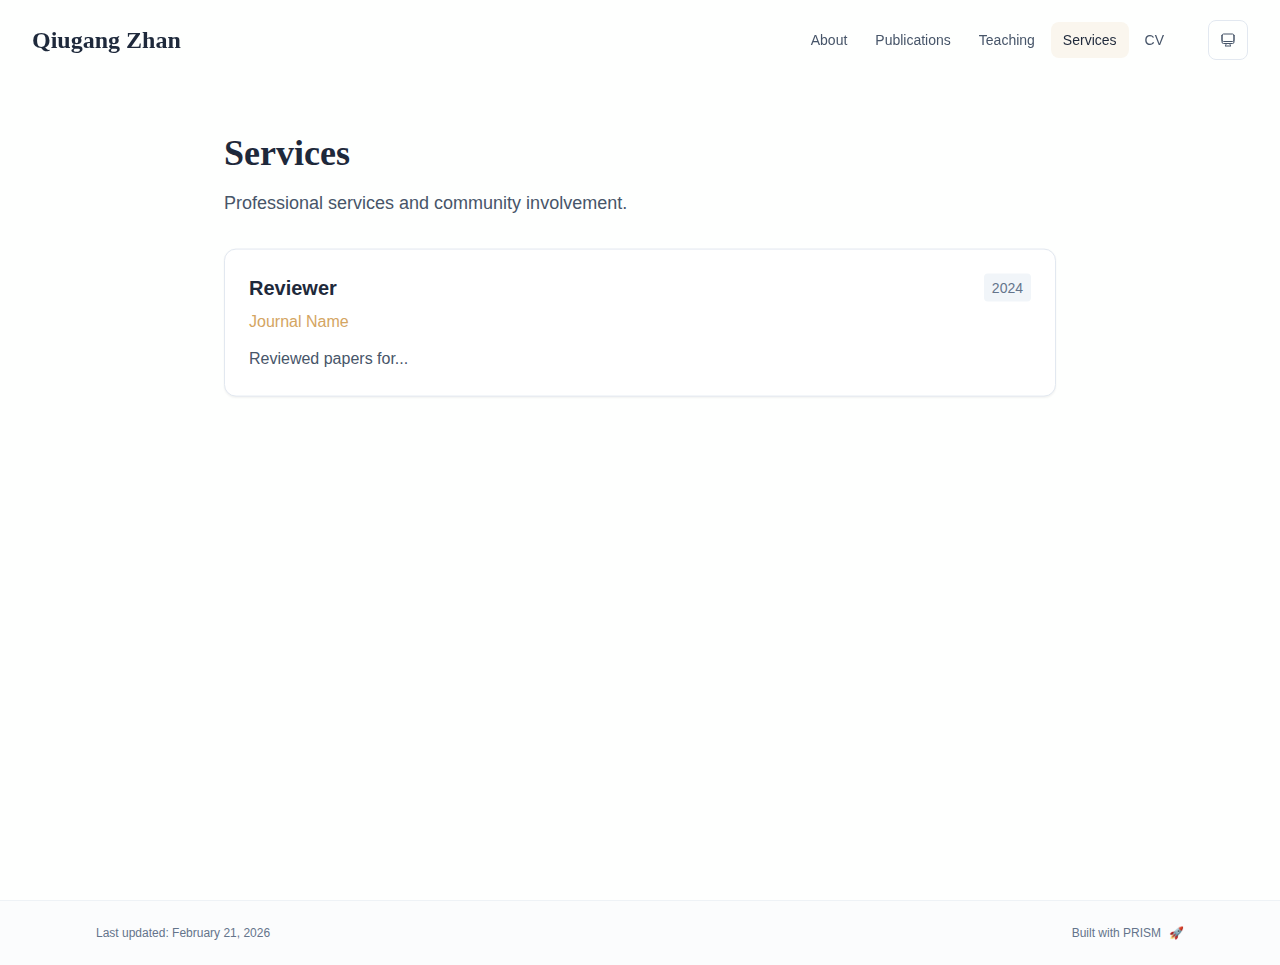
<file: services/index.html>
<!DOCTYPE html><html lang="en" class="scroll-smooth"><head><meta charSet="utf-8"/><meta name="viewport" content="width=device-width, initial-scale=1"/><link rel="stylesheet" href="/_next/static/css/4c59616ffa01abc8.css" data-precedence="next"/><link rel="preload" as="script" fetchPriority="low" href="/_next/static/chunks/webpack-af78f5c2c11af041.js"/><script src="/_next/static/chunks/4bd1b696-70b6d399998de86a.js" async=""></script><script src="/_next/static/chunks/684-5aaa8290a129f299.js" async=""></script><script src="/_next/static/chunks/main-app-8967dbb337c2822d.js" async=""></script><script src="/_next/static/chunks/17-9c04c9413a9f9f1f.js" async=""></script><script src="/_next/static/chunks/874-6cc630662f3664af.js" async=""></script><script src="/_next/static/chunks/862-15038af301665bb3.js" async=""></script><script src="/_next/static/chunks/app/layout-a118809a65dd8e19.js" async=""></script><script src="/_next/static/chunks/178-595a94b9af1e67b5.js" async=""></script><script src="/_next/static/chunks/748-b0753eeaf12cb586.js" async=""></script><script src="/_next/static/chunks/app/%5Bslug%5D/page-f6d7032b5a4faf85.js" async=""></script><link rel="icon" href="/favicon.svg" type="image/svg+xml"/><link rel="dns-prefetch" href="https://google-fonts.jialeliu.com"/><link rel="preconnect" href="https://google-fonts.jialeliu.com" crossorigin=""/><link rel="preload" as="style" href="https://google-fonts.jialeliu.com/css2?family=Inter:wght@300;400;500;600;700&amp;family=Crimson+Text:ital,wght@0,400;0,600;1,400&amp;display=swap"/><link rel="stylesheet" id="gfonts-css" href="https://google-fonts.jialeliu.com/css2?family=Inter:wght@300;400;500;600;700&amp;family=Crimson+Text:ital,wght@0,400;0,600;1,400&amp;display=swap" media="print"/><script>
              (function(){
                var l = document.getElementById('gfonts-css');
                if (!l) return;
                if (l.media !== 'all') {
                  l.addEventListener('load', function(){ try { l.media = 'all'; } catch(e){} });
                }
              })();
            </script><noscript><link rel="stylesheet" href="https://google-fonts.jialeliu.com/css2?family=Inter:wght@300;400;500;600;700&amp;family=Crimson+Text:ital,wght@0,400;0,600;1,400&amp;display=swap"/></noscript><script>
              try {
                const theme = localStorage.getItem('theme-storage');
                const parsed = theme ? JSON.parse(theme) : null;
                const setting = parsed?.state?.theme || 'system';
                const prefersDark = typeof window !== 'undefined' && window.matchMedia && window.matchMedia('(prefers-color-scheme: dark)').matches;
                const effective = setting === 'dark' ? 'dark' : (setting === 'light' ? 'light' : (prefersDark ? 'dark' : 'light'));
                var root = document.documentElement;
                root.classList.add(effective);
                root.setAttribute('data-theme', effective);
              } catch (e) {
                var root = document.documentElement;
                root.classList.add('light');
                root.setAttribute('data-theme', 'light');
              }
            </script><title>Services | Qiugang Zhan</title><meta name="description" content="Professional services and community involvement."/><meta name="author" content="Qiugang Zhan"/><meta name="keywords" content="Qiugang Zhan,PhD,Research,Southwestern University of Finance and Economics (SWUFE)"/><meta name="creator" content="Qiugang Zhan"/><meta name="publisher" content="Qiugang Zhan"/><meta property="og:title" content="Qiugang Zhan"/><meta property="og:description" content="Lecturer at the Southwestern University of Finance and Economics (SWUFE)."/><meta property="og:site_name" content="Qiugang Zhan&#x27;s Academic Website"/><meta property="og:locale" content="en_US"/><meta property="og:type" content="website"/><meta name="twitter:card" content="summary"/><meta name="twitter:title" content="Qiugang Zhan"/><meta name="twitter:description" content="Lecturer at the Southwestern University of Finance and Economics (SWUFE)."/><link rel="icon" href="/favicon.svg"/><script>document.querySelectorAll('body link[rel="icon"], body link[rel="apple-touch-icon"]').forEach(el => document.head.appendChild(el))</script><script src="/_next/static/chunks/polyfills-42372ed130431b0a.js" noModule=""></script></head><body class="font-sans antialiased"><div style="visibility:hidden"><nav class="fixed top-0 left-0 right-0 z-50" data-headlessui-state=""><div class="transition-all duration-300 ease-out bg-transparent" style="transform:translateY(-100px)"><div class="max-w-7xl mx-auto px-4 sm:px-6 lg:px-8"><div class="flex justify-between items-center h-16 lg:h-20"><div class="flex-shrink-0" tabindex="0"><a class="text-xl lg:text-2xl font-serif font-semibold text-primary hover:text-accent transition-colors duration-200" href="/">Qiugang Zhan</a></div><div class="hidden lg:block"><div class="ml-10 flex items-center space-x-8"><div class="flex items-baseline space-x-1"><a class="relative px-3 py-2 text-sm font-medium rounded-lg transition-colors duration-150 text-neutral-600" href="/"><span class="relative z-10">About</span></a><a class="relative px-3 py-2 text-sm font-medium rounded-lg transition-colors duration-150 text-neutral-600" href="/publications/"><span class="relative z-10">Publications</span></a><a class="relative px-3 py-2 text-sm font-medium rounded-lg transition-colors duration-150 text-neutral-600" href="/teaching/"><span class="relative z-10">Teaching</span></a><a class="relative px-3 py-2 text-sm font-medium rounded-lg transition-colors duration-150 text-primary" href="/services/"><span class="relative z-10">Services</span><div class="absolute inset-0 rounded-lg bg-accent/10"></div></a><a class="relative px-3 py-2 text-sm font-medium rounded-lg transition-colors duration-150 text-neutral-600" href="/cv/"><span class="relative z-10">CV</span></a></div><div class="flex items-center justify-center w-10 h-10 rounded-lg border border-neutral-200 dark:border-[rgba(148,163,184,0.24)] bg-background dark:bg-neutral-800"><div class="w-4 h-4 rounded-full bg-neutral-300 animate-pulse"></div></div></div></div><div class="lg:hidden flex items-center space-x-2"><div class="flex items-center justify-center w-10 h-10 rounded-lg border border-neutral-200 dark:border-[rgba(148,163,184,0.24)] bg-background dark:bg-neutral-800"><div class="w-4 h-4 rounded-full bg-neutral-300 animate-pulse"></div></div><button class="inline-flex items-center justify-center p-2 rounded-md text-neutral-600 hover:text-primary hover:bg-neutral-100 dark:hover:bg-neutral-800 focus:outline-none focus:ring-2 focus:ring-inset focus:ring-accent transition-colors duration-200" id="headlessui-disclosure-button-«R5pdb»" type="button" aria-expanded="false" data-headlessui-state=""><span class="sr-only">Open main menu</span><div><svg xmlns="http://www.w3.org/2000/svg" fill="none" viewBox="0 0 24 24" stroke-width="1.5" stroke="currentColor" aria-hidden="true" data-slot="icon" class="block h-6 w-6"><path stroke-linecap="round" stroke-linejoin="round" d="M3.75 6.75h16.5M3.75 12h16.5m-16.5 5.25h16.5"></path></svg></div></button></div></div></div></div></nav><main class="min-h-screen pt-16 lg:pt-20"><div class="max-w-4xl mx-auto px-4 sm:px-6 lg:px-8 py-12"><div style="opacity:0;transform:translateY(20px)"><div class="mb-8"><h1 class="text-4xl font-serif font-bold text-primary mb-4">Services</h1><p class="text-lg text-neutral-600 dark:text-neutral-500 max-w-2xl">Professional services and community involvement.</p></div><div class="grid gap-6"><div class="bg-white dark:bg-neutral-900 p-6 rounded-xl shadow-sm border border-neutral-200 dark:border-neutral-800 hover:shadow-lg transition-all duration-200 hover:scale-[1.01]" style="opacity:0;transform:translateY(20px)"><div class="flex justify-between items-start mb-2"><h3 class="text-xl font-semibold text-primary">Reviewer</h3><span class="text-sm text-neutral-500 font-medium bg-neutral-100 dark:bg-neutral-800 px-2 py-1 rounded">2024</span></div><p class="text-base text-accent font-medium mb-3">Journal Name</p><p class="text-base text-neutral-600 dark:text-neutral-500 leading-relaxed">Reviewed papers for...</p></div></div></div></div><!--$--><!--/$--><!--$--><!--/$--></main><footer class="border-t border-neutral-200/50 bg-neutral-50/50 dark:bg-neutral-900/50 dark:border-neutral-700/50"><div class="max-w-6xl mx-auto px-4 sm:px-6 lg:px-8 py-6"><div class="flex flex-col sm:flex-row justify-between items-center gap-2"><p class="text-xs text-neutral-500">Last updated: <!-- -->February 21, 2026</p><p class="text-xs text-neutral-500 flex items-center"><a href="https://github.com/xyjoey/PRISM" target="_blank" rel="noopener noreferrer">Built with PRISM</a><span class="ml-2">🚀</span></p></div></div></footer></div><script src="/_next/static/chunks/webpack-af78f5c2c11af041.js" async=""></script><script>(self.__next_f=self.__next_f||[]).push([0])</script><script>self.__next_f.push([1,"1:\"$Sreact.fragment\"\n2:I[3719,[\"17\",\"static/chunks/17-9c04c9413a9f9f1f.js\",\"874\",\"static/chunks/874-6cc630662f3664af.js\",\"862\",\"static/chunks/862-15038af301665bb3.js\",\"177\",\"static/chunks/app/layout-a118809a65dd8e19.js\"],\"ThemeProvider\"]\n3:I[768,[\"17\",\"static/chunks/17-9c04c9413a9f9f1f.js\",\"874\",\"static/chunks/874-6cc630662f3664af.js\",\"862\",\"static/chunks/862-15038af301665bb3.js\",\"177\",\"static/chunks/app/layout-a118809a65dd8e19.js\"],\"default\"]\n4:I[7555,[],\"\"]\n5:I[1295,[],\"\"]\n6:I[2548,[\"17\",\"static/chunks/17-9c04c9413a9f9f1f.js\",\"874\",\"static/chunks/874-6cc630662f3664af.js\",\"862\",\"static/chunks/862-15038af301665bb3.js\",\"177\",\"static/chunks/app/layout-a118809a65dd8e19.js\"],\"default\"]\n8:I[9665,[],\"MetadataBoundary\"]\na:I[9665,[],\"OutletBoundary\"]\nd:I[4911,[],\"AsyncMetadataOutlet\"]\nf:I[9665,[],\"ViewportBoundary\"]\n11:I[6614,[],\"\"]\n:HL[\"/_next/static/css/4c59616ffa01abc8.css\",\"style\"]\n"])</script><script>self.__next_f.push([1,"0:{\"P\":null,\"b\":\"41aUwkjzsenCq-WfxNfCc\",\"p\":\"\",\"c\":[\"\",\"services\",\"\"],\"i\":false,\"f\":[[[\"\",{\"children\":[[\"slug\",\"services\",\"d\"],{\"children\":[\"__PAGE__\",{}]}]},\"$undefined\",\"$undefined\",true],[\"\",[\"$\",\"$1\",\"c\",{\"children\":[[[\"$\",\"link\",\"0\",{\"rel\":\"stylesheet\",\"href\":\"/_next/static/css/4c59616ffa01abc8.css\",\"precedence\":\"next\",\"crossOrigin\":\"$undefined\",\"nonce\":\"$undefined\"}]],[\"$\",\"html\",null,{\"lang\":\"en\",\"className\":\"scroll-smooth\",\"suppressHydrationWarning\":true,\"children\":[[\"$\",\"head\",null,{\"children\":[[\"$\",\"link\",null,{\"rel\":\"icon\",\"href\":\"/favicon.svg\",\"type\":\"image/svg+xml\"}],[\"$\",\"link\",null,{\"rel\":\"dns-prefetch\",\"href\":\"https://google-fonts.jialeliu.com\"}],[\"$\",\"link\",null,{\"rel\":\"preconnect\",\"href\":\"https://google-fonts.jialeliu.com\",\"crossOrigin\":\"\"}],[\"$\",\"link\",null,{\"rel\":\"preload\",\"as\":\"style\",\"href\":\"https://google-fonts.jialeliu.com/css2?family=Inter:wght@300;400;500;600;700\u0026family=Crimson+Text:ital,wght@0,400;0,600;1,400\u0026display=swap\"}],[\"$\",\"link\",null,{\"rel\":\"stylesheet\",\"id\":\"gfonts-css\",\"href\":\"https://google-fonts.jialeliu.com/css2?family=Inter:wght@300;400;500;600;700\u0026family=Crimson+Text:ital,wght@0,400;0,600;1,400\u0026display=swap\",\"media\":\"print\"}],[\"$\",\"script\",null,{\"dangerouslySetInnerHTML\":{\"__html\":\"\\n              (function(){\\n                var l = document.getElementById('gfonts-css');\\n                if (!l) return;\\n                if (l.media !== 'all') {\\n                  l.addEventListener('load', function(){ try { l.media = 'all'; } catch(e){} });\\n                }\\n              })();\\n            \"}}],[\"$\",\"noscript\",null,{\"children\":[\"$\",\"link\",null,{\"rel\":\"stylesheet\",\"href\":\"https://google-fonts.jialeliu.com/css2?family=Inter:wght@300;400;500;600;700\u0026family=Crimson+Text:ital,wght@0,400;0,600;1,400\u0026display=swap\"}]}],[\"$\",\"script\",null,{\"dangerouslySetInnerHTML\":{\"__html\":\"\\n              try {\\n                const theme = localStorage.getItem('theme-storage');\\n                const parsed = theme ? JSON.parse(theme) : null;\\n                const setting = parsed?.state?.theme || 'system';\\n                const prefersDark = typeof window !== 'undefined' \u0026\u0026 window.matchMedia \u0026\u0026 window.matchMedia('(prefers-color-scheme: dark)').matches;\\n                const effective = setting === 'dark' ? 'dark' : (setting === 'light' ? 'light' : (prefersDark ? 'dark' : 'light'));\\n                var root = document.documentElement;\\n                root.classList.add(effective);\\n                root.setAttribute('data-theme', effective);\\n              } catch (e) {\\n                var root = document.documentElement;\\n                root.classList.add('light');\\n                root.setAttribute('data-theme', 'light');\\n              }\\n            \"}}]]}],[\"$\",\"body\",null,{\"className\":\"font-sans antialiased\",\"children\":[\"$\",\"$L2\",null,{\"children\":[[\"$\",\"$L3\",null,{\"items\":[{\"title\":\"About\",\"type\":\"page\",\"target\":\"about\",\"href\":\"/\"},{\"title\":\"Publications\",\"type\":\"page\",\"target\":\"publications\",\"href\":\"/publications\"},{\"title\":\"Teaching\",\"type\":\"page\",\"target\":\"teaching\",\"href\":\"/teaching\"},{\"title\":\"Services\",\"type\":\"page\",\"target\":\"services\",\"href\":\"/services\"},{\"title\":\"CV\",\"type\":\"page\",\"target\":\"cv\",\"href\":\"/cv\"}],\"siteTitle\":\"Qiugang Zhan\",\"enableOnePageMode\":false}],[\"$\",\"main\",null,{\"className\":\"min-h-screen pt-16 lg:pt-20\",\"children\":[\"$\",\"$L4\",null,{\"parallelRouterKey\":\"children\",\"error\":\"$undefined\",\"errorStyles\":\"$undefined\",\"errorScripts\":\"$undefined\",\"template\":[\"$\",\"$L5\",null,{}],\"templateStyles\":\"$undefined\",\"templateScripts\":\"$undefined\",\"notFound\":[[[\"$\",\"title\",null,{\"children\":\"404: This page could not be found.\"}],[\"$\",\"div\",null,{\"style\":{\"fontFamily\":\"system-ui,\\\"Segoe UI\\\",Roboto,Helvetica,Arial,sans-serif,\\\"Apple Color Emoji\\\",\\\"Segoe UI Emoji\\\"\",\"height\":\"100vh\",\"textAlign\":\"center\",\"display\":\"flex\",\"flexDirection\":\"column\",\"alignItems\":\"center\",\"justifyContent\":\"center\"},\"children\":[\"$\",\"div\",null,{\"children\":[[\"$\",\"style\",null,{\"dangerouslySetInnerHTML\":{\"__html\":\"body{color:#000;background:#fff;margin:0}.next-error-h1{border-right:1px solid rgba(0,0,0,.3)}@media (prefers-color-scheme:dark){body{color:#fff;background:#000}.next-error-h1{border-right:1px solid rgba(255,255,255,.3)}}\"}}],[\"$\",\"h1\",null,{\"className\":\"next-error-h1\",\"style\":{\"display\":\"inline-block\",\"margin\":\"0 20px 0 0\",\"padding\":\"0 23px 0 0\",\"fontSize\":24,\"fontWeight\":500,\"verticalAlign\":\"top\",\"lineHeight\":\"49px\"},\"children\":404}],[\"$\",\"div\",null,{\"style\":{\"display\":\"inline-block\"},\"children\":[\"$\",\"h2\",null,{\"style\":{\"fontSize\":14,\"fontWeight\":400,\"lineHeight\":\"49px\",\"margin\":0},\"children\":\"This page could not be found.\"}]}]]}]}]],[]],\"forbidden\":\"$undefined\",\"unauthorized\":\"$undefined\"}]}],[\"$\",\"$L6\",null,{\"lastUpdated\":\"February 21, 2026\"}]]}]}]]}]]}],{\"children\":[[\"slug\",\"services\",\"d\"],[\"$\",\"$1\",\"c\",{\"children\":[null,[\"$\",\"$L4\",null,{\"parallelRouterKey\":\"children\",\"error\":\"$undefined\",\"errorStyles\":\"$undefined\",\"errorScripts\":\"$undefined\",\"template\":[\"$\",\"$L5\",null,{}],\"templateStyles\":\"$undefined\",\"templateScripts\":\"$undefined\",\"notFound\":\"$undefined\",\"forbidden\":\"$undefined\",\"unauthorized\":\"$undefined\"}]]}],{\"children\":[\"__PAGE__\",[\"$\",\"$1\",\"c\",{\"children\":[\"$L7\",[\"$\",\"$L8\",null,{\"children\":\"$L9\"}],null,[\"$\",\"$La\",null,{\"children\":[\"$Lb\",\"$Lc\",[\"$\",\"$Ld\",null,{\"promise\":\"$@e\"}]]}]]}],{},null,false]},null,false]},null,false],[\"$\",\"$1\",\"h\",{\"children\":[null,[\"$\",\"$1\",\"5MtsxKAuOYIBQQzhlZitF\",{\"children\":[[\"$\",\"$Lf\",null,{\"children\":\"$L10\"}],null]}],null]}],false]],\"m\":\"$undefined\",\"G\":[\"$11\",\"$undefined\"],\"s\":false,\"S\":true}\n"])</script><script>self.__next_f.push([1,"12:\"$Sreact.suspense\"\n13:I[4911,[],\"AsyncMetadata\"]\n15:I[3684,[\"17\",\"static/chunks/17-9c04c9413a9f9f1f.js\",\"178\",\"static/chunks/178-595a94b9af1e67b5.js\",\"748\",\"static/chunks/748-b0753eeaf12cb586.js\",\"182\",\"static/chunks/app/%5Bslug%5D/page-f6d7032b5a4faf85.js\"],\"default\"]\n9:[\"$\",\"$12\",null,{\"fallback\":null,\"children\":[\"$\",\"$L13\",null,{\"promise\":\"$@14\"}]}]\n7:[\"$\",\"div\",null,{\"className\":\"max-w-4xl mx-auto px-4 sm:px-6 lg:px-8 py-12\",\"children\":[false,false,[\"$\",\"$L15\",null,{\"config\":{\"type\":\"card\",\"title\":\"Services\",\"description\":\"Professional services and community involvement.\",\"items\":[{\"title\":\"Reviewer\",\"subtitle\":\"Journal Name\",\"date\":\"2024\",\"content\":\"Reviewed papers for...\"}]}}]]}]\n"])</script><script>self.__next_f.push([1,"c:null\n"])</script><script>self.__next_f.push([1,"10:[[\"$\",\"meta\",\"0\",{\"charSet\":\"utf-8\"}],[\"$\",\"meta\",\"1\",{\"name\":\"viewport\",\"content\":\"width=device-width, initial-scale=1\"}]]\nb:null\n"])</script><script>self.__next_f.push([1,"14:{\"metadata\":[[\"$\",\"title\",\"0\",{\"children\":\"Services | Qiugang Zhan\"}],[\"$\",\"meta\",\"1\",{\"name\":\"description\",\"content\":\"Professional services and community involvement.\"}],[\"$\",\"meta\",\"2\",{\"name\":\"author\",\"content\":\"Qiugang Zhan\"}],[\"$\",\"meta\",\"3\",{\"name\":\"keywords\",\"content\":\"Qiugang Zhan,PhD,Research,Southwestern University of Finance and Economics (SWUFE)\"}],[\"$\",\"meta\",\"4\",{\"name\":\"creator\",\"content\":\"Qiugang Zhan\"}],[\"$\",\"meta\",\"5\",{\"name\":\"publisher\",\"content\":\"Qiugang Zhan\"}],[\"$\",\"meta\",\"6\",{\"property\":\"og:title\",\"content\":\"Qiugang Zhan\"}],[\"$\",\"meta\",\"7\",{\"property\":\"og:description\",\"content\":\"Lecturer at the Southwestern University of Finance and Economics (SWUFE).\"}],[\"$\",\"meta\",\"8\",{\"property\":\"og:site_name\",\"content\":\"Qiugang Zhan's Academic Website\"}],[\"$\",\"meta\",\"9\",{\"property\":\"og:locale\",\"content\":\"en_US\"}],[\"$\",\"meta\",\"10\",{\"property\":\"og:type\",\"content\":\"website\"}],[\"$\",\"meta\",\"11\",{\"name\":\"twitter:card\",\"content\":\"summary\"}],[\"$\",\"meta\",\"12\",{\"name\":\"twitter:title\",\"content\":\"Qiugang Zhan\"}],[\"$\",\"meta\",\"13\",{\"name\":\"twitter:description\",\"content\":\"Lecturer at the Southwestern University of Finance and Economics (SWUFE).\"}],[\"$\",\"link\",\"14\",{\"rel\":\"icon\",\"href\":\"/favicon.svg\"}]],\"error\":null,\"digest\":\"$undefined\"}\ne:{\"metadata\":\"$14:metadata\",\"error\":null,\"digest\":\"$undefined\"}\n"])</script></body></html>
</file>
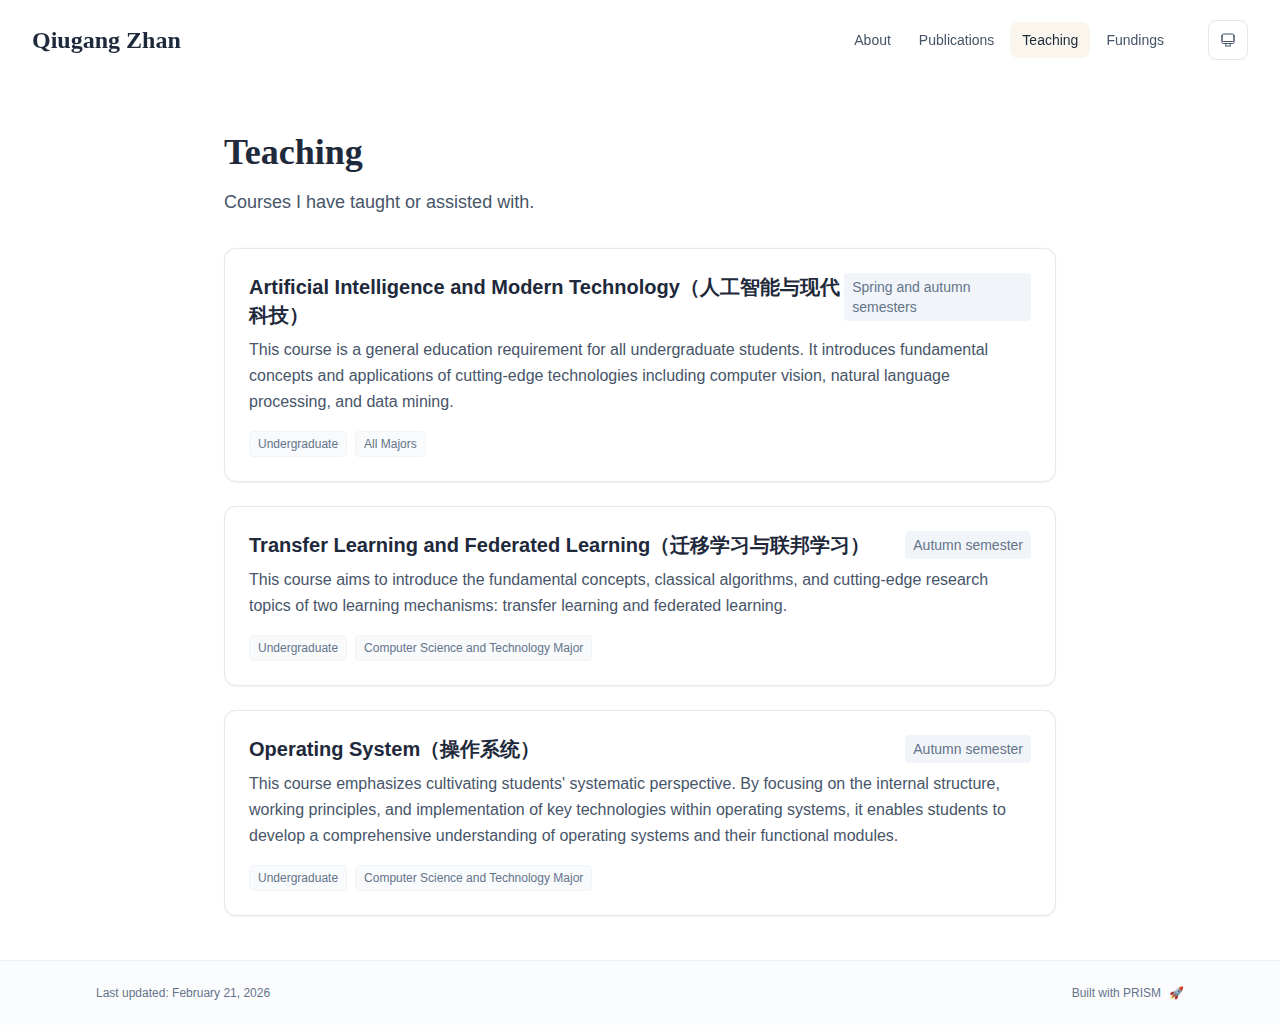
<file: teaching/index.html>
<!DOCTYPE html><html lang="en" class="scroll-smooth"><head><meta charSet="utf-8"/><meta name="viewport" content="width=device-width, initial-scale=1"/><link rel="stylesheet" href="/_next/static/css/4c59616ffa01abc8.css" data-precedence="next"/><link rel="preload" as="script" fetchPriority="low" href="/_next/static/chunks/webpack-af78f5c2c11af041.js"/><script src="/_next/static/chunks/4bd1b696-70b6d399998de86a.js" async=""></script><script src="/_next/static/chunks/684-5aaa8290a129f299.js" async=""></script><script src="/_next/static/chunks/main-app-8967dbb337c2822d.js" async=""></script><script src="/_next/static/chunks/17-9c04c9413a9f9f1f.js" async=""></script><script src="/_next/static/chunks/874-6cc630662f3664af.js" async=""></script><script src="/_next/static/chunks/862-15038af301665bb3.js" async=""></script><script src="/_next/static/chunks/app/layout-a118809a65dd8e19.js" async=""></script><script src="/_next/static/chunks/178-595a94b9af1e67b5.js" async=""></script><script src="/_next/static/chunks/748-b0753eeaf12cb586.js" async=""></script><script src="/_next/static/chunks/app/%5Bslug%5D/page-f6d7032b5a4faf85.js" async=""></script><link rel="icon" href="/favicon.svg" type="image/svg+xml"/><link rel="dns-prefetch" href="https://google-fonts.jialeliu.com"/><link rel="preconnect" href="https://google-fonts.jialeliu.com" crossorigin=""/><link rel="preload" as="style" href="https://google-fonts.jialeliu.com/css2?family=Inter:wght@300;400;500;600;700&amp;family=Crimson+Text:ital,wght@0,400;0,600;1,400&amp;display=swap"/><link rel="stylesheet" id="gfonts-css" href="https://google-fonts.jialeliu.com/css2?family=Inter:wght@300;400;500;600;700&amp;family=Crimson+Text:ital,wght@0,400;0,600;1,400&amp;display=swap" media="print"/><script>
              (function(){
                var l = document.getElementById('gfonts-css');
                if (!l) return;
                if (l.media !== 'all') {
                  l.addEventListener('load', function(){ try { l.media = 'all'; } catch(e){} });
                }
              })();
            </script><noscript><link rel="stylesheet" href="https://google-fonts.jialeliu.com/css2?family=Inter:wght@300;400;500;600;700&amp;family=Crimson+Text:ital,wght@0,400;0,600;1,400&amp;display=swap"/></noscript><script>
              try {
                const theme = localStorage.getItem('theme-storage');
                const parsed = theme ? JSON.parse(theme) : null;
                const setting = parsed?.state?.theme || 'system';
                const prefersDark = typeof window !== 'undefined' && window.matchMedia && window.matchMedia('(prefers-color-scheme: dark)').matches;
                const effective = setting === 'dark' ? 'dark' : (setting === 'light' ? 'light' : (prefersDark ? 'dark' : 'light'));
                var root = document.documentElement;
                root.classList.add(effective);
                root.setAttribute('data-theme', effective);
              } catch (e) {
                var root = document.documentElement;
                root.classList.add('light');
                root.setAttribute('data-theme', 'light');
              }
            </script><title>Teaching | Qiugang Zhan</title><meta name="description" content="Courses I have taught or assisted with."/><meta name="author" content="Qiugang Zhan"/><meta name="keywords" content="Qiugang Zhan,PhD,Research,Southwestern University of Finance and Economics (SWUFE)"/><meta name="creator" content="Qiugang Zhan"/><meta name="publisher" content="Qiugang Zhan"/><meta property="og:title" content="Qiugang Zhan"/><meta property="og:description" content="Lecturer at the Southwestern University of Finance and Economics (SWUFE)."/><meta property="og:site_name" content="Qiugang Zhan&#x27;s Academic Website"/><meta property="og:locale" content="en_US"/><meta property="og:type" content="website"/><meta name="twitter:card" content="summary"/><meta name="twitter:title" content="Qiugang Zhan"/><meta name="twitter:description" content="Lecturer at the Southwestern University of Finance and Economics (SWUFE)."/><link rel="icon" href="/favicon.svg"/><script>document.querySelectorAll('body link[rel="icon"], body link[rel="apple-touch-icon"]').forEach(el => document.head.appendChild(el))</script><script src="/_next/static/chunks/polyfills-42372ed130431b0a.js" noModule=""></script></head><body class="font-sans antialiased"><div style="visibility:hidden"><nav class="fixed top-0 left-0 right-0 z-50" data-headlessui-state=""><div class="transition-all duration-300 ease-out bg-transparent" style="transform:translateY(-100px)"><div class="max-w-7xl mx-auto px-4 sm:px-6 lg:px-8"><div class="flex justify-between items-center h-16 lg:h-20"><div class="flex-shrink-0" tabindex="0"><a class="text-xl lg:text-2xl font-serif font-semibold text-primary hover:text-accent transition-colors duration-200" href="/">Qiugang Zhan</a></div><div class="hidden lg:block"><div class="ml-10 flex items-center space-x-8"><div class="flex items-baseline space-x-1"><a class="relative px-3 py-2 text-sm font-medium rounded-lg transition-colors duration-150 text-neutral-600" href="/"><span class="relative z-10">About</span></a><a class="relative px-3 py-2 text-sm font-medium rounded-lg transition-colors duration-150 text-neutral-600" href="/publications/"><span class="relative z-10">Publications</span></a><a class="relative px-3 py-2 text-sm font-medium rounded-lg transition-colors duration-150 text-primary" href="/teaching/"><span class="relative z-10">Teaching</span><div class="absolute inset-0 rounded-lg bg-accent/10"></div></a><a class="relative px-3 py-2 text-sm font-medium rounded-lg transition-colors duration-150 text-neutral-600" href="/fundings/"><span class="relative z-10">Fundings</span></a></div><div class="flex items-center justify-center w-10 h-10 rounded-lg border border-neutral-200 dark:border-[rgba(148,163,184,0.24)] bg-background dark:bg-neutral-800"><div class="w-4 h-4 rounded-full bg-neutral-300 animate-pulse"></div></div></div></div><div class="lg:hidden flex items-center space-x-2"><div class="flex items-center justify-center w-10 h-10 rounded-lg border border-neutral-200 dark:border-[rgba(148,163,184,0.24)] bg-background dark:bg-neutral-800"><div class="w-4 h-4 rounded-full bg-neutral-300 animate-pulse"></div></div><button class="inline-flex items-center justify-center p-2 rounded-md text-neutral-600 hover:text-primary hover:bg-neutral-100 dark:hover:bg-neutral-800 focus:outline-none focus:ring-2 focus:ring-inset focus:ring-accent transition-colors duration-200" id="headlessui-disclosure-button-«R5pdb»" type="button" aria-expanded="false" data-headlessui-state=""><span class="sr-only">Open main menu</span><div><svg xmlns="http://www.w3.org/2000/svg" fill="none" viewBox="0 0 24 24" stroke-width="1.5" stroke="currentColor" aria-hidden="true" data-slot="icon" class="block h-6 w-6"><path stroke-linecap="round" stroke-linejoin="round" d="M3.75 6.75h16.5M3.75 12h16.5m-16.5 5.25h16.5"></path></svg></div></button></div></div></div></div></nav><main class="min-h-screen pt-16 lg:pt-20"><div class="max-w-4xl mx-auto px-4 sm:px-6 lg:px-8 py-12"><div style="opacity:0;transform:translateY(20px)"><div class="mb-8"><h1 class="text-4xl font-serif font-bold text-primary mb-4">Teaching</h1><p class="text-lg text-neutral-600 dark:text-neutral-500 max-w-2xl">Courses I have taught or assisted with.</p></div><div class="grid gap-6"><div class="bg-white dark:bg-neutral-900 p-6 rounded-xl shadow-sm border border-neutral-200 dark:border-neutral-800 hover:shadow-lg transition-all duration-200 hover:scale-[1.01]" style="opacity:0;transform:translateY(20px)"><div class="flex justify-between items-start mb-2"><h3 class="text-xl font-semibold text-primary">Artificial Intelligence and Modern Technology（人工智能与现代科技）</h3><span class="text-sm text-neutral-500 font-medium bg-neutral-100 dark:bg-neutral-800 px-2 py-1 rounded">Spring and autumn semesters</span></div><p class="text-base text-neutral-600 dark:text-neutral-500 leading-relaxed">This course is a general education requirement for all undergraduate students. It introduces fundamental concepts and applications of cutting-edge technologies including computer vision, natural language processing, and data mining.</p><div class="flex flex-wrap gap-2 mt-4"><span class="text-xs text-neutral-500 bg-neutral-50 dark:bg-neutral-800/50 px-2 py-1 rounded border border-neutral-100 dark:border-neutral-800">Undergraduate</span><span class="text-xs text-neutral-500 bg-neutral-50 dark:bg-neutral-800/50 px-2 py-1 rounded border border-neutral-100 dark:border-neutral-800">All Majors</span></div></div><div class="bg-white dark:bg-neutral-900 p-6 rounded-xl shadow-sm border border-neutral-200 dark:border-neutral-800 hover:shadow-lg transition-all duration-200 hover:scale-[1.01]" style="opacity:0;transform:translateY(20px)"><div class="flex justify-between items-start mb-2"><h3 class="text-xl font-semibold text-primary">Transfer Learning and Federated Learning（迁移学习与联邦学习）</h3><span class="text-sm text-neutral-500 font-medium bg-neutral-100 dark:bg-neutral-800 px-2 py-1 rounded">Autumn semester</span></div><p class="text-base text-neutral-600 dark:text-neutral-500 leading-relaxed">This course aims to introduce the fundamental concepts, classical algorithms, and cutting-edge research topics of two learning mechanisms: transfer learning and federated learning.</p><div class="flex flex-wrap gap-2 mt-4"><span class="text-xs text-neutral-500 bg-neutral-50 dark:bg-neutral-800/50 px-2 py-1 rounded border border-neutral-100 dark:border-neutral-800">Undergraduate</span><span class="text-xs text-neutral-500 bg-neutral-50 dark:bg-neutral-800/50 px-2 py-1 rounded border border-neutral-100 dark:border-neutral-800">Computer Science and Technology Major</span></div></div><div class="bg-white dark:bg-neutral-900 p-6 rounded-xl shadow-sm border border-neutral-200 dark:border-neutral-800 hover:shadow-lg transition-all duration-200 hover:scale-[1.01]" style="opacity:0;transform:translateY(20px)"><div class="flex justify-between items-start mb-2"><h3 class="text-xl font-semibold text-primary">Operating System（操作系统）</h3><span class="text-sm text-neutral-500 font-medium bg-neutral-100 dark:bg-neutral-800 px-2 py-1 rounded">Autumn semester</span></div><p class="text-base text-neutral-600 dark:text-neutral-500 leading-relaxed">This course emphasizes cultivating students&#x27; systematic perspective. By focusing on the internal structure, working principles, and implementation of key technologies within operating systems, it enables students to develop a comprehensive understanding of operating systems and their functional modules.</p><div class="flex flex-wrap gap-2 mt-4"><span class="text-xs text-neutral-500 bg-neutral-50 dark:bg-neutral-800/50 px-2 py-1 rounded border border-neutral-100 dark:border-neutral-800">Undergraduate</span><span class="text-xs text-neutral-500 bg-neutral-50 dark:bg-neutral-800/50 px-2 py-1 rounded border border-neutral-100 dark:border-neutral-800">Computer Science and Technology Major</span></div></div></div></div></div><!--$--><!--/$--><!--$--><!--/$--></main><footer class="border-t border-neutral-200/50 bg-neutral-50/50 dark:bg-neutral-900/50 dark:border-neutral-700/50"><div class="max-w-6xl mx-auto px-4 sm:px-6 lg:px-8 py-6"><div class="flex flex-col sm:flex-row justify-between items-center gap-2"><p class="text-xs text-neutral-500">Last updated: <!-- -->February 21, 2026</p><p class="text-xs text-neutral-500 flex items-center"><a href="https://github.com/xyjoey/PRISM" target="_blank" rel="noopener noreferrer">Built with PRISM</a><span class="ml-2">🚀</span></p></div></div></footer></div><script src="/_next/static/chunks/webpack-af78f5c2c11af041.js" async=""></script><script>(self.__next_f=self.__next_f||[]).push([0])</script><script>self.__next_f.push([1,"1:\"$Sreact.fragment\"\n2:I[3719,[\"17\",\"static/chunks/17-9c04c9413a9f9f1f.js\",\"874\",\"static/chunks/874-6cc630662f3664af.js\",\"862\",\"static/chunks/862-15038af301665bb3.js\",\"177\",\"static/chunks/app/layout-a118809a65dd8e19.js\"],\"ThemeProvider\"]\n3:I[768,[\"17\",\"static/chunks/17-9c04c9413a9f9f1f.js\",\"874\",\"static/chunks/874-6cc630662f3664af.js\",\"862\",\"static/chunks/862-15038af301665bb3.js\",\"177\",\"static/chunks/app/layout-a118809a65dd8e19.js\"],\"default\"]\n4:I[7555,[],\"\"]\n5:I[1295,[],\"\"]\n6:I[2548,[\"17\",\"static/chunks/17-9c04c9413a9f9f1f.js\",\"874\",\"static/chunks/874-6cc630662f3664af.js\",\"862\",\"static/chunks/862-15038af301665bb3.js\",\"177\",\"static/chunks/app/layout-a118809a65dd8e19.js\"],\"default\"]\n8:I[9665,[],\"MetadataBoundary\"]\na:I[9665,[],\"OutletBoundary\"]\nd:I[4911,[],\"AsyncMetadataOutlet\"]\nf:I[9665,[],\"ViewportBoundary\"]\n11:I[6614,[],\"\"]\n:HL[\"/_next/static/css/4c59616ffa01abc8.css\",\"style\"]\n"])</script><script>self.__next_f.push([1,"0:{\"P\":null,\"b\":\"k-ps3BQe1Ib6TwtNC5ngO\",\"p\":\"\",\"c\":[\"\",\"teaching\",\"\"],\"i\":false,\"f\":[[[\"\",{\"children\":[[\"slug\",\"teaching\",\"d\"],{\"children\":[\"__PAGE__\",{}]}]},\"$undefined\",\"$undefined\",true],[\"\",[\"$\",\"$1\",\"c\",{\"children\":[[[\"$\",\"link\",\"0\",{\"rel\":\"stylesheet\",\"href\":\"/_next/static/css/4c59616ffa01abc8.css\",\"precedence\":\"next\",\"crossOrigin\":\"$undefined\",\"nonce\":\"$undefined\"}]],[\"$\",\"html\",null,{\"lang\":\"en\",\"className\":\"scroll-smooth\",\"suppressHydrationWarning\":true,\"children\":[[\"$\",\"head\",null,{\"children\":[[\"$\",\"link\",null,{\"rel\":\"icon\",\"href\":\"/favicon.svg\",\"type\":\"image/svg+xml\"}],[\"$\",\"link\",null,{\"rel\":\"dns-prefetch\",\"href\":\"https://google-fonts.jialeliu.com\"}],[\"$\",\"link\",null,{\"rel\":\"preconnect\",\"href\":\"https://google-fonts.jialeliu.com\",\"crossOrigin\":\"\"}],[\"$\",\"link\",null,{\"rel\":\"preload\",\"as\":\"style\",\"href\":\"https://google-fonts.jialeliu.com/css2?family=Inter:wght@300;400;500;600;700\u0026family=Crimson+Text:ital,wght@0,400;0,600;1,400\u0026display=swap\"}],[\"$\",\"link\",null,{\"rel\":\"stylesheet\",\"id\":\"gfonts-css\",\"href\":\"https://google-fonts.jialeliu.com/css2?family=Inter:wght@300;400;500;600;700\u0026family=Crimson+Text:ital,wght@0,400;0,600;1,400\u0026display=swap\",\"media\":\"print\"}],[\"$\",\"script\",null,{\"dangerouslySetInnerHTML\":{\"__html\":\"\\n              (function(){\\n                var l = document.getElementById('gfonts-css');\\n                if (!l) return;\\n                if (l.media !== 'all') {\\n                  l.addEventListener('load', function(){ try { l.media = 'all'; } catch(e){} });\\n                }\\n              })();\\n            \"}}],[\"$\",\"noscript\",null,{\"children\":[\"$\",\"link\",null,{\"rel\":\"stylesheet\",\"href\":\"https://google-fonts.jialeliu.com/css2?family=Inter:wght@300;400;500;600;700\u0026family=Crimson+Text:ital,wght@0,400;0,600;1,400\u0026display=swap\"}]}],[\"$\",\"script\",null,{\"dangerouslySetInnerHTML\":{\"__html\":\"\\n              try {\\n                const theme = localStorage.getItem('theme-storage');\\n                const parsed = theme ? JSON.parse(theme) : null;\\n                const setting = parsed?.state?.theme || 'system';\\n                const prefersDark = typeof window !== 'undefined' \u0026\u0026 window.matchMedia \u0026\u0026 window.matchMedia('(prefers-color-scheme: dark)').matches;\\n                const effective = setting === 'dark' ? 'dark' : (setting === 'light' ? 'light' : (prefersDark ? 'dark' : 'light'));\\n                var root = document.documentElement;\\n                root.classList.add(effective);\\n                root.setAttribute('data-theme', effective);\\n              } catch (e) {\\n                var root = document.documentElement;\\n                root.classList.add('light');\\n                root.setAttribute('data-theme', 'light');\\n              }\\n            \"}}]]}],[\"$\",\"body\",null,{\"className\":\"font-sans antialiased\",\"children\":[\"$\",\"$L2\",null,{\"children\":[[\"$\",\"$L3\",null,{\"items\":[{\"title\":\"About\",\"type\":\"page\",\"target\":\"about\",\"href\":\"/\"},{\"title\":\"Publications\",\"type\":\"page\",\"target\":\"publications\",\"href\":\"/publications\"},{\"title\":\"Teaching\",\"type\":\"page\",\"target\":\"teaching\",\"href\":\"/teaching\"},{\"title\":\"Fundings\",\"type\":\"page\",\"target\":\"fundings\",\"href\":\"/fundings\"}],\"siteTitle\":\"Qiugang Zhan\",\"enableOnePageMode\":false}],[\"$\",\"main\",null,{\"className\":\"min-h-screen pt-16 lg:pt-20\",\"children\":[\"$\",\"$L4\",null,{\"parallelRouterKey\":\"children\",\"error\":\"$undefined\",\"errorStyles\":\"$undefined\",\"errorScripts\":\"$undefined\",\"template\":[\"$\",\"$L5\",null,{}],\"templateStyles\":\"$undefined\",\"templateScripts\":\"$undefined\",\"notFound\":[[[\"$\",\"title\",null,{\"children\":\"404: This page could not be found.\"}],[\"$\",\"div\",null,{\"style\":{\"fontFamily\":\"system-ui,\\\"Segoe UI\\\",Roboto,Helvetica,Arial,sans-serif,\\\"Apple Color Emoji\\\",\\\"Segoe UI Emoji\\\"\",\"height\":\"100vh\",\"textAlign\":\"center\",\"display\":\"flex\",\"flexDirection\":\"column\",\"alignItems\":\"center\",\"justifyContent\":\"center\"},\"children\":[\"$\",\"div\",null,{\"children\":[[\"$\",\"style\",null,{\"dangerouslySetInnerHTML\":{\"__html\":\"body{color:#000;background:#fff;margin:0}.next-error-h1{border-right:1px solid rgba(0,0,0,.3)}@media (prefers-color-scheme:dark){body{color:#fff;background:#000}.next-error-h1{border-right:1px solid rgba(255,255,255,.3)}}\"}}],[\"$\",\"h1\",null,{\"className\":\"next-error-h1\",\"style\":{\"display\":\"inline-block\",\"margin\":\"0 20px 0 0\",\"padding\":\"0 23px 0 0\",\"fontSize\":24,\"fontWeight\":500,\"verticalAlign\":\"top\",\"lineHeight\":\"49px\"},\"children\":404}],[\"$\",\"div\",null,{\"style\":{\"display\":\"inline-block\"},\"children\":[\"$\",\"h2\",null,{\"style\":{\"fontSize\":14,\"fontWeight\":400,\"lineHeight\":\"49px\",\"margin\":0},\"children\":\"This page could not be found.\"}]}]]}]}]],[]],\"forbidden\":\"$undefined\",\"unauthorized\":\"$undefined\"}]}],[\"$\",\"$L6\",null,{\"lastUpdated\":\"February 21, 2026\"}]]}]}]]}]]}],{\"children\":[[\"slug\",\"teaching\",\"d\"],[\"$\",\"$1\",\"c\",{\"children\":[null,[\"$\",\"$L4\",null,{\"parallelRouterKey\":\"children\",\"error\":\"$undefined\",\"errorStyles\":\"$undefined\",\"errorScripts\":\"$undefined\",\"template\":[\"$\",\"$L5\",null,{}],\"templateStyles\":\"$undefined\",\"templateScripts\":\"$undefined\",\"notFound\":\"$undefined\",\"forbidden\":\"$undefined\",\"unauthorized\":\"$undefined\"}]]}],{\"children\":[\"__PAGE__\",[\"$\",\"$1\",\"c\",{\"children\":[\"$L7\",[\"$\",\"$L8\",null,{\"children\":\"$L9\"}],null,[\"$\",\"$La\",null,{\"children\":[\"$Lb\",\"$Lc\",[\"$\",\"$Ld\",null,{\"promise\":\"$@e\"}]]}]]}],{},null,false]},null,false]},null,false],[\"$\",\"$1\",\"h\",{\"children\":[null,[\"$\",\"$1\",\"gC53nDq8lK4eefNwOrUU3\",{\"children\":[[\"$\",\"$Lf\",null,{\"children\":\"$L10\"}],null]}],null]}],false]],\"m\":\"$undefined\",\"G\":[\"$11\",\"$undefined\"],\"s\":false,\"S\":true}\n"])</script><script>self.__next_f.push([1,"12:\"$Sreact.suspense\"\n13:I[4911,[],\"AsyncMetadata\"]\n15:I[3684,[\"17\",\"static/chunks/17-9c04c9413a9f9f1f.js\",\"178\",\"static/chunks/178-595a94b9af1e67b5.js\",\"748\",\"static/chunks/748-b0753eeaf12cb586.js\",\"182\",\"static/chunks/app/%5Bslug%5D/page-f6d7032b5a4faf85.js\"],\"default\"]\n9:[\"$\",\"$12\",null,{\"fallback\":null,\"children\":[\"$\",\"$L13\",null,{\"promise\":\"$@14\"}]}]\n7:[\"$\",\"div\",null,{\"className\":\"max-w-4xl mx-auto px-4 sm:px-6 lg:px-8 py-12\",\"children\":[false,false,[\"$\",\"$L15\",null,{\"config\":{\"type\":\"card\",\"title\":\"Teaching\",\"description\":\"Courses I have taught or assisted with.\",\"items\":[{\"title\":\"Artificial Intelligence and Modern Technology（人工智能与现代科技）\",\"date\":\"Spring and autumn semesters\",\"content\":\"This course is a general education requirement for all undergraduate students. It introduces fundamental concepts and applications of cutting-edge technologies including computer vision, natural language processing, and data mining.\",\"tags\":[\"Undergraduate\",\"All Majors\"]},{\"title\":\"Transfer Learning and Federated Learning（迁移学习与联邦学习）\",\"date\":\"Autumn semester\",\"content\":\"This course aims to introduce the fundamental concepts, classical algorithms, and cutting-edge research topics of two learning mechanisms: transfer learning and federated learning.\",\"tags\":[\"Undergraduate\",\"Computer Science and Technology Major\"]},{\"title\":\"Operating System（操作系统）\",\"date\":\"Autumn semester\",\"content\":\"This course emphasizes cultivating students' systematic perspective. By focusing on the internal structure, working principles, and implementation of key technologies within operating systems, it enables students to develop a comprehensive understanding of operating systems and their functional modules.\",\"tags\":[\"Undergraduate\",\"Computer Science and Technology Major\"]}]}}]]}]\n"])</script><script>self.__next_f.push([1,"c:null\n"])</script><script>self.__next_f.push([1,"10:[[\"$\",\"meta\",\"0\",{\"charSet\":\"utf-8\"}],[\"$\",\"meta\",\"1\",{\"name\":\"viewport\",\"content\":\"width=device-width, initial-scale=1\"}]]\nb:null\n"])</script><script>self.__next_f.push([1,"14:{\"metadata\":[[\"$\",\"title\",\"0\",{\"children\":\"Teaching | Qiugang Zhan\"}],[\"$\",\"meta\",\"1\",{\"name\":\"description\",\"content\":\"Courses I have taught or assisted with.\"}],[\"$\",\"meta\",\"2\",{\"name\":\"author\",\"content\":\"Qiugang Zhan\"}],[\"$\",\"meta\",\"3\",{\"name\":\"keywords\",\"content\":\"Qiugang Zhan,PhD,Research,Southwestern University of Finance and Economics (SWUFE)\"}],[\"$\",\"meta\",\"4\",{\"name\":\"creator\",\"content\":\"Qiugang Zhan\"}],[\"$\",\"meta\",\"5\",{\"name\":\"publisher\",\"content\":\"Qiugang Zhan\"}],[\"$\",\"meta\",\"6\",{\"property\":\"og:title\",\"content\":\"Qiugang Zhan\"}],[\"$\",\"meta\",\"7\",{\"property\":\"og:description\",\"content\":\"Lecturer at the Southwestern University of Finance and Economics (SWUFE).\"}],[\"$\",\"meta\",\"8\",{\"property\":\"og:site_name\",\"content\":\"Qiugang Zhan's Academic Website\"}],[\"$\",\"meta\",\"9\",{\"property\":\"og:locale\",\"content\":\"en_US\"}],[\"$\",\"meta\",\"10\",{\"property\":\"og:type\",\"content\":\"website\"}],[\"$\",\"meta\",\"11\",{\"name\":\"twitter:card\",\"content\":\"summary\"}],[\"$\",\"meta\",\"12\",{\"name\":\"twitter:title\",\"content\":\"Qiugang Zhan\"}],[\"$\",\"meta\",\"13\",{\"name\":\"twitter:description\",\"content\":\"Lecturer at the Southwestern University of Finance and Economics (SWUFE).\"}],[\"$\",\"link\",\"14\",{\"rel\":\"icon\",\"href\":\"/favicon.svg\"}]],\"error\":null,\"digest\":\"$undefined\"}\ne:{\"metadata\":\"$14:metadata\",\"error\":null,\"digest\":\"$undefined\"}\n"])</script></body></html>
</file>
<file: _next/static/css/4c59616ffa01abc8.css>
/*! tailwindcss v4.1.10 | MIT License | https://tailwindcss.com */@layer properties{@supports (((-webkit-hyphens:none)) and (not (margin-trim:inline))) or ((-moz-orient:inline) and (not (color:rgb(from red r g b)))){*,::backdrop,:after,:before{--tw-translate-x:0;--tw-translate-y:0;--tw-translate-z:0;--tw-rotate-x:initial;--tw-rotate-y:initial;--tw-rotate-z:initial;--tw-skew-x:initial;--tw-skew-y:initial;--tw-space-y-reverse:0;--tw-space-x-reverse:0;--tw-border-style:solid;--tw-leading:initial;--tw-font-weight:initial;--tw-shadow:0 0 #0000;--tw-shadow-color:initial;--tw-shadow-alpha:100%;--tw-inset-shadow:0 0 #0000;--tw-inset-shadow-color:initial;--tw-inset-shadow-alpha:100%;--tw-ring-color:initial;--tw-ring-shadow:0 0 #0000;--tw-inset-ring-color:initial;--tw-inset-ring-shadow:0 0 #0000;--tw-ring-inset:initial;--tw-ring-offset-width:0px;--tw-ring-offset-color:#fff;--tw-ring-offset-shadow:0 0 #0000;--tw-blur:initial;--tw-brightness:initial;--tw-contrast:initial;--tw-grayscale:initial;--tw-hue-rotate:initial;--tw-invert:initial;--tw-opacity:initial;--tw-saturate:initial;--tw-sepia:initial;--tw-drop-shadow:initial;--tw-drop-shadow-color:initial;--tw-drop-shadow-alpha:100%;--tw-drop-shadow-size:initial;--tw-backdrop-blur:initial;--tw-backdrop-brightness:initial;--tw-backdrop-contrast:initial;--tw-backdrop-grayscale:initial;--tw-backdrop-hue-rotate:initial;--tw-backdrop-invert:initial;--tw-backdrop-opacity:initial;--tw-backdrop-saturate:initial;--tw-backdrop-sepia:initial;--tw-duration:initial;--tw-ease:initial;--tw-scale-x:1;--tw-scale-y:1;--tw-scale-z:1}}}@layer theme{:host,:root{--font-sans:"Inter",-apple-system,BlinkMacSystemFont,"Segoe UI",Roboto,sans-serif;--color-red-50:oklch(97.1% .013 17.38);--color-red-400:oklch(70.4% .191 22.216);--color-red-600:oklch(57.7% .245 27.325);--color-red-900:oklch(39.6% .141 25.723);--color-white:#fff;--spacing:.25rem;--container-2xl:42rem;--container-3xl:48rem;--container-4xl:56rem;--container-6xl:72rem;--container-7xl:80rem;--text-xs:.75rem;--text-xs--line-height:calc(1/.75);--text-sm:.875rem;--text-sm--line-height:calc(1.25/.875);--text-base:1rem;--text-base--line-height:calc(1.5/1);--text-lg:1.125rem;--text-lg--line-height:calc(1.75/1.125);--text-xl:1.25rem;--text-xl--line-height:calc(1.75/1.25);--text-2xl:1.5rem;--text-2xl--line-height:calc(2/1.5);--text-3xl:1.875rem;--text-3xl--line-height:calc(2.25/1.875);--text-4xl:2.25rem;--text-4xl--line-height:calc(2.5/2.25);--font-weight-medium:500;--font-weight-semibold:600;--font-weight-bold:700;--leading-tight:1.25;--leading-relaxed:1.625;--radius-md:.375rem;--radius-lg:.5rem;--radius-xl:.75rem;--radius-2xl:1rem;--ease-out:cubic-bezier(0,0,.2,1);--animate-pulse:pulse 2s cubic-bezier(.4,0,.6,1)infinite;--blur-xl:24px;--aspect-video:16/9;--default-transition-duration:.15s;--default-transition-timing-function:cubic-bezier(.4,0,.2,1);--default-font-family:"Inter",-apple-system,BlinkMacSystemFont,"Segoe UI",Roboto,sans-serif;--default-mono-font-family:"SF Mono",Monaco,"Cascadia Code","Roboto Mono",Consolas,"Courier New",monospace;--line-height-normal:1.5;--shadow-glass:0 8px 32px 0 #1f26875e}}@layer base{*,::backdrop,:after,:before{box-sizing:border-box;border:0 solid;margin:0;padding:0}::file-selector-button{box-sizing:border-box;border:0 solid;margin:0;padding:0}:host,html{-webkit-text-size-adjust:100%;tab-size:4;line-height:1.5;font-family:var(--default-font-family,ui-sans-serif,system-ui,sans-serif,"Apple Color Emoji","Segoe UI Emoji","Segoe UI Symbol","Noto Color Emoji");font-feature-settings:var(--default-font-feature-settings,normal);font-variation-settings:var(--default-font-variation-settings,normal);-webkit-tap-highlight-color:transparent}hr{height:0;color:inherit;border-top-width:1px}abbr:where([title]){-webkit-text-decoration:underline dotted;text-decoration:underline dotted}h1,h2,h3,h4,h5,h6{font-size:inherit;font-weight:inherit}a{color:inherit;-webkit-text-decoration:inherit;text-decoration:inherit}b,strong{font-weight:bolder}code,kbd,pre,samp{font-family:var(--default-mono-font-family,ui-monospace,SFMono-Regular,Menlo,Monaco,Consolas,"Liberation Mono","Courier New",monospace);font-feature-settings:var(--default-mono-font-feature-settings,normal);font-variation-settings:var(--default-mono-font-variation-settings,normal);font-size:1em}small{font-size:80%}sub,sup{vertical-align:baseline;font-size:75%;line-height:0;position:relative}sub{bottom:-.25em}sup{top:-.5em}table{text-indent:0;border-color:inherit;border-collapse:collapse}:-moz-focusring{outline:auto}progress{vertical-align:baseline}summary{display:list-item}menu,ol,ul{list-style:none}audio,canvas,embed,iframe,img,object,svg,video{vertical-align:middle;display:block}img,video{max-width:100%;height:auto}button,input,optgroup,select,textarea{font:inherit;font-feature-settings:inherit;font-variation-settings:inherit;letter-spacing:inherit;color:inherit;opacity:1;background-color:#0000;border-radius:0}::file-selector-button{font:inherit;font-feature-settings:inherit;font-variation-settings:inherit;letter-spacing:inherit;color:inherit;opacity:1;background-color:#0000;border-radius:0}:where(select:is([multiple],[size])) optgroup{font-weight:bolder}:where(select:is([multiple],[size])) optgroup option{padding-inline-start:20px}::file-selector-button{margin-inline-end:4px}::placeholder{opacity:1}@supports (not ((-webkit-appearance:-apple-pay-button))) or (contain-intrinsic-size:1px){::placeholder{color:currentColor}@supports (color:color-mix(in lab,red,red)){::placeholder{color:color-mix(in oklab,currentcolor 50%,transparent)}}}textarea{resize:vertical}::-webkit-search-decoration{-webkit-appearance:none}::-webkit-date-and-time-value{min-height:1lh;text-align:inherit}::-webkit-datetime-edit{display:inline-flex}::-webkit-datetime-edit-fields-wrapper{padding:0}::-webkit-datetime-edit,::-webkit-datetime-edit-year-field{padding-block:0}::-webkit-datetime-edit-day-field,::-webkit-datetime-edit-month-field{padding-block:0}::-webkit-datetime-edit-hour-field,::-webkit-datetime-edit-minute-field{padding-block:0}::-webkit-datetime-edit-millisecond-field,::-webkit-datetime-edit-second-field{padding-block:0}::-webkit-datetime-edit-meridiem-field{padding-block:0}:-moz-ui-invalid{box-shadow:none}button,input:where([type=button],[type=reset],[type=submit]){appearance:button}::file-selector-button{appearance:button}::-webkit-inner-spin-button,::-webkit-outer-spin-button{height:auto}[hidden]:where(:not([hidden=until-found])){display:none!important}}@layer components;@layer utilities{.sr-only{clip:rect(0,0,0,0);white-space:nowrap;border-width:0;width:1px;height:1px;margin:-1px;padding:0;overflow:hidden}.absolute,.sr-only{position:absolute}.fixed{position:fixed}.relative{position:relative}.static{position:static}.sticky{position:sticky}.inset-0{inset:calc(var(--spacing)*0)}.top-0{top:calc(var(--spacing)*0)}.top-1\/2{top:50%}.top-2{top:calc(var(--spacing)*2)}.top-8{top:calc(var(--spacing)*8)}.top-full{top:100%}.right-0{right:calc(var(--spacing)*0)}.right-2{right:calc(var(--spacing)*2)}.left-0{left:calc(var(--spacing)*0)}.left-1\/2{left:50%}.left-3{left:calc(var(--spacing)*3)}.z-10{z-index:10}.z-20{z-index:20}.z-40{z-index:40}.z-50{z-index:50}.mx-auto{margin-inline:auto}.my-4{margin-block:calc(var(--spacing)*4)}.mt-1{margin-top:calc(var(--spacing)*1)}.mt-2{margin-top:calc(var(--spacing)*2)}.mt-4{margin-top:calc(var(--spacing)*4)}.mt-6{margin-top:calc(var(--spacing)*6)}.mt-8{margin-top:calc(var(--spacing)*8)}.mt-auto{margin-top:auto}.mr-1{margin-right:calc(var(--spacing)*1)}.mr-1\.5{margin-right:calc(var(--spacing)*1.5)}.mr-2{margin-right:calc(var(--spacing)*2)}.mb-1{margin-bottom:calc(var(--spacing)*1)}.mb-2{margin-bottom:calc(var(--spacing)*2)}.mb-3{margin-bottom:calc(var(--spacing)*3)}.mb-4{margin-bottom:calc(var(--spacing)*4)}.mb-6{margin-bottom:calc(var(--spacing)*6)}.mb-8{margin-bottom:calc(var(--spacing)*8)}.ml-0{margin-left:calc(var(--spacing)*0)}.ml-2{margin-left:calc(var(--spacing)*2)}.ml-4{margin-left:calc(var(--spacing)*4)}.ml-10{margin-left:calc(var(--spacing)*10)}.line-clamp-2{-webkit-line-clamp:2}.line-clamp-2,.line-clamp-3{-webkit-box-orient:vertical;display:-webkit-box;overflow:hidden}.line-clamp-3{-webkit-line-clamp:3}.block{display:block}.contents{display:contents}.flex{display:flex}.grid{display:grid}.hidden{display:none}.inline-flex{display:inline-flex}.aspect-video{aspect-ratio:var(--aspect-video)}.h-0{height:calc(var(--spacing)*0)}.h-2\.5{height:calc(var(--spacing)*2.5)}.h-3{height:calc(var(--spacing)*3)}.h-4{height:calc(var(--spacing)*4)}.h-5{height:calc(var(--spacing)*5)}.h-6{height:calc(var(--spacing)*6)}.h-10{height:calc(var(--spacing)*10)}.h-16{height:calc(var(--spacing)*16)}.h-64{height:calc(var(--spacing)*64)}.h-full{height:100%}.min-h-screen{min-height:100vh}.w-0{width:calc(var(--spacing)*0)}.w-2\.5{width:calc(var(--spacing)*2.5)}.w-3{width:calc(var(--spacing)*3)}.w-4{width:calc(var(--spacing)*4)}.w-5{width:calc(var(--spacing)*5)}.w-6{width:calc(var(--spacing)*6)}.w-10{width:calc(var(--spacing)*10)}.w-16{width:calc(var(--spacing)*16)}.w-32{width:calc(var(--spacing)*32)}.w-64{width:calc(var(--spacing)*64)}.w-full{width:100%}.max-w-2xl{max-width:var(--container-2xl)}.max-w-3xl{max-width:var(--container-3xl)}.max-w-4xl{max-width:var(--container-4xl)}.max-w-6xl{max-width:var(--container-6xl)}.max-w-7xl{max-width:var(--container-7xl)}.max-w-\[calc\(100vw-2rem\)\]{max-width:calc(100vw - 2rem)}.flex-shrink-0{flex-shrink:0}.flex-grow{flex-grow:1}.-translate-x-1\/2{--tw-translate-x:calc(calc(1/2*100%)*-1)}.-translate-x-1\/2,.-translate-y-1\/2{translate:var(--tw-translate-x)var(--tw-translate-y)}.-translate-y-1\/2{--tw-translate-y:calc(calc(1/2*100%)*-1)}.-translate-y-full{--tw-translate-y:-100%;translate:var(--tw-translate-x)var(--tw-translate-y)}.transform{transform:var(--tw-rotate-x,)var(--tw-rotate-y,)var(--tw-rotate-z,)var(--tw-skew-x,)var(--tw-skew-y,)}.animate-pulse{animation:var(--animate-pulse)}.cursor-pointer{cursor:pointer}.scroll-mt-24{scroll-margin-top:calc(var(--spacing)*24)}.list-inside{list-style-position:inside}.list-decimal{list-style-type:decimal}.list-disc{list-style-type:disc}.grid-cols-1{grid-template-columns:repeat(1,minmax(0,1fr))}.flex-col{flex-direction:column}.flex-wrap{flex-wrap:wrap}.items-baseline{align-items:baseline}.items-center{align-items:center}.items-start{align-items:flex-start}.justify-between{justify-content:space-between}.justify-center{justify-content:center}.gap-2{gap:calc(var(--spacing)*2)}.gap-3{gap:calc(var(--spacing)*3)}.gap-4{gap:calc(var(--spacing)*4)}.gap-6{gap:calc(var(--spacing)*6)}.gap-12{gap:calc(var(--spacing)*12)}:where(.space-y-1>:not(:last-child)){--tw-space-y-reverse:0;margin-block-start:calc(calc(var(--spacing)*1)*var(--tw-space-y-reverse));margin-block-end:calc(calc(var(--spacing)*1)*calc(1 - var(--tw-space-y-reverse)))}:where(.space-y-2>:not(:last-child)){--tw-space-y-reverse:0;margin-block-start:calc(calc(var(--spacing)*2)*var(--tw-space-y-reverse));margin-block-end:calc(calc(var(--spacing)*2)*calc(1 - var(--tw-space-y-reverse)))}:where(.space-y-3>:not(:last-child)){--tw-space-y-reverse:0;margin-block-start:calc(calc(var(--spacing)*3)*var(--tw-space-y-reverse));margin-block-end:calc(calc(var(--spacing)*3)*calc(1 - var(--tw-space-y-reverse)))}:where(.space-y-4>:not(:last-child)){--tw-space-y-reverse:0;margin-block-start:calc(calc(var(--spacing)*4)*var(--tw-space-y-reverse));margin-block-end:calc(calc(var(--spacing)*4)*calc(1 - var(--tw-space-y-reverse)))}:where(.space-y-6>:not(:last-child)){--tw-space-y-reverse:0;margin-block-start:calc(calc(var(--spacing)*6)*var(--tw-space-y-reverse));margin-block-end:calc(calc(var(--spacing)*6)*calc(1 - var(--tw-space-y-reverse)))}:where(.space-y-8>:not(:last-child)){--tw-space-y-reverse:0;margin-block-start:calc(calc(var(--spacing)*8)*var(--tw-space-y-reverse));margin-block-end:calc(calc(var(--spacing)*8)*calc(1 - var(--tw-space-y-reverse)))}:where(.space-x-0\.5>:not(:last-child)){--tw-space-x-reverse:0;margin-inline-start:calc(calc(var(--spacing)*.5)*var(--tw-space-x-reverse));margin-inline-end:calc(calc(var(--spacing)*.5)*calc(1 - var(--tw-space-x-reverse)))}:where(.space-x-1>:not(:last-child)){--tw-space-x-reverse:0;margin-inline-start:calc(calc(var(--spacing)*1)*var(--tw-space-x-reverse));margin-inline-end:calc(calc(var(--spacing)*1)*calc(1 - var(--tw-space-x-reverse)))}:where(.space-x-2>:not(:last-child)){--tw-space-x-reverse:0;margin-inline-start:calc(calc(var(--spacing)*2)*var(--tw-space-x-reverse));margin-inline-end:calc(calc(var(--spacing)*2)*calc(1 - var(--tw-space-x-reverse)))}:where(.space-x-3>:not(:last-child)){--tw-space-x-reverse:0;margin-inline-start:calc(calc(var(--spacing)*3)*var(--tw-space-x-reverse));margin-inline-end:calc(calc(var(--spacing)*3)*calc(1 - var(--tw-space-x-reverse)))}:where(.space-x-8>:not(:last-child)){--tw-space-x-reverse:0;margin-inline-start:calc(calc(var(--spacing)*8)*var(--tw-space-x-reverse));margin-inline-end:calc(calc(var(--spacing)*8)*calc(1 - var(--tw-space-x-reverse)))}.overflow-hidden{overflow:hidden}.overflow-x-auto{overflow-x:auto}.scroll-smooth{scroll-behavior:smooth}.rounded{border-radius:.25rem}.rounded-2xl{border-radius:var(--radius-2xl)}.rounded-full{border-radius:3.40282e+38px}.rounded-lg{border-radius:var(--radius-lg)}.rounded-md{border-radius:var(--radius-md)}.rounded-xl{border-radius:var(--radius-xl)}.border{border-style:var(--tw-border-style);border-width:1px}.border-t{border-top-style:var(--tw-border-style);border-top-width:1px}.border-t-4{border-top-style:var(--tw-border-style);border-top-width:4px}.border-r-4{border-right-style:var(--tw-border-style);border-right-width:4px}.border-b{border-bottom-style:var(--tw-border-style);border-bottom-width:1px}.border-l-4{border-left-style:var(--tw-border-style);border-left-width:4px}.border-accent,.border-accent\/50{border-color:var(--accent)}@supports (color:color-mix(in lab,red,red)){.border-accent\/50{border-color:color-mix(in oklab,var(--accent)50%,transparent)}}.border-neutral-100{border-color:var(--neutral-100)}.border-neutral-200,.border-neutral-200\/50{border-color:var(--neutral-200)}@supports (color:color-mix(in lab,red,red)){.border-neutral-200\/50{border-color:color-mix(in oklab,var(--neutral-200)50%,transparent)}}.border-transparent{border-color:#0000}.border-t-accent{border-top-color:var(--accent)}.border-t-neutral-800{border-top-color:var(--neutral-800)}.bg-accent,.bg-accent\/10{background-color:var(--accent)}@supports (color:color-mix(in lab,red,red)){.bg-accent\/10{background-color:color-mix(in oklab,var(--accent)10%,transparent)}}.bg-accent\/\[0\.07\]{background-color:var(--accent)}@supports (color:color-mix(in lab,red,red)){.bg-accent\/\[0\.07\]{background-color:color-mix(in oklab,var(--accent)7%,transparent)}}.bg-background,.bg-background\/80{background-color:var(--background)}@supports (color:color-mix(in lab,red,red)){.bg-background\/80{background-color:color-mix(in oklab,var(--background)80%,transparent)}}.bg-background\/95{background-color:var(--background)}@supports (color:color-mix(in lab,red,red)){.bg-background\/95{background-color:color-mix(in oklab,var(--background)95%,transparent)}}.bg-neutral-50,.bg-neutral-50\/50{background-color:var(--neutral-50)}@supports (color:color-mix(in lab,red,red)){.bg-neutral-50\/50{background-color:color-mix(in oklab,var(--neutral-50)50%,transparent)}}.bg-neutral-100{background-color:var(--neutral-100)}.bg-neutral-300{background-color:var(--neutral-300)}.bg-neutral-800{background-color:var(--neutral-800)}.bg-red-50{background-color:var(--color-red-50)}.bg-transparent{background-color:#0000}.bg-white{background-color:var(--color-white)}.object-cover{object-fit:cover}.object-\[32\%_center\]{object-position:32% center}.p-1\.5{padding:calc(var(--spacing)*1.5)}.p-2{padding:calc(var(--spacing)*2)}.p-4{padding:calc(var(--spacing)*4)}.p-6{padding:calc(var(--spacing)*6)}.px-2{padding-inline:calc(var(--spacing)*2)}.px-3{padding-inline:calc(var(--spacing)*3)}.px-4{padding-inline:calc(var(--spacing)*4)}.py-1{padding-block:calc(var(--spacing)*1)}.py-2{padding-block:calc(var(--spacing)*2)}.py-3{padding-block:calc(var(--spacing)*3)}.py-6{padding-block:calc(var(--spacing)*6)}.py-8{padding-block:calc(var(--spacing)*8)}.py-12{padding-block:calc(var(--spacing)*12)}.pt-2{padding-top:calc(var(--spacing)*2)}.pt-16{padding-top:calc(var(--spacing)*16)}.pr-4{padding-right:calc(var(--spacing)*4)}.pb-2{padding-bottom:calc(var(--spacing)*2)}.pb-3{padding-bottom:calc(var(--spacing)*3)}.pl-4{padding-left:calc(var(--spacing)*4)}.pl-10{padding-left:calc(var(--spacing)*10)}.text-center{text-align:center}.font-mono{font-family:SF Mono,Monaco,Cascadia Code,Roboto Mono,Consolas,Courier New,monospace}.font-sans{font-family:Inter,-apple-system,BlinkMacSystemFont,Segoe UI,Roboto,sans-serif}.font-serif{font-family:Crimson Text,Georgia,serif}.text-2xl{font-size:var(--text-2xl);line-height:var(--tw-leading,var(--text-2xl--line-height))}.text-3xl{font-size:var(--text-3xl);line-height:var(--tw-leading,var(--text-3xl--line-height))}.text-4xl{font-size:var(--text-4xl);line-height:var(--tw-leading,var(--text-4xl--line-height))}.text-base{font-size:var(--text-base);line-height:var(--tw-leading,var(--text-base--line-height))}.text-lg{font-size:var(--text-lg);line-height:var(--tw-leading,var(--text-lg--line-height))}.text-sm{font-size:var(--text-sm);line-height:var(--tw-leading,var(--text-sm--line-height))}.text-xl{font-size:var(--text-xl);line-height:var(--tw-leading,var(--text-xl--line-height))}.text-xs{font-size:var(--text-xs);line-height:var(--tw-leading,var(--text-xs--line-height))}.leading-relaxed{--tw-leading:var(--leading-relaxed);line-height:var(--leading-relaxed)}.leading-tight{--tw-leading:var(--leading-tight);line-height:var(--leading-tight)}.font-bold{--tw-font-weight:var(--font-weight-bold);font-weight:var(--font-weight-bold)}.font-medium{--tw-font-weight:var(--font-weight-medium);font-weight:var(--font-weight-medium)}.font-semibold{--tw-font-weight:var(--font-weight-semibold);font-weight:var(--font-weight-semibold)}.break-words{overflow-wrap:break-word}.whitespace-nowrap{white-space:nowrap}.whitespace-pre-wrap{white-space:pre-wrap}.text-accent{color:var(--accent)}.text-neutral-400{color:var(--neutral-400)}.text-neutral-500{color:var(--neutral-500)}.text-neutral-600{color:var(--neutral-600)}.text-neutral-700{color:var(--neutral-700)}.text-neutral-800{color:var(--neutral-800)}.text-primary{color:var(--primary)}.text-red-600{color:var(--color-red-600)}.text-white{color:var(--color-white)}.capitalize{text-transform:capitalize}.italic{font-style:italic}.underline{text-decoration-line:underline}.decoration-accent{-webkit-text-decoration-color:var(--accent);text-decoration-color:var(--accent)}.decoration-neutral-400{-webkit-text-decoration-color:var(--neutral-400);text-decoration-color:var(--neutral-400)}.underline-offset-4{text-underline-offset:4px}.antialiased{-webkit-font-smoothing:antialiased;-moz-osx-font-smoothing:grayscale}.opacity-60{opacity:.6}.shadow-lg{--tw-shadow:0 10px 15px -3px var(--tw-shadow-color,#0000001a),0 4px 6px -2px var(--tw-shadow-color,#0000000d)}.shadow-lg,.shadow-sm{box-shadow:var(--tw-inset-shadow),var(--tw-inset-ring-shadow),var(--tw-ring-offset-shadow),var(--tw-ring-shadow),var(--tw-shadow)}.shadow-sm{--tw-shadow:0 1px 2px 0 var(--tw-shadow-color,#0000000d)}.filter{filter:var(--tw-blur,)var(--tw-brightness,)var(--tw-contrast,)var(--tw-grayscale,)var(--tw-hue-rotate,)var(--tw-invert,)var(--tw-saturate,)var(--tw-sepia,)var(--tw-drop-shadow,)}.backdrop-blur-xl{--tw-backdrop-blur:blur(var(--blur-xl));-webkit-backdrop-filter:var(--tw-backdrop-blur,)var(--tw-backdrop-brightness,)var(--tw-backdrop-contrast,)var(--tw-backdrop-grayscale,)var(--tw-backdrop-hue-rotate,)var(--tw-backdrop-invert,)var(--tw-backdrop-opacity,)var(--tw-backdrop-saturate,)var(--tw-backdrop-sepia,);backdrop-filter:var(--tw-backdrop-blur,)var(--tw-backdrop-brightness,)var(--tw-backdrop-contrast,)var(--tw-backdrop-grayscale,)var(--tw-backdrop-hue-rotate,)var(--tw-backdrop-invert,)var(--tw-backdrop-opacity,)var(--tw-backdrop-saturate,)var(--tw-backdrop-sepia,)}.transition{transition-property:color,background-color,border-color,outline-color,text-decoration-color,fill,stroke,--tw-gradient-from,--tw-gradient-via,--tw-gradient-to,opacity,box-shadow,transform,translate,scale,rotate,filter,-webkit-backdrop-filter,backdrop-filter,display,visibility,content-visibility,overlay,pointer-events;transition-timing-function:var(--tw-ease,var(--default-transition-timing-function));transition-duration:var(--tw-duration,var(--default-transition-duration))}.transition-all{transition-property:all;transition-timing-function:var(--tw-ease,var(--default-transition-timing-function));transition-duration:var(--tw-duration,var(--default-transition-duration))}.transition-colors{transition-property:color,background-color,border-color,outline-color,text-decoration-color,fill,stroke,--tw-gradient-from,--tw-gradient-via,--tw-gradient-to;transition-timing-function:var(--tw-ease,var(--default-transition-timing-function));transition-duration:var(--tw-duration,var(--default-transition-duration))}.duration-150{--tw-duration:.15s;transition-duration:.15s}.duration-200{--tw-duration:.2s;transition-duration:.2s}.duration-300{--tw-duration:.3s;transition-duration:.3s}.ease-out{--tw-ease:var(--ease-out);transition-timing-function:var(--ease-out)}.last\:mb-0:last-child{margin-bottom:calc(var(--spacing)*0)}@media (hover:hover){.hover\:scale-105:hover{--tw-scale-x:105%;--tw-scale-y:105%;--tw-scale-z:105%;scale:var(--tw-scale-x)var(--tw-scale-y)}.hover\:scale-\[1\.01\]:hover{scale:1.01}.hover\:scale-\[1\.02\]:hover{scale:1.02}.hover\:border-accent:hover{border-color:var(--accent)}.hover\:bg-accent:hover{background-color:var(--accent)}.hover\:bg-accent-dark:hover{background-color:var(--accent-dark)}.hover\:bg-accent\/10:hover{background-color:var(--accent)}@supports (color:color-mix(in lab,red,red)){.hover\:bg-accent\/10:hover{background-color:color-mix(in oklab,var(--accent)10%,transparent)}}.hover\:bg-neutral-50:hover{background-color:var(--neutral-50)}.hover\:bg-neutral-100:hover{background-color:var(--neutral-100)}.hover\:bg-red-50:hover{background-color:var(--color-red-50)}.hover\:text-accent:hover{color:var(--accent)}.hover\:text-accent-dark:hover{color:var(--accent-dark)}.hover\:text-primary:hover{color:var(--primary)}.hover\:text-red-600:hover{color:var(--color-red-600)}.hover\:text-white:hover{color:var(--color-white)}.hover\:underline:hover{text-decoration-line:underline}.hover\:shadow-lg:hover{--tw-shadow:0 10px 15px -3px var(--tw-shadow-color,#0000001a),0 4px 6px -2px var(--tw-shadow-color,#0000000d)}.hover\:shadow-lg:hover,.hover\:shadow-md:hover{box-shadow:var(--tw-inset-shadow),var(--tw-inset-ring-shadow),var(--tw-ring-offset-shadow),var(--tw-ring-shadow),var(--tw-shadow)}.hover\:shadow-md:hover{--tw-shadow:0 4px 6px -1px var(--tw-shadow-color,#0000001a),0 2px 4px -1px var(--tw-shadow-color,#0000000f)}.hover\:shadow-sm:hover{--tw-shadow:0 1px 2px 0 var(--tw-shadow-color,#0000000d)}.hover\:shadow-sm:hover,.hover\:shadow-xl:hover{box-shadow:var(--tw-inset-shadow),var(--tw-inset-ring-shadow),var(--tw-ring-offset-shadow),var(--tw-ring-shadow),var(--tw-shadow)}.hover\:shadow-xl:hover{--tw-shadow:0 20px 25px -5px var(--tw-shadow-color,#0000001a),0 10px 10px -5px var(--tw-shadow-color,#0000000a)}}.focus\:border-transparent:focus{border-color:#0000}.focus\:ring-2:focus{--tw-ring-shadow:var(--tw-ring-inset,)0 0 0 calc(2px + var(--tw-ring-offset-width))var(--tw-ring-color,currentcolor);box-shadow:var(--tw-inset-shadow),var(--tw-inset-ring-shadow),var(--tw-ring-offset-shadow),var(--tw-ring-shadow),var(--tw-shadow)}.focus\:ring-accent:focus{--tw-ring-color:var(--accent)}.focus\:outline-none:focus{--tw-outline-style:none;outline-style:none}.focus\:ring-inset:focus{--tw-ring-inset:inset}.focus-visible\:ring-2:focus-visible{--tw-ring-shadow:var(--tw-ring-inset,)0 0 0 calc(2px + var(--tw-ring-offset-width))var(--tw-ring-color,currentcolor);box-shadow:var(--tw-inset-shadow),var(--tw-inset-ring-shadow),var(--tw-ring-offset-shadow),var(--tw-ring-shadow),var(--tw-shadow)}.focus-visible\:ring-accent\/50:focus-visible{--tw-ring-color:var(--accent)}@supports (color:color-mix(in lab,red,red)){.focus-visible\:ring-accent\/50:focus-visible{--tw-ring-color:color-mix(in oklab,var(--accent)50%,transparent)}}@media (min-width:40rem){.sm\:hidden{display:none}.sm\:inline{display:inline}.sm\:w-auto{width:auto}.sm\:max-w-none{max-width:none}.sm\:flex-row{flex-direction:row}.sm\:gap-4{gap:calc(var(--spacing)*4)}:where(.sm\:space-y-0>:not(:last-child)){--tw-space-y-reverse:0;margin-block-start:calc(calc(var(--spacing)*0)*var(--tw-space-y-reverse));margin-block-end:calc(calc(var(--spacing)*0)*calc(1 - var(--tw-space-y-reverse)))}:where(.sm\:space-x-2>:not(:last-child)){--tw-space-x-reverse:0;margin-inline-start:calc(calc(var(--spacing)*2)*var(--tw-space-x-reverse));margin-inline-end:calc(calc(var(--spacing)*2)*calc(1 - var(--tw-space-x-reverse)))}.sm\:p-2{padding:calc(var(--spacing)*2)}.sm\:px-3{padding-inline:calc(var(--spacing)*3)}.sm\:px-6{padding-inline:calc(var(--spacing)*6)}.sm\:whitespace-nowrap{white-space:nowrap}}@media (min-width:48rem){.md\:aspect-\[4\/3\]{aspect-ratio:4/3}.md\:w-48{width:calc(var(--spacing)*48)}.md\:flex-row{flex-direction:row}}@media (min-width:64rem){.lg\:col-span-1{grid-column:span 1/span 1}.lg\:col-span-2{grid-column:span 2/span 2}.lg\:block{display:block}.lg\:hidden{display:none}.lg\:h-20{height:calc(var(--spacing)*20)}.lg\:grid-cols-3{grid-template-columns:repeat(3,minmax(0,1fr))}.lg\:px-8{padding-inline:calc(var(--spacing)*8)}.lg\:pt-20{padding-top:calc(var(--spacing)*20)}.lg\:text-2xl{font-size:var(--text-2xl);line-height:var(--tw-leading,var(--text-2xl--line-height))}}.dark\:border-\[rgba\(148\,163\,184\,0\.24\)\]:where(.dark,.dark *){border-color:#94a3b83d}.dark\:border-neutral-600:where(.dark,.dark *){border-color:var(--neutral-600)}.dark\:border-neutral-700:where(.dark,.dark *),.dark\:border-neutral-700\/50:where(.dark,.dark *){border-color:var(--neutral-700)}@supports (color:color-mix(in lab,red,red)){.dark\:border-neutral-700\/50:where(.dark,.dark *){border-color:color-mix(in oklab,var(--neutral-700)50%,transparent)}}.dark\:border-neutral-800:where(.dark,.dark *){border-color:var(--neutral-800)}.dark\:bg-neutral-700:where(.dark,.dark *){background-color:var(--neutral-700)}.dark\:bg-neutral-800:where(.dark,.dark *),.dark\:bg-neutral-800\/50:where(.dark,.dark *){background-color:var(--neutral-800)}@supports (color:color-mix(in lab,red,red)){.dark\:bg-neutral-800\/50:where(.dark,.dark *){background-color:color-mix(in oklab,var(--neutral-800)50%,transparent)}}.dark\:bg-neutral-900:where(.dark,.dark *),.dark\:bg-neutral-900\/50:where(.dark,.dark *){background-color:var(--neutral-900)}@supports (color:color-mix(in lab,red,red)){.dark\:bg-neutral-900\/50:where(.dark,.dark *){background-color:color-mix(in oklab,var(--neutral-900)50%,transparent)}}.dark\:bg-red-900\/20:where(.dark,.dark *){background-color:#82181a33}@supports (color:color-mix(in lab,red,red)){.dark\:bg-red-900\/20:where(.dark,.dark *){background-color:color-mix(in oklab,var(--color-red-900)20%,transparent)}}.dark\:text-neutral-300:where(.dark,.dark *){color:var(--neutral-300)}.dark\:text-neutral-400:where(.dark,.dark *){color:var(--neutral-400)}.dark\:text-neutral-500:where(.dark,.dark *){color:var(--neutral-500)}.dark\:text-neutral-600:where(.dark,.dark *){color:var(--neutral-600)}.dark\:text-red-400:where(.dark,.dark *){color:var(--color-red-400)}@media (hover:hover){.dark\:hover\:bg-neutral-700:where(.dark,.dark *):hover{background-color:var(--neutral-700)}.dark\:hover\:bg-neutral-800:where(.dark,.dark *):hover{background-color:var(--neutral-800)}.dark\:hover\:bg-red-900\/20:where(.dark,.dark *):hover{background-color:#82181a33}@supports (color:color-mix(in lab,red,red)){.dark\:hover\:bg-red-900\/20:where(.dark,.dark *):hover{background-color:color-mix(in oklab,var(--color-red-900)20%,transparent)}}.dark\:hover\:text-red-400:where(.dark,.dark *):hover{color:var(--color-red-400)}.dark\:hover\:text-white:where(.dark,.dark *):hover{color:var(--color-white)}}}.light,:root{--background:#fefffe;--foreground:#0f172a;--primary:#1e293b;--primary-light:#334155;--primary-dark:#0f172a;--accent:#d4a562;--accent-light:#e4b976;--accent-dark:#b8914d;--neutral-50:#f8fafc;--neutral-100:#f1f5f9;--neutral-200:#e2e8f0;--neutral-300:#cbd5e1;--neutral-400:#94a3b8;--neutral-500:#64748b;--neutral-600:#475569;--neutral-700:#334155;--neutral-800:#1e293b;--neutral-900:#0f172a;--success:#10b981;--warning:#f59e0b;--error:#ef4444;--info:#3b82f6;--glass-bg:#ffffff1a;--glass-border:#fff3;--glass-shadow:#0000001a}.dark{--background:#0f172a;--foreground:#f8fafc;--primary:#f8fafc;--primary-light:#e2e8f0;--primary-dark:#cbd5e1;--accent:#e4b976;--accent-light:#f0c674;--accent-dark:#d4a562;--glass-bg:#0f172acc;--glass-border:#ffffff1a;--glass-shadow:#00000080;--neutral-50:#0f172a;--neutral-100:#1e293b;--neutral-200:#334155;--neutral-300:#475569;--neutral-400:#64748b;--neutral-500:#94a3b8;--neutral-600:#cbd5e1;--neutral-700:#e2e8f0;--neutral-800:#1e293b;--neutral-900:#0f172a}body{background:var(--background);color:var(--foreground);font-family:var(--font-sans);line-height:var(--line-height-normal);-webkit-font-smoothing:antialiased;-moz-osx-font-smoothing:grayscale;font-weight:400}.text-balance{text-wrap:balance}.text-pretty{text-wrap:pretty}.glass,.glass-card{background:var(--glass-bg);-webkit-backdrop-filter:blur(20px);border:1px solid var(--glass-border);box-shadow:var(--shadow-glass)}.glass-card{border-radius:1rem;padding:1.5rem}::-webkit-scrollbar{width:8px}::-webkit-scrollbar-track{background:var(--neutral-100)}::-webkit-scrollbar-thumb{background:var(--neutral-300);border-radius:4px}::-webkit-scrollbar-thumb:hover{background:var(--neutral-400)}.dark ::-webkit-scrollbar-track{background:var(--neutral-800)}.dark ::-webkit-scrollbar-thumb{background:var(--neutral-600)}.dark ::-webkit-scrollbar-thumb:hover{background:var(--neutral-500)}.card-bg{background-color:#fff}.dark .card-bg{background-color:#1e293b;border-color:#94a3b83d}@property --tw-translate-x{syntax:"*";inherits:false;initial-value:0}@property --tw-translate-y{syntax:"*";inherits:false;initial-value:0}@property --tw-translate-z{syntax:"*";inherits:false;initial-value:0}@property --tw-rotate-x{syntax:"*";inherits:false}@property --tw-rotate-y{syntax:"*";inherits:false}@property --tw-rotate-z{syntax:"*";inherits:false}@property --tw-skew-x{syntax:"*";inherits:false}@property --tw-skew-y{syntax:"*";inherits:false}@property --tw-space-y-reverse{syntax:"*";inherits:false;initial-value:0}@property --tw-space-x-reverse{syntax:"*";inherits:false;initial-value:0}@property --tw-border-style{syntax:"*";inherits:false;initial-value:solid}@property --tw-leading{syntax:"*";inherits:false}@property --tw-font-weight{syntax:"*";inherits:false}@property --tw-shadow{syntax:"*";inherits:false;initial-value:0 0 #0000}@property --tw-shadow-color{syntax:"*";inherits:false}@property --tw-shadow-alpha{syntax:"<percentage>";inherits:false;initial-value:100%}@property --tw-inset-shadow{syntax:"*";inherits:false;initial-value:0 0 #0000}@property --tw-inset-shadow-color{syntax:"*";inherits:false}@property --tw-inset-shadow-alpha{syntax:"<percentage>";inherits:false;initial-value:100%}@property --tw-ring-color{syntax:"*";inherits:false}@property --tw-ring-shadow{syntax:"*";inherits:false;initial-value:0 0 #0000}@property --tw-inset-ring-color{syntax:"*";inherits:false}@property --tw-inset-ring-shadow{syntax:"*";inherits:false;initial-value:0 0 #0000}@property --tw-ring-inset{syntax:"*";inherits:false}@property --tw-ring-offset-width{syntax:"<length>";inherits:false;initial-value:0}@property --tw-ring-offset-color{syntax:"*";inherits:false;initial-value:#fff}@property --tw-ring-offset-shadow{syntax:"*";inherits:false;initial-value:0 0 #0000}@property --tw-blur{syntax:"*";inherits:false}@property --tw-brightness{syntax:"*";inherits:false}@property --tw-contrast{syntax:"*";inherits:false}@property --tw-grayscale{syntax:"*";inherits:false}@property --tw-hue-rotate{syntax:"*";inherits:false}@property --tw-invert{syntax:"*";inherits:false}@property --tw-opacity{syntax:"*";inherits:false}@property --tw-saturate{syntax:"*";inherits:false}@property --tw-sepia{syntax:"*";inherits:false}@property --tw-drop-shadow{syntax:"*";inherits:false}@property --tw-drop-shadow-color{syntax:"*";inherits:false}@property --tw-drop-shadow-alpha{syntax:"<percentage>";inherits:false;initial-value:100%}@property --tw-drop-shadow-size{syntax:"*";inherits:false}@property --tw-backdrop-blur{syntax:"*";inherits:false}@property --tw-backdrop-brightness{syntax:"*";inherits:false}@property --tw-backdrop-contrast{syntax:"*";inherits:false}@property --tw-backdrop-grayscale{syntax:"*";inherits:false}@property --tw-backdrop-hue-rotate{syntax:"*";inherits:false}@property --tw-backdrop-invert{syntax:"*";inherits:false}@property --tw-backdrop-opacity{syntax:"*";inherits:false}@property --tw-backdrop-saturate{syntax:"*";inherits:false}@property --tw-backdrop-sepia{syntax:"*";inherits:false}@property --tw-duration{syntax:"*";inherits:false}@property --tw-ease{syntax:"*";inherits:false}@property --tw-scale-x{syntax:"*";inherits:false;initial-value:1}@property --tw-scale-y{syntax:"*";inherits:false;initial-value:1}@property --tw-scale-z{syntax:"*";inherits:false;initial-value:1}@keyframes pulse{50%{opacity:.5}}
</file>
